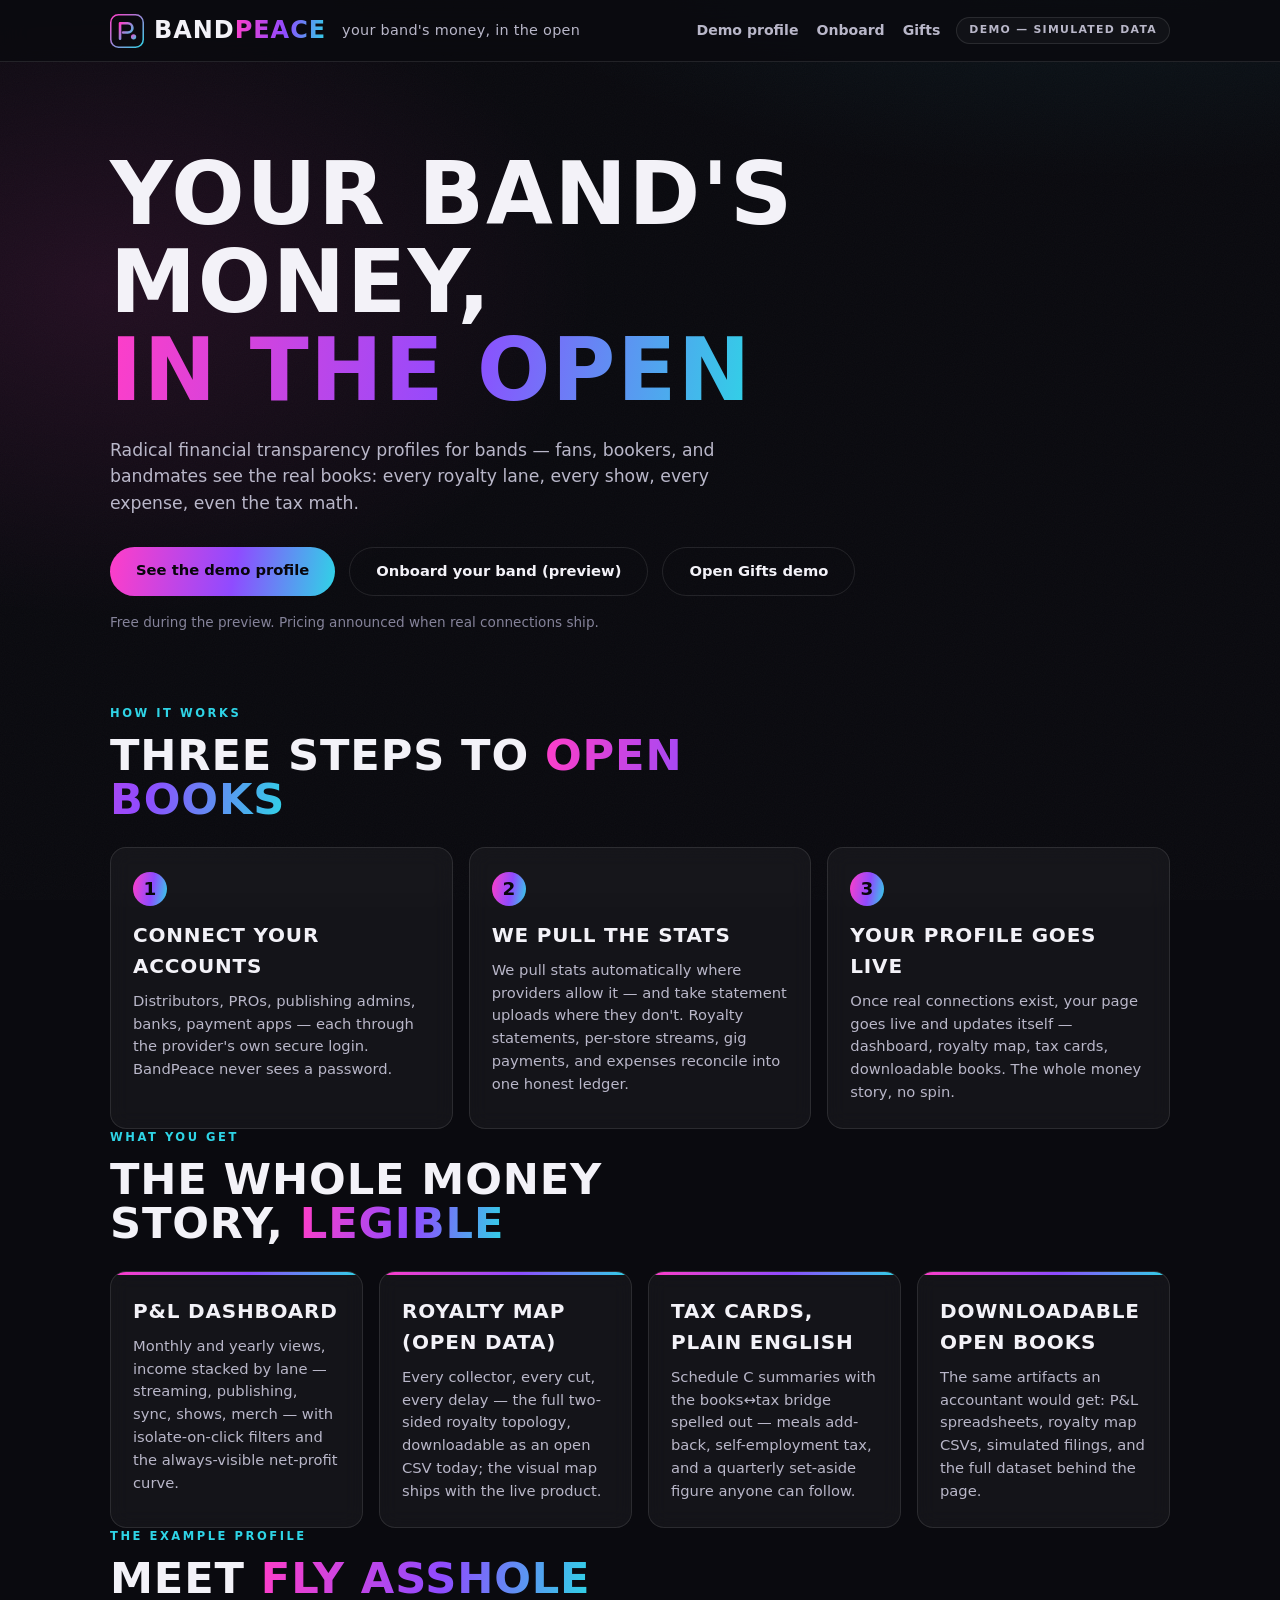
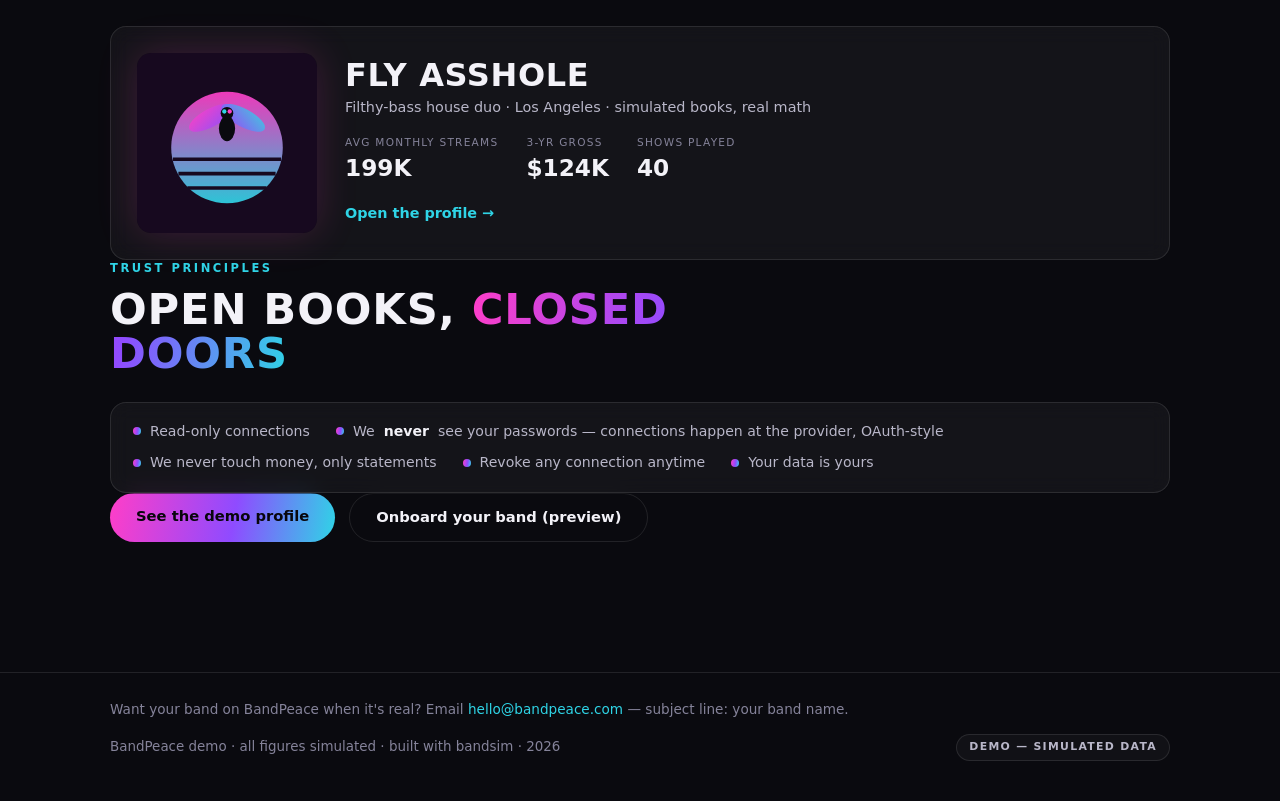
<file: docs/index.html>
<!DOCTYPE html>
<html lang="en">
<head>
<meta charset="utf-8">
<meta name="viewport" content="width=device-width, initial-scale=1">
<title>BandPeace — your band's money, in the open</title>
<meta name="description" content="BandPeace: radical financial transparency profiles for bands. Fans, bookers, and bandmates see the real books — streaming, publishing, shows, merch, taxes.">
<link rel="stylesheet" href="shared.css">
<link rel="stylesheet" href="landing.css">
<link rel="icon" href="data:image/svg+xml,%3Csvg xmlns='http://www.w3.org/2000/svg' viewBox='0 0 32 32'%3E%3Cdefs%3E%3ClinearGradient id='g' x1='0' y1='0' x2='1' y2='1'%3E%3Cstop offset='0' stop-color='%23ff3ec8'/%3E%3Cstop offset='1' stop-color='%232fd4e6'/%3E%3C/linearGradient%3E%3C/defs%3E%3Crect width='32' height='32' rx='7' fill='%230a0a0f'/%3E%3Cpath d='M9 24V8h13v4h-8v3h7v4h-7v5z' fill='url(%23g)'/%3E%3C/svg%3E">
</head>
<body>

<header class="site-header">
  <div class="wrap header-inner">
    <a class="wordmark" href="./" aria-label="BandPeace home">
      <svg class="logo" viewBox="0 0 44 44" aria-hidden="true" focusable="false">
        <defs>
          <linearGradient id="bp-grad" x1="0" y1="0" x2="1" y2="1">
            <stop offset="0" stop-color="#ff3ec8"/><stop offset="1" stop-color="#2fd4e6"/>
          </linearGradient>
        </defs>
        <rect x="1" y="1" width="42" height="42" rx="10" fill="none" stroke="url(#bp-grad)" stroke-width="2"/>
        <path d="M13 32V12h10a6 6 0 0 1 0 12h-6" fill="none" stroke="url(#bp-grad)" stroke-width="3.4" stroke-linecap="round" stroke-linejoin="round"/>
        <circle cx="30.5" cy="29.5" r="3.4" fill="url(#bp-grad)"/>
      </svg>
      <span class="wordmark-text">Band<em>Peace</em></span>
    </a>
    <p class="tagline">your band's money, in the open</p>
    <nav class="nav-links" aria-label="Site">
      <a href="fly-asshole/">Demo profile</a>
      <a href="onboard/">Onboard</a>
      <a href="gifts/">Gifts</a>
    </nav>
    <span class="demo-badge" title="BandPeace is a demo today — the example profile runs on simulated data.">DEMO — simulated data</span>
  </div>
</header>

<main>

  <!-- ── HERO ─────────────────────────────────────────────────────── -->
  <section class="hero wrap">
    <h1 class="display-h hero-h">Your band's money,<br><span class="grad-text">in the open</span></h1>
    <p class="hero-pitch">
      Radical financial transparency profiles for bands — fans, bookers, and
      bandmates see the real books: every royalty lane, every show, every
      expense, even the tax math.
    </p>
    <div class="hero-ctas">
      <a class="btn btn-primary" href="fly-asshole/">See the demo profile</a>
      <a class="btn btn-ghost" href="onboard/">Onboard your band (preview)</a>
      <a class="btn btn-ghost" href="gifts/">Open Gifts demo</a>
    </div>
    <p class="pricing-note">Free during the preview. Pricing announced when real connections ship.</p>
  </section>

  <!-- ── HOW IT WORKS ─────────────────────────────────────────────── -->
  <section class="wrap" aria-labelledby="how-title">
    <div class="section-head">
      <p class="kicker">How it works</p>
      <h2 id="how-title" class="display-h section-h">Three steps to <span class="grad-text">open books</span></h2>
    </div>
    <ol class="steps-grid">
      <li class="step-card glass">
        <span class="step-num">1</span>
        <h3>Connect your accounts</h3>
        <p>Distributors, PROs, publishing admins, banks, payment apps — each
        through the provider's own secure login. BandPeace never sees a password.</p>
      </li>
      <li class="step-card glass">
        <span class="step-num">2</span>
        <h3>We pull the stats</h3>
        <p>We pull stats automatically where providers allow it — and take
        statement uploads where they don't. Royalty statements, per-store
        streams, gig payments, and expenses reconcile into one honest ledger.</p>
      </li>
      <li class="step-card glass">
        <span class="step-num">3</span>
        <h3>Your profile goes live</h3>
        <p>Once real connections exist, your page goes live and updates itself —
        dashboard, royalty map, tax cards, downloadable books. The whole money
        story, no spin.</p>
      </li>
    </ol>
  </section>

  <!-- ── WHAT YOU GET ─────────────────────────────────────────────── -->
  <section class="wrap" aria-labelledby="get-title">
    <div class="section-head">
      <p class="kicker">What you get</p>
      <h2 id="get-title" class="display-h section-h">The whole money story, <span class="grad-text">legible</span></h2>
    </div>
    <div class="feature-grid">
      <article class="feature-card glass">
        <h3>P&amp;L dashboard</h3>
        <p>Monthly and yearly views, income stacked by lane — streaming,
        publishing, sync, shows, merch — with isolate-on-click filters and the
        always-visible net-profit curve.</p>
      </article>
      <article class="feature-card glass">
        <h3>Royalty Map (open data)</h3>
        <p>Every collector, every cut, every delay — the full two-sided royalty
        topology, downloadable as an open CSV today; the visual map ships with
        the live product.</p>
      </article>
      <article class="feature-card glass">
        <h3>Tax cards, plain English</h3>
        <p>Schedule C summaries with the books↔tax bridge spelled out — meals
        add-back, self-employment tax, and a quarterly set-aside figure anyone
        can follow.</p>
      </article>
      <article class="feature-card glass">
        <h3>Downloadable open books</h3>
        <p>The same artifacts an accountant would get: P&amp;L spreadsheets,
        royalty map CSVs, simulated filings, and the full dataset behind the
        page.</p>
      </article>
    </div>
  </section>

  <!-- ── EXAMPLE PROFILE ──────────────────────────────────────────── -->
  <section class="wrap" aria-labelledby="example-title">
    <div class="section-head">
      <p class="kicker">The example profile</p>
      <h2 id="example-title" class="display-h section-h">Meet <span class="grad-text">Fly Asshole</span></h2>
    </div>
    <a class="example-card glass" href="fly-asshole/">
      <svg class="example-art" viewBox="0 0 200 200" role="img" aria-label="Fly Asshole mini cover art: neon fly over a gradient sun">
        <defs>
          <linearGradient id="ex-sun" x1="0" y1="0" x2="0" y2="1">
            <stop offset="0" stop-color="#ff3ec8"/><stop offset="1" stop-color="#2fd4e6"/>
          </linearGradient>
          <linearGradient id="ex-wl" x1="0" y1="0" x2="1" y2="1">
            <stop offset="0" stop-color="#ff3ec8"/><stop offset="1" stop-color="#8f4bff"/>
          </linearGradient>
          <linearGradient id="ex-wr" x1="1" y1="0" x2="0" y2="1">
            <stop offset="0" stop-color="#2fd4e6"/><stop offset="1" stop-color="#8f4bff"/>
          </linearGradient>
        </defs>
        <rect width="200" height="200" rx="14" fill="#17091f"/>
        <circle cx="100" cy="105" r="62" fill="url(#ex-sun)" opacity=".92"/>
        <g stroke="#17091f" stroke-width="4">
          <line x1="40" y1="118" x2="160" y2="118"/>
          <line x1="46" y1="134" x2="154" y2="134"/>
          <line x1="56" y1="150" x2="144" y2="150"/>
        </g>
        <ellipse cx="82" cy="72" rx="27" ry="10" fill="url(#ex-wl)" opacity=".85" transform="rotate(-28 82 72)"/>
        <ellipse cx="118" cy="72" rx="27" ry="10" fill="url(#ex-wr)" opacity=".85" transform="rotate(28 118 72)"/>
        <ellipse cx="100" cy="84" rx="9" ry="14" fill="#0a0a0f"/>
        <circle cx="100" cy="67" r="7" fill="#0a0a0f"/>
        <circle cx="97" cy="65" r="2.4" fill="#2fd4e6"/>
        <circle cx="103" cy="65" r="2.4" fill="#ff3ec8"/>
      </svg>
      <div class="example-info">
        <h3 class="display-h">Fly Asshole</h3>
        <p class="example-meta">Filthy-bass house duo · Los Angeles · simulated books, real math</p>
        <dl class="example-stats">
          <div><dt>Avg monthly streams</dt><dd>199K</dd></div>
          <div><dt>3-yr gross</dt><dd>$124K</dd></div>
          <div><dt>Shows played</dt><dd>40</dd></div>
        </dl>
        <span class="example-cta">Open the profile →</span>
      </div>
    </a>
  </section>

  <!-- ── TRUST PRINCIPLES ─────────────────────────────────────────── -->
  <section class="wrap" aria-labelledby="trust-title">
    <div class="section-head">
      <p class="kicker">Trust principles</p>
      <h2 id="trust-title" class="display-h section-h">Open books, <span class="grad-text">closed doors</span></h2>
    </div>
    <ul class="trust-strip glass">
      <li>Read-only connections</li>
      <li>We <strong>never</strong> see your passwords — connections happen at the provider, OAuth-style</li>
      <li>We never touch money, only statements</li>
      <li>Revoke any connection anytime</li>
      <li>Your data is yours</li>
    </ul>
  </section>

  <!-- ── CTA ──────────────────────────────────────────────────────── -->
  <section class="wrap cta-final">
    <a class="btn btn-primary" href="fly-asshole/">See the demo profile</a>
    <a class="btn btn-ghost" href="onboard/">Onboard your band (preview)</a>
  </section>
</main>

<footer class="site-footer">
  <div class="wrap">
    <p class="waitlist-note">Want your band on BandPeace when it's real? Email
      <a href="mailto:hello@bandpeace.com">hello@bandpeace.com</a> — subject line: your band name.</p>
  </div>
  <div class="wrap footer-inner">
    <p>BandPeace demo · all figures simulated · built with bandsim · 2026</p>
    <span class="demo-badge">DEMO — simulated data</span>
  </div>
</footer>

</body>
</html>
</file>
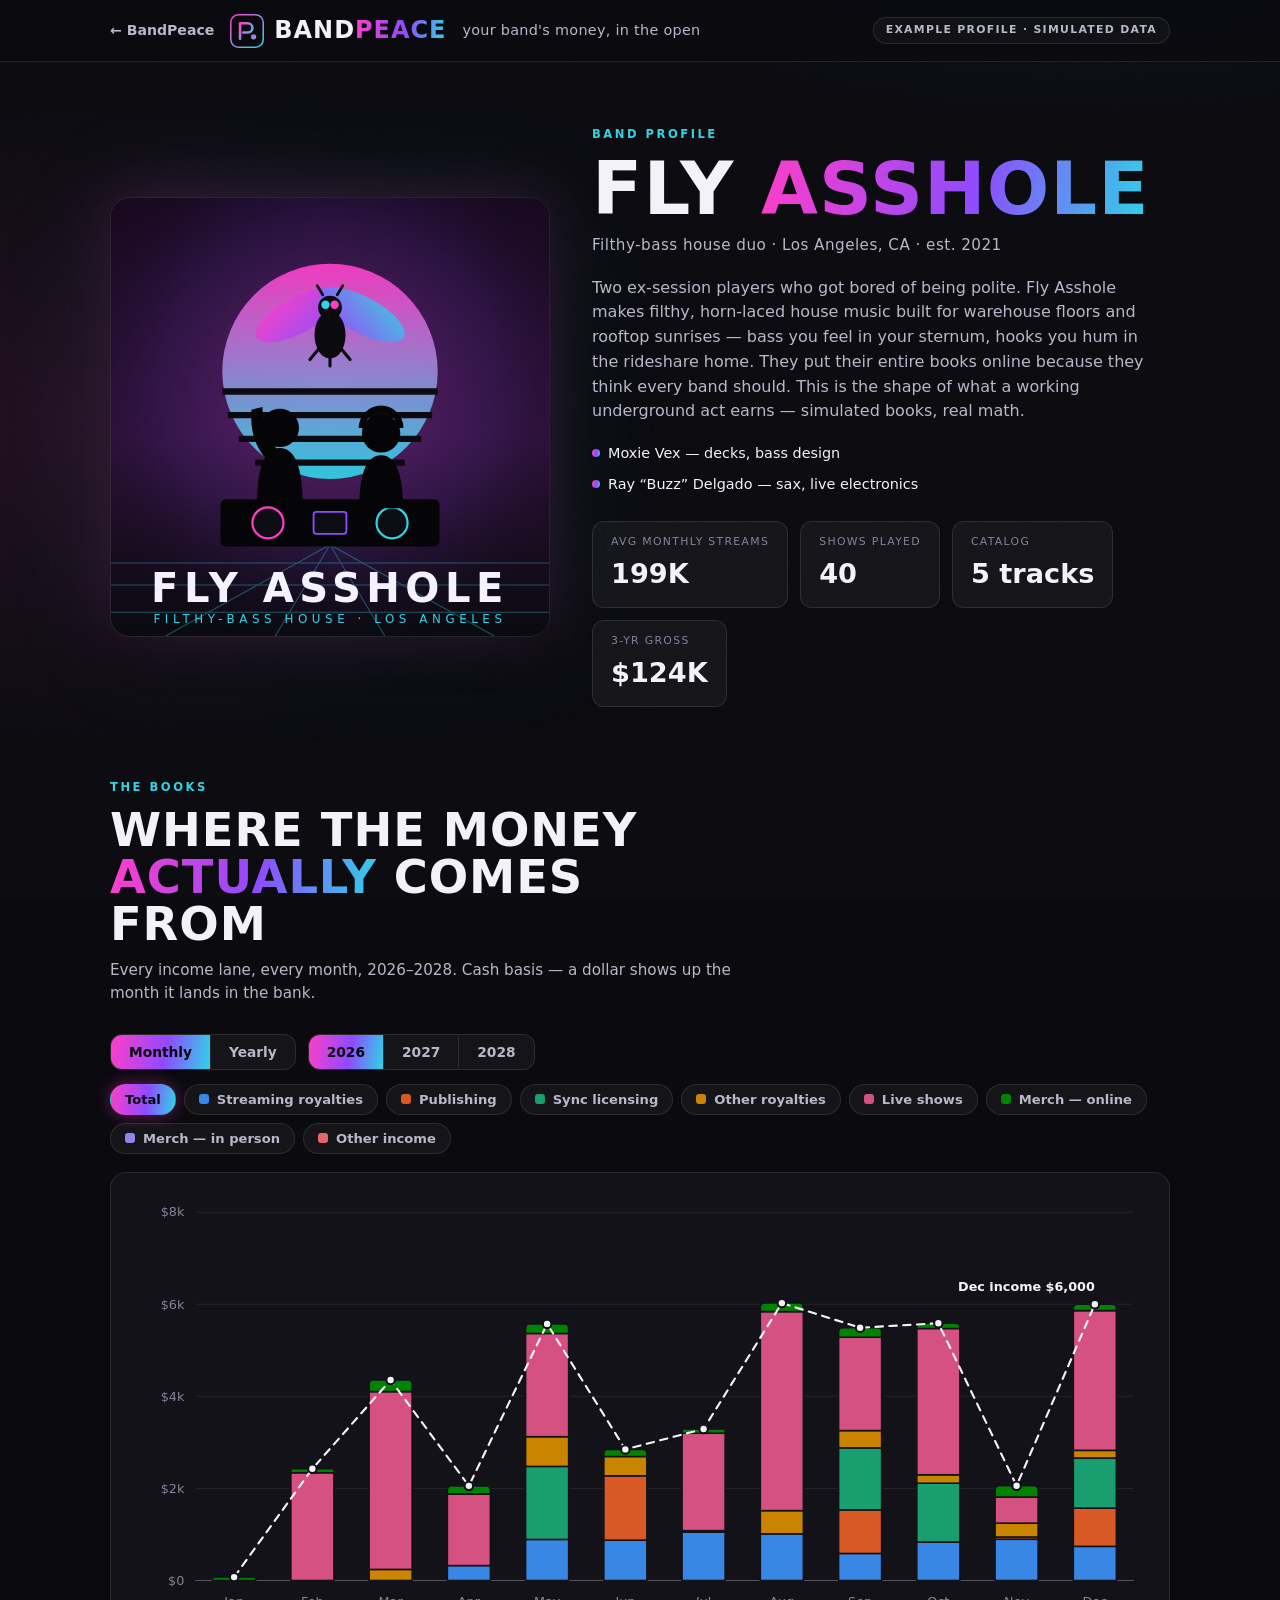
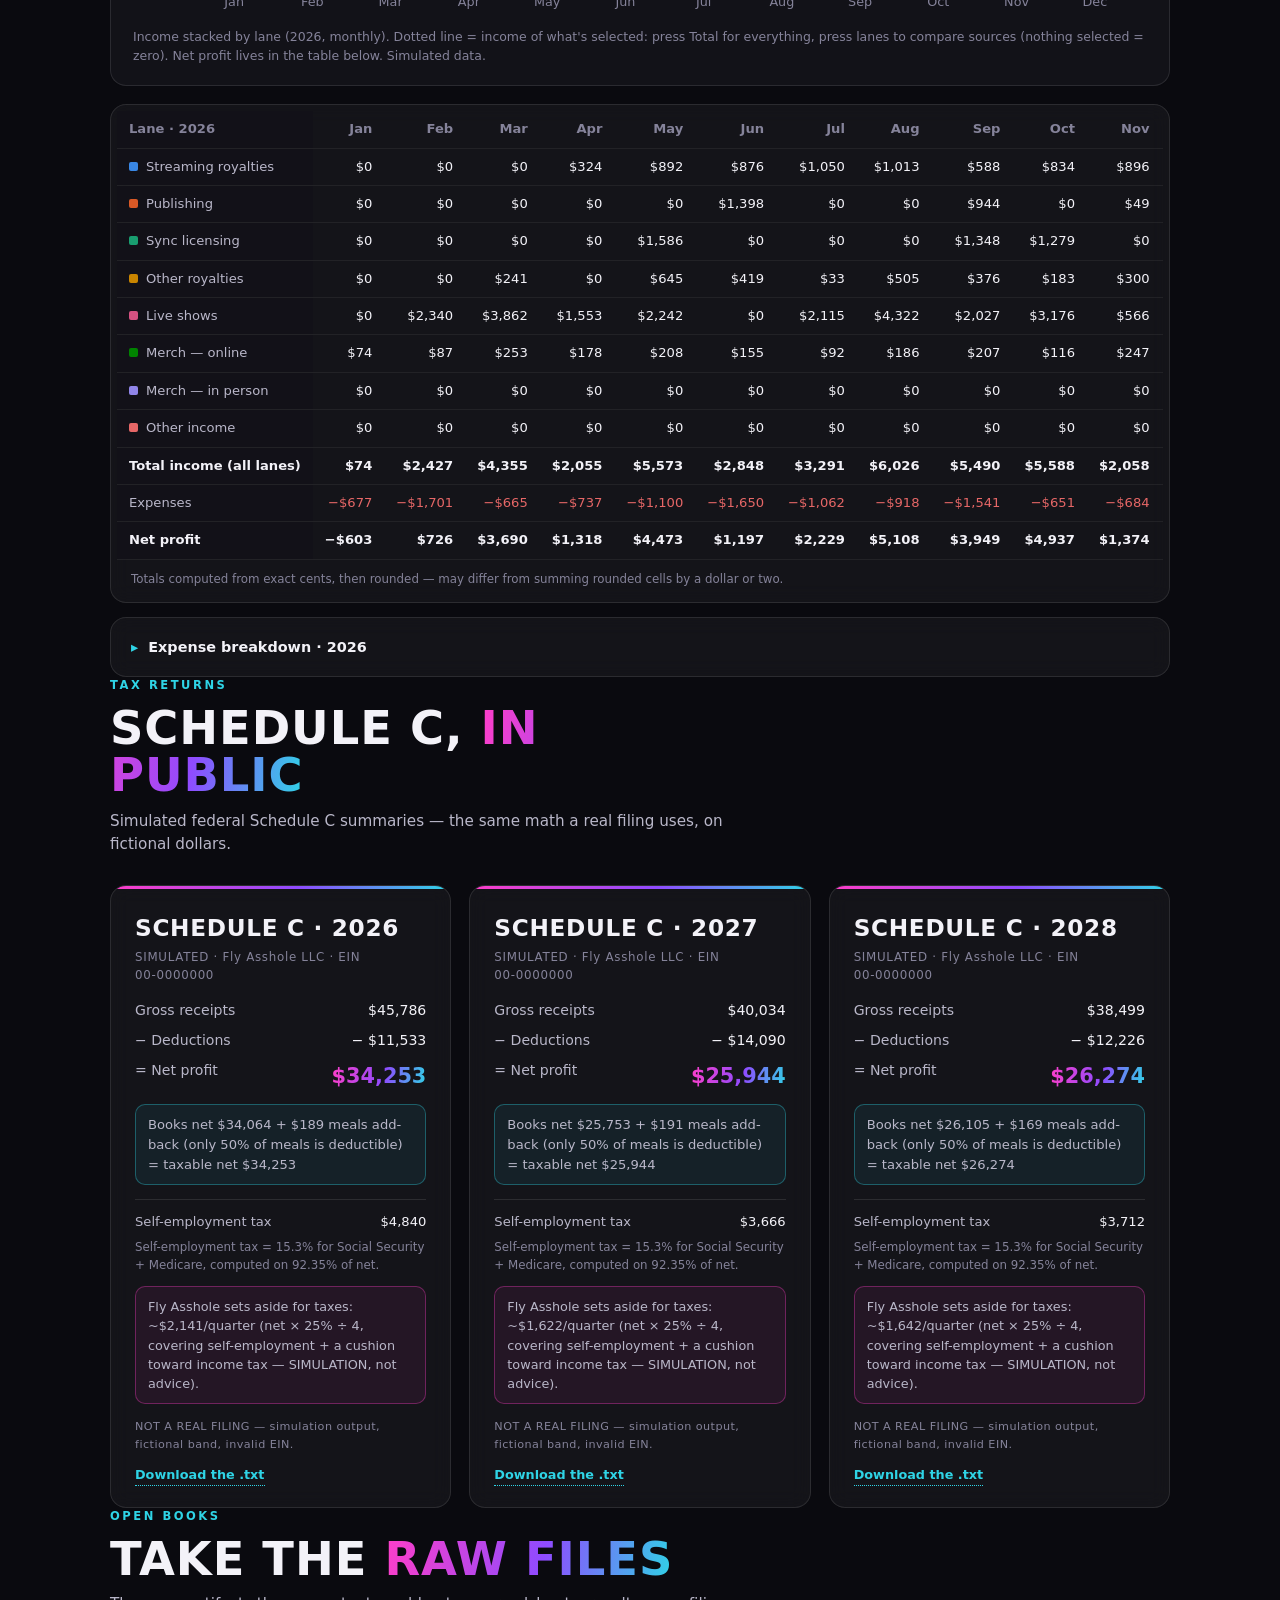
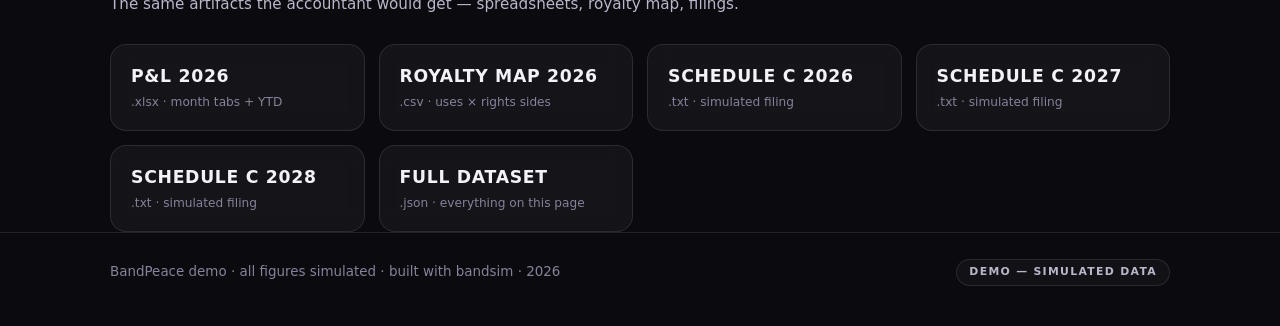
<file: docs/fly-asshole/index.html>
<!DOCTYPE html>
<html lang="en">
<head>
<meta charset="utf-8">
<meta name="viewport" content="width=device-width, initial-scale=1">
<title>BandPeace — Fly Asshole · your band's money, in the open</title>
<meta name="description" content="BandPeace demo profile: the full simulated finances of fictional band Fly Asshole — streaming, publishing, sync, shows, merch, taxes.">
<link rel="stylesheet" href="style.css">
<link rel="icon" href="data:image/svg+xml,%3Csvg xmlns='http://www.w3.org/2000/svg' viewBox='0 0 32 32'%3E%3Cdefs%3E%3ClinearGradient id='g' x1='0' y1='0' x2='1' y2='1'%3E%3Cstop offset='0' stop-color='%23ff3ec8'/%3E%3Cstop offset='1' stop-color='%232fd4e6'/%3E%3C/linearGradient%3E%3C/defs%3E%3Crect width='32' height='32' rx='7' fill='%230a0a0f'/%3E%3Cpath d='M9 24V8h13v4h-8v3h7v4h-7v5z' fill='url(%23g)'/%3E%3C/svg%3E">
</head>
<body>

<header class="site-header">
  <div class="wrap header-inner">
    <a class="home-link" href="../">← BandPeace</a>
    <a class="wordmark" href="../" aria-label="BandPeace home">
      <svg class="logo" viewBox="0 0 44 44" aria-hidden="true" focusable="false">
        <defs>
          <linearGradient id="bp-grad" x1="0" y1="0" x2="1" y2="1">
            <stop offset="0" stop-color="#ff3ec8"/><stop offset="1" stop-color="#2fd4e6"/>
          </linearGradient>
        </defs>
        <rect x="1" y="1" width="42" height="42" rx="10" fill="none" stroke="url(#bp-grad)" stroke-width="2"/>
        <path d="M13 32V12h10a6 6 0 0 1 0 12h-6" fill="none" stroke="url(#bp-grad)" stroke-width="3.4" stroke-linecap="round" stroke-linejoin="round"/>
        <circle cx="30.5" cy="29.5" r="3.4" fill="url(#bp-grad)"/>
      </svg>
      <span class="wordmark-text">Band<em>Peace</em></span>
    </a>
    <p class="tagline">your band's money, in the open</p>
    <span class="demo-badge" title="Every number on this page is generated by a simulation. The band is fictional.">Example profile · simulated data</span>
  </div>
</header>

<main id="top">

  <!-- ── BAND PROFILE ─────────────────────────────────────────────── -->
  <section class="profile wrap" aria-labelledby="band-name">
    <div class="profile-art-frame">
      <!-- Fly Asshole cover art — original inline SVG illustration -->
      <svg class="profile-art" viewBox="0 0 480 480" role="img"
           aria-label="Stylized cover art: two silhouetted musicians at DJ decks under a giant neon fly with gradient wings">
        <defs>
          <linearGradient id="fa-sky" x1="0" y1="0" x2="0" y2="1">
            <stop offset="0" stop-color="#17091f"/>
            <stop offset=".55" stop-color="#2a0f33"/>
            <stop offset="1" stop-color="#0a0a0f"/>
          </linearGradient>
          <linearGradient id="fa-wing-l" x1="0" y1="0" x2="1" y2="1">
            <stop offset="0" stop-color="#ff3ec8"/><stop offset="1" stop-color="#8f4bff"/>
          </linearGradient>
          <linearGradient id="fa-wing-r" x1="1" y1="0" x2="0" y2="1">
            <stop offset="0" stop-color="#2fd4e6"/><stop offset="1" stop-color="#8f4bff"/>
          </linearGradient>
          <linearGradient id="fa-sun" x1="0" y1="0" x2="0" y2="1">
            <stop offset="0" stop-color="#ff3ec8"/><stop offset="1" stop-color="#2fd4e6"/>
          </linearGradient>
          <radialGradient id="fa-glow" cx=".5" cy=".42" r=".65">
            <stop offset="0" stop-color="#ff3ec8" stop-opacity=".35"/>
            <stop offset=".6" stop-color="#8f4bff" stop-opacity=".12"/>
            <stop offset="1" stop-color="#000" stop-opacity="0"/>
          </radialGradient>
        </defs>

        <rect width="480" height="480" fill="url(#fa-sky)"/>
        <rect width="480" height="480" fill="url(#fa-glow)"/>

        <!-- neon sun disc -->
        <circle cx="240" cy="190" r="118" fill="url(#fa-sun)" opacity=".92"/>
        <g stroke="#0a0a0f" stroke-width="7">
          <line x1="122" y1="212" x2="358" y2="212"/>
          <line x1="128" y1="238" x2="352" y2="238"/>
          <line x1="140" y1="264" x2="340" y2="264"/>
          <line x1="158" y1="290" x2="322" y2="290"/>
        </g>

        <!-- the fly -->
        <g>
          <ellipse cx="205" cy="128" rx="52" ry="20" fill="url(#fa-wing-l)"
                   opacity=".85" transform="rotate(-28 205 128)"/>
          <ellipse cx="275" cy="128" rx="52" ry="20" fill="url(#fa-wing-r)"
                   opacity=".85" transform="rotate(28 275 128)"/>
          <ellipse cx="240" cy="150" rx="17" ry="26" fill="#0a0a0f"/>
          <circle cx="240" cy="120" r="13" fill="#0a0a0f"/>
          <circle cx="235" cy="117" r="4.6" fill="#2fd4e6"/>
          <circle cx="245" cy="117" r="4.6" fill="#ff3ec8"/>
          <path d="M232 106 L226 96 M248 106 L254 96" stroke="#0a0a0f" stroke-width="3" stroke-linecap="round"/>
          <path d="M228 165 l-10 12 M240 170 l0 14 M252 165 l10 12" stroke="#0a0a0f" stroke-width="3.4" stroke-linecap="round"/>
        </g>

        <!-- perspective floor -->
        <g stroke="#2fd4e6" stroke-width="1.1" opacity=".38">
          <line x1="0" y1="400" x2="480" y2="400"/>
          <line x1="0" y1="424" x2="480" y2="424"/>
          <line x1="0" y1="454" x2="480" y2="454"/>
          <line x1="240" y1="380" x2="60" y2="480"/>
          <line x1="240" y1="380" x2="180" y2="480"/>
          <line x1="240" y1="380" x2="300" y2="480"/>
          <line x1="240" y1="380" x2="420" y2="480"/>
        </g>

        <!-- the duo, silhouetted at the decks -->
        <g fill="#050508">
          <!-- decks table -->
          <rect x="120" y="330" width="240" height="52" rx="6"/>
          <circle cx="172" cy="356" r="17" fill="#0d0d14" stroke="#ff3ec8" stroke-width="2.4"/>
          <circle cx="308" cy="356" r="17" fill="#0d0d14" stroke="#2fd4e6" stroke-width="2.4"/>
          <rect x="222" y="344" width="36" height="24" rx="3" fill="#0d0d14" stroke="#8f4bff" stroke-width="2"/>
          <!-- left figure: arm up -->
          <circle cx="185" cy="252" r="21"/>
          <path d="M160 336 c0 -40 8 -62 25 -62 c17 0 25 22 25 62 z"/>
          <path d="M172 288 c-14 -14 -20 -34 -18 -56 l12 -3 c0 20 6 36 16 46 z"/>
          <!-- right figure: headphones, hand on deck -->
          <circle cx="296" cy="258" r="21"/>
          <path d="M272 340 c0 -38 8 -58 24 -58 c16 0 24 20 24 58 z"/>
          <path d="M292 284 l22 44 -10 6 -22 -42 z"/>
          <path d="M275 252 a21 21 0 0 1 42 0" fill="none" stroke="#050508" stroke-width="7"/>
        </g>

        <!-- title strip -->
        <g font-family="Avenir Next Condensed, Arial Narrow, system-ui, sans-serif" text-anchor="middle">
          <text x="240" y="443" fill="#f5f2ff" font-size="44" font-weight="800" letter-spacing="6">FLY ASSHOLE</text>
          <text x="240" y="466" fill="#2fd4e6" font-size="13" letter-spacing="5">FILTHY-BASS HOUSE · LOS ANGELES</text>
        </g>
      </svg>
    </div>

    <div class="profile-info">
      <p class="kicker">Band profile</p>
      <h1 id="band-name" class="band-name">Fly <span class="grad-text">Asshole</span></h1>
      <p class="band-meta">Filthy-bass house duo · Los Angeles, CA · est. 2021</p>
      <p class="band-bio">
        Two ex-session players who got bored of being polite. Fly Asshole makes
        filthy, horn-laced house music built for warehouse floors and rooftop
        sunrises — bass you feel in your sternum, hooks you hum in the rideshare
        home. They put their entire books online because they think every band
        should. This is the shape of what a working underground act earns —
        simulated books, real math.
      </p>
      <div class="members">
        <span class="member"><span class="member-dot" aria-hidden="true"></span>Moxie Vex — decks, bass design</span>
        <span class="member"><span class="member-dot" aria-hidden="true"></span>Ray “Buzz” Delgado — sax, live electronics</span>
      </div>
      <dl class="stats-row">
        <!-- injected by app.js from data.json meta.avg_monthly_streams
             (computed by scripts/export_data.py from the sim's distributor
             statements: 198,874 for seed 42 / 36 months) -->
        <div class="stat"><dt>Avg monthly streams</dt><dd id="stat-streams">199K</dd></div>
        <div class="stat"><dt>Shows played</dt><dd>40</dd></div>
        <div class="stat"><dt>Catalog</dt><dd>5 tracks</dd></div>
        <div class="stat"><dt>3-yr gross</dt><dd id="stat-gross">$124K</dd></div>
      </dl>
    </div>
  </section>

  <!-- ── MONEY ────────────────────────────────────────────────────── -->
  <section class="money wrap" aria-labelledby="money-title">
    <div class="section-head">
      <p class="kicker">The books</p>
      <h2 id="money-title">Where the money <span class="grad-text">actually</span> comes from</h2>
      <p class="section-sub">Every income lane, every month, 2026–2028. Cash basis — a dollar shows up the month it lands in the bank.</p>
    </div>

    <div class="controls" role="group" aria-label="Dashboard controls">
      <div class="segmented" role="group" aria-label="View">
        <button type="button" class="seg-btn" id="btn-monthly" aria-pressed="true">Monthly</button>
        <button type="button" class="seg-btn" id="btn-yearly" aria-pressed="false">Yearly</button>
      </div>
      <div class="segmented" role="group" aria-label="Year" id="year-picker">
        <button type="button" class="seg-btn year-btn" data-year="2026" aria-pressed="true">2026</button>
        <button type="button" class="seg-btn year-btn" data-year="2027" aria-pressed="false">2027</button>
        <button type="button" class="seg-btn year-btn" data-year="2028" aria-pressed="false">2028</button>
      </div>
    </div>

    <div class="chips" id="chips" role="group" aria-label="Income categories (multi-select filter and legend)"></div>

    <figure class="chart-card glass">
      <div id="chart" class="chart-host"></div>
      <div id="tooltip" class="tooltip" role="status" aria-live="polite" hidden></div>
      <figcaption class="chart-caption" id="chart-caption"></figcaption>
    </figure>

    <div class="table-card glass">
      <div class="table-scroll">
        <table id="money-table">
          <caption class="visually-hidden">Income by category, expenses and net profit</caption>
        </table>
      </div>
      <p class="table-footnote">Totals computed from exact cents, then rounded — may differ from summing rounded cells by a dollar or two.</p>
    </div>

    <details class="table-card glass expense-details" id="expense-details">
      <summary id="expense-summary">Expense breakdown</summary>
      <div class="table-scroll">
        <table id="expense-table">
          <caption class="visually-hidden">Business expenses by category — simulated data</caption>
        </table>
      </div>
      <p class="table-footnote">Business expenses only — the band's personal spending never touches these books.</p>
    </details>
  </section>

  <!-- ── TAX RETURNS ──────────────────────────────────────────────── -->
  <section class="taxes wrap" aria-labelledby="tax-title">
    <div class="section-head">
      <p class="kicker">Tax returns</p>
      <h2 id="tax-title">Schedule C, <span class="grad-text">in public</span></h2>
      <p class="section-sub">Simulated federal Schedule C summaries — the same math a real filing uses, on fictional dollars.</p>
    </div>
    <div class="tax-grid" id="tax-grid"></div>
  </section>

  <!-- ── DOWNLOADS ────────────────────────────────────────────────── -->
  <section class="downloads wrap" aria-labelledby="dl-title">
    <div class="section-head">
      <p class="kicker">Open books</p>
      <h2 id="dl-title">Take the <span class="grad-text">raw files</span></h2>
      <p class="section-sub">The same artifacts the accountant would get — spreadsheets, royalty map, filings.</p>
    </div>
    <div class="dl-grid">
      <a class="dl-btn glass" href="files/pnl_2026.xlsx" download>
        <span class="dl-name">P&amp;L 2026</span><span class="dl-type">.xlsx · month tabs + YTD</span>
      </a>
      <a class="dl-btn glass" href="files/royalty_map_2026.csv" download>
        <span class="dl-name">Royalty Map 2026</span><span class="dl-type">.csv · uses × rights sides</span>
      </a>
      <a class="dl-btn glass" href="files/schedule_c_2026_SIMULATED.txt" download>
        <span class="dl-name">Schedule C 2026</span><span class="dl-type">.txt · simulated filing</span>
      </a>
      <a class="dl-btn glass" href="files/schedule_c_2027_SIMULATED.txt" download>
        <span class="dl-name">Schedule C 2027</span><span class="dl-type">.txt · simulated filing</span>
      </a>
      <a class="dl-btn glass" href="files/schedule_c_2028_SIMULATED.txt" download>
        <span class="dl-name">Schedule C 2028</span><span class="dl-type">.txt · simulated filing</span>
      </a>
      <a class="dl-btn glass" href="data.json" id="dl-json" download="data.json">
        <span class="dl-name">Full dataset</span><span class="dl-type">.json · everything on this page</span>
      </a>
    </div>
  </section>
</main>

<footer class="site-footer">
  <div class="wrap footer-inner">
    <p>BandPeace demo · all figures simulated · built with bandsim · <span id="footer-year">2026</span></p>
    <span class="demo-badge">DEMO — simulated data</span>
  </div>
</footer>

<script src="app.js"></script>
</body>
</html>
</file>
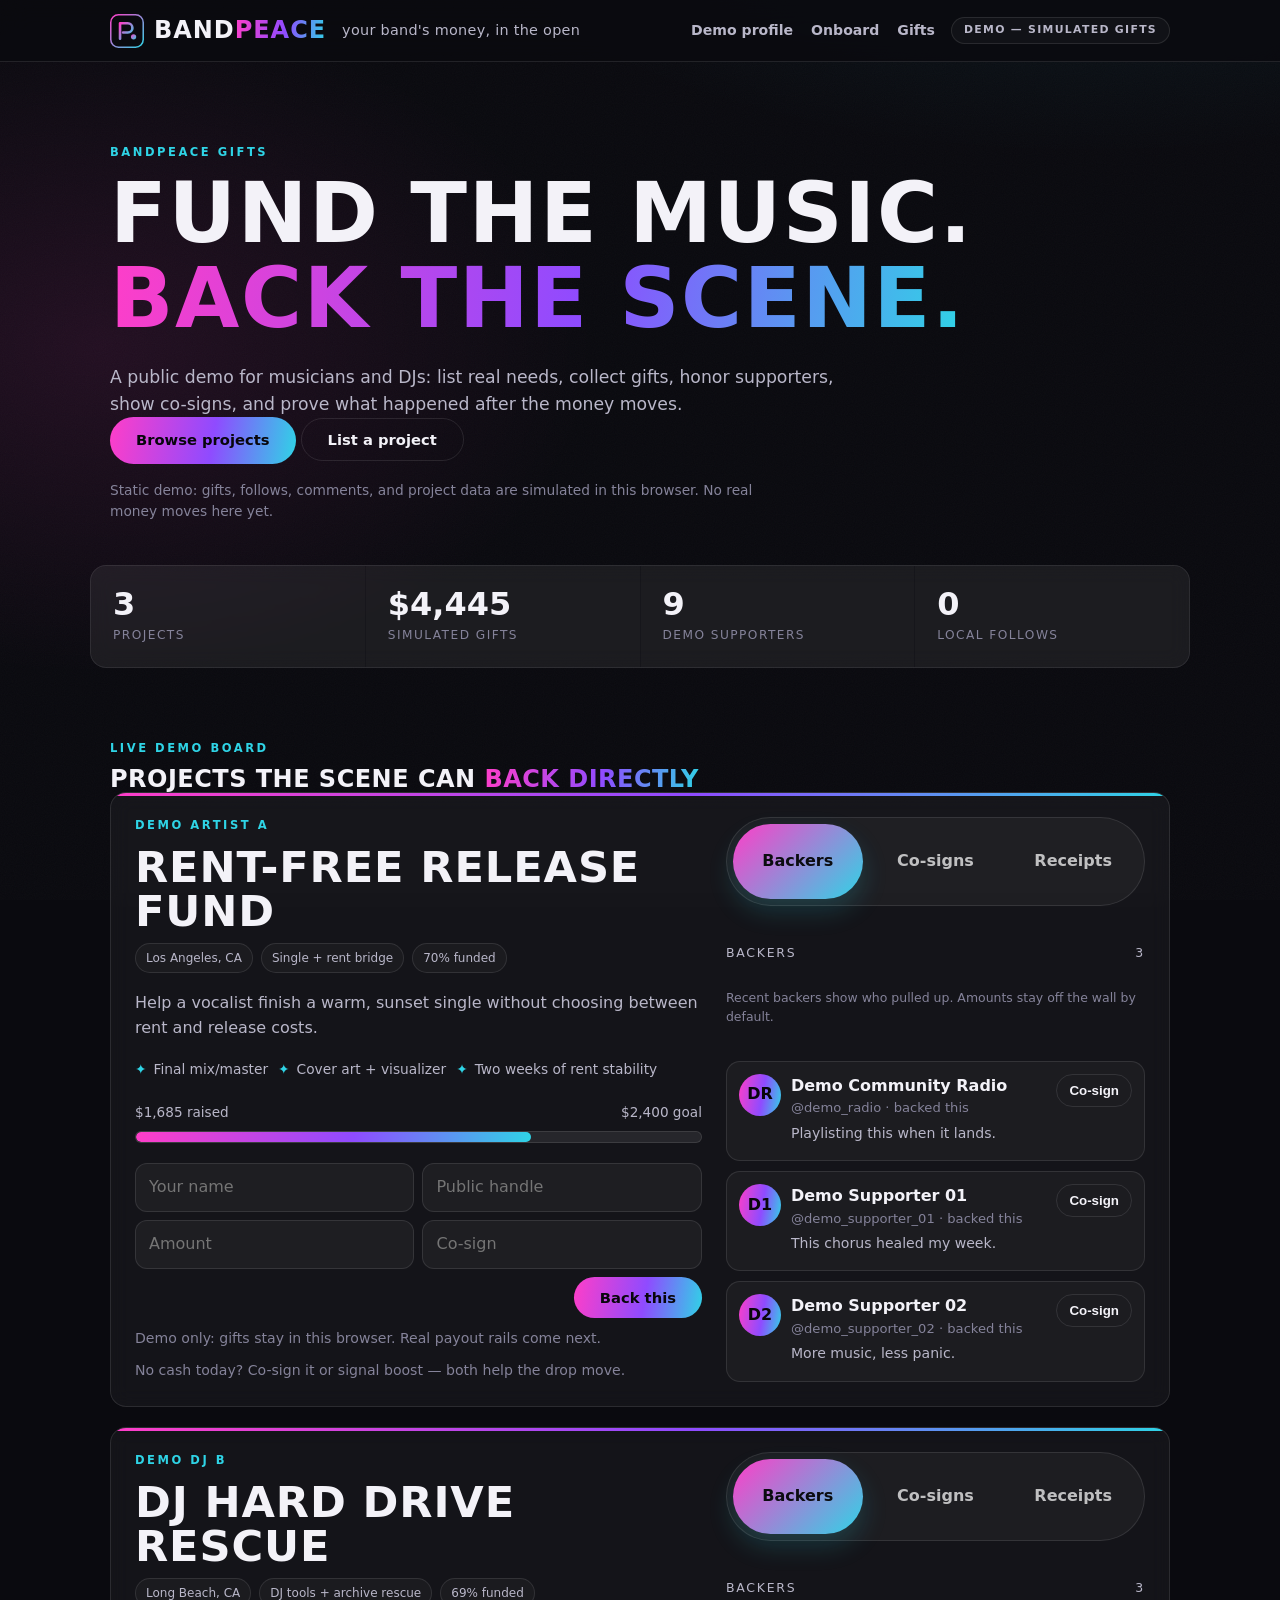
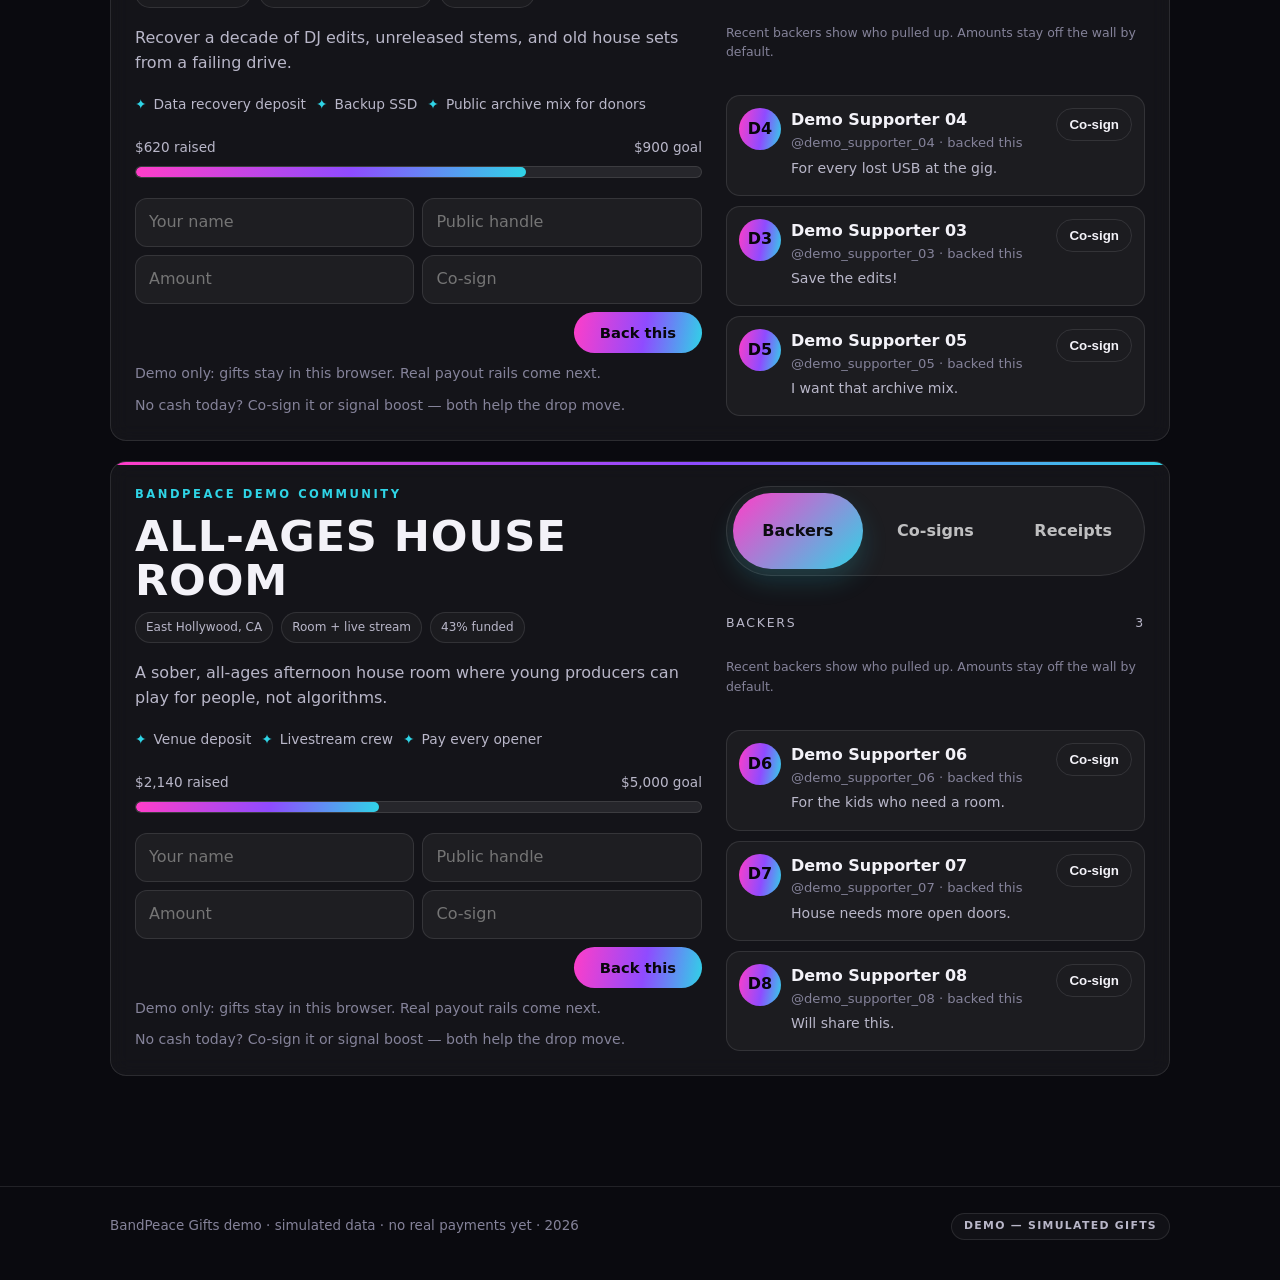
<file: docs/gifts/index.html>
<!DOCTYPE html>
<html lang="en">
<head>
<meta charset="utf-8">
<meta name="viewport" content="width=device-width, initial-scale=1">
<title>BandPeace Gifts — fund music, back the scene</title>
<meta name="description" content="BandPeace Gifts: a public demo for project gifts, supporter walls, co-signs, and receipts for musicians and DJs.">
<link rel="stylesheet" href="../shared.css">
<link rel="stylesheet" href="gifts.css">
<link rel="icon" href="data:image/svg+xml,%3Csvg xmlns='http://www.w3.org/2000/svg' viewBox='0 0 32 32'%3E%3Cdefs%3E%3ClinearGradient id='g' x1='0' y1='0' x2='1' y2='1'%3E%3Cstop offset='0' stop-color='%23ff3ec8'/%3E%3Cstop offset='1' stop-color='%232fd4e6'/%3E%3C/linearGradient%3E%3C/defs%3E%3Crect width='32' height='32' rx='7' fill='%230a0a0f'/%3E%3Cpath d='M8 25V7h10.5a6 6 0 0 1 1.8 11.7L25 25h-6l-4-5h-2v5z' fill='url(%23g)'/%3E%3C/svg%3E">
</head>
<body>
<header class="site-header">
  <div class="wrap header-inner">
    <a class="wordmark" href="../" aria-label="BandPeace home">
      <svg class="logo" viewBox="0 0 44 44" aria-hidden="true" focusable="false">
        <defs><linearGradient id="bp-grad" x1="0" y1="0" x2="1" y2="1"><stop offset="0" stop-color="#ff3ec8"/><stop offset="1" stop-color="#2fd4e6"/></linearGradient></defs>
        <rect x="1" y="1" width="42" height="42" rx="10" fill="none" stroke="url(#bp-grad)" stroke-width="2"/>
        <path d="M13 32V12h10a6 6 0 0 1 0 12h-6" fill="none" stroke="url(#bp-grad)" stroke-width="3.4" stroke-linecap="round" stroke-linejoin="round"/>
        <circle cx="30.5" cy="29.5" r="3.4" fill="url(#bp-grad)"/>
      </svg>
      <span class="wordmark-text">Band<em>Peace</em></span>
    </a>
    <p class="tagline">your band's money, in the open</p>
    <nav class="nav-links" aria-label="Site">
      <a href="../fly-asshole/">Demo profile</a>
      <a href="../onboard/">Onboard</a>
      <a href="./" aria-current="page">Gifts</a>
    </nav>
    <span class="demo-badge" title="BandPeace Gifts is simulated today. Actions stay in this browser.">DEMO — simulated gifts</span>
  </div>
</header>

<main>
  <section class="gifts-hero wrap">
    <p class="kicker">BandPeace Gifts</p>
    <h1 class="display-h gifts-title">Fund the music.<br><span class="grad-text">Back the scene.</span></h1>
    <p class="gifts-pitch">A public demo for musicians and DJs: list real needs, collect gifts, honor supporters, show co-signs, and prove what happened after the money moves.</p>
    <div class="hero-ctas">
      <a class="btn btn-primary" href="#projects">Browse projects</a>
      <button class="btn btn-ghost" type="button" data-open-submit>List a project</button>
    </div>
    <p class="demo-line">Static demo: gifts, follows, comments, and project data are simulated in this browser. No real money moves here yet.</p>
  </section>

  <section class="wrap stats-strip glass" aria-label="Gifts summary">
    <div><strong id="stat-projects">0</strong><span>projects</span></div>
    <div><strong id="stat-raised">$0</strong><span>simulated gifts</span></div>
    <div><strong id="stat-donors">0</strong><span>demo supporters</span></div>
    <div><strong id="stat-follows">0</strong><span>local follows</span></div>
  </section>

  <section id="projects" class="wrap projects-section" aria-labelledby="projects-title">
    <div class="section-head">
      <p class="kicker">Live demo board</p>
      <h2 id="projects-title" class="display-h section-h">Projects the scene can <span class="grad-text">back directly</span></h2>
    </div>
    <div id="project-list" class="project-grid" aria-live="polite"></div>
  </section>
</main>

<dialog id="submit-dialog" class="gift-dialog">
  <form method="dialog" class="glass dialog-card">
    <button class="dialog-x" value="close" aria-label="Close">×</button>
    <p class="kicker">List a project</p>
    <h2 class="display-h">Bring a need into the open</h2>
    <p>In the real product this would create a gift project with payout, tax, moderation, and proof checks. In this static demo, it previews the intake shape only.</p>
    <label>Project title <input name="title" placeholder="Tour van repair fund"></label>
    <label>Public handle <input name="handle" placeholder="yourband"></label>
    <label>What would the money unlock? <textarea name="why" rows="4" placeholder="Tell fans exactly what backing this makes possible."></textarea></label>
    <button class="btn btn-primary" value="preview">Save demo preview</button>
  </form>
</dialog>

<footer class="site-footer">
  <div class="wrap footer-inner">
    <p>BandPeace Gifts demo · simulated data · no real payments yet · 2026</p>
    <span class="demo-badge">DEMO — simulated gifts</span>
  </div>
</footer>

<script src="gifts.js?v=signal-boost"></script>
</body>
</html>
</file>
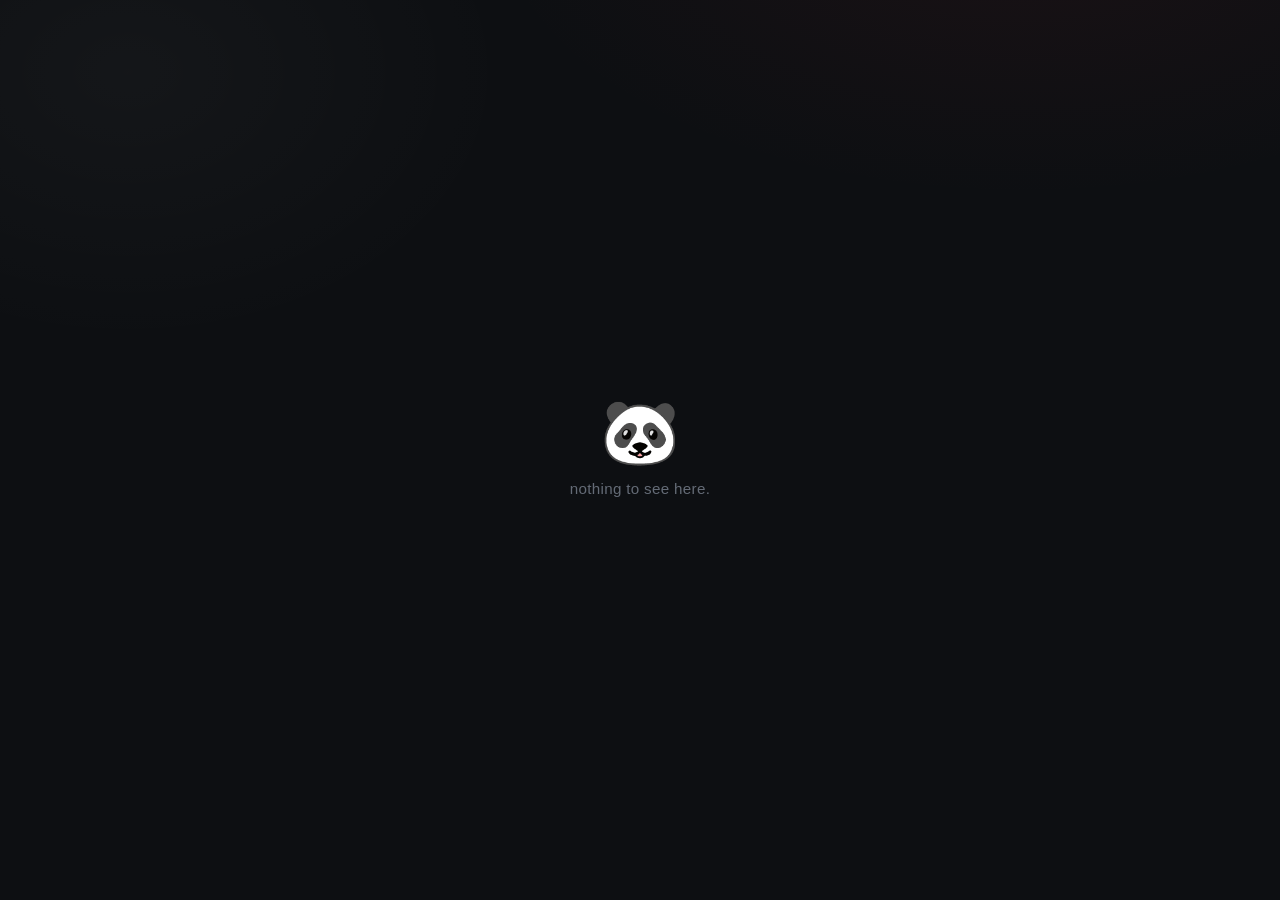
<file: docs/hq/index.html>
<!DOCTYPE html>
<html lang="en">
<head>
<meta charset="utf-8">
<meta name="viewport" content="width=device-width, initial-scale=1, viewport-fit=cover">
<meta name="robots" content="noindex, nofollow">
<meta name="theme-color" content="#0d0f12">
<title>🐼 HQ</title>
<link rel="icon" href="data:image/svg+xml,%3Csvg xmlns='http://www.w3.org/2000/svg' viewBox='0 0 32 32'%3E%3Crect width='32' height='32' rx='7' fill='%230d0f12'/%3E%3Ctext x='16' y='23' font-size='18' text-anchor='middle'%3E%F0%9F%90%BC%3C/text%3E%3C/svg%3E">
<link rel="stylesheet" href="hq.css">
</head>
<body>

<div id="app">

  <!-- Demo banner (demo mode only) -->
  <div id="demo-banner" class="demo-banner" hidden>DEMO — fake data, changes don't save</div>

  <!-- State 1 / 3: no key (or wrong key) — an easter egg, nothing more -->
  <section id="state-tease" class="center-state" hidden>
    <div class="tease-panda" aria-hidden="true">🐼</div>
    <p class="tease-text">nothing to see here.</p>
  </section>

  <!-- State 2: key is fine, engine not plugged in yet -->
  <section id="state-noengine" class="center-state" hidden>
    <div class="friendly-card">
      <div class="friendly-emoji" aria-hidden="true">🐼</div>
      <p>The board engine isn't plugged in yet — Wenzl has one setup step
      to run (<code>board-backend/setup-board.command</code>).</p>
    </div>
  </section>

  <!-- Live: first load -->
  <section id="state-loading" class="center-state" hidden>
    <div class="loading-panda" aria-hidden="true">🐼</div>
    <p class="loading-text">waking the board…</p>
  </section>

  <!-- Live: fetch failed with nothing to show -->
  <section id="state-retry" class="center-state" hidden>
    <div class="friendly-card">
      <div class="friendly-emoji" aria-hidden="true">🐼</div>
      <p>Can't reach the board right now.</p>
      <button id="retry-btn" class="retry-btn" type="button">try again</button>
    </div>
  </section>

  <!-- Landing: team picker -->
  <section id="view-landing" hidden>
    <header class="hq-header">
      <h1 class="hq-title"><span aria-hidden="true">🐼</span> PSYCHO PANDA HQ</h1>
    </header>
    <main class="landing-main">
      <div id="tile-grid" class="tile-grid"></div>
    </main>
  </section>

  <!-- Board: one person's (or Master's) card stack -->
  <section id="view-board" hidden>
    <header class="hq-header board-header">
      <button id="back-btn" class="icon-btn" type="button" aria-label="Back to team picker">←</button>
      <h1 id="board-title" class="board-title"></h1>
      <button id="refresh-btn" class="icon-btn refresh-btn" type="button" aria-label="Refresh">↻</button>
    </header>
    <main class="board-main">
      <div id="card-stack" class="card-stack"></div>
    </main>
    <button id="add-btn" class="add-btn" type="button" aria-label="Add a task">+</button>
  </section>

  <!-- Add-task sheet -->
  <div id="sheet-backdrop" class="sheet-backdrop" hidden>
    <form id="add-sheet" class="add-sheet">
      <div class="sheet-grip" aria-hidden="true"></div>
      <h2 class="sheet-title">New task</h2>
      <label class="sheet-label" for="add-title">What needs doing?</label>
      <input id="add-title" class="sheet-input" type="text" autocomplete="off"
             maxlength="200" placeholder="e.g. Confirm the venue" required>
      <div class="sheet-row">
        <div class="sheet-field">
          <label class="sheet-label" for="add-deadline">Deadline <span class="sheet-opt">(optional)</span></label>
          <input id="add-deadline" class="sheet-input" type="date">
        </div>
        <div class="sheet-field">
          <label class="sheet-label" for="add-owner">Who's on it?</label>
          <select id="add-owner" class="sheet-input"></select>
        </div>
      </div>
      <div class="sheet-actions">
        <button type="button" id="sheet-cancel" class="sheet-btn ghost">cancel</button>
        <button type="submit" id="sheet-save" class="sheet-btn primary">add it</button>
      </div>
    </form>
  </div>

  <!-- Toast -->
  <div id="toast" class="toast" role="status" hidden></div>

</div>

<!-- ── templates ─────────────────────────────────────────────────── -->

<template id="tpl-tile">
  <button class="tile" type="button">
    <span class="tile-emoji" aria-hidden="true"></span>
    <span class="tile-name"></span>
    <span class="tile-badge" hidden></span>
  </button>
</template>

<template id="tpl-card">
  <article class="card">
    <div class="card-main">
      <div class="card-body" role="button" tabindex="0">
        <h3 class="card-title"></h3>
        <div class="card-chips"></div>
        <p class="card-stamp" hidden></p>
      </div>
      <button class="done-circle" type="button">
        <svg class="check" viewBox="0 0 24 24" aria-hidden="true" focusable="false">
          <path d="M5 12.5l4.6 4.6L19 7.5" fill="none" stroke="currentColor"
                stroke-width="3" stroke-linecap="round" stroke-linejoin="round"/>
        </svg>
      </button>
    </div>
    <div class="card-drawer" hidden>
      <p class="drawer-details" hidden></p>
      <p class="drawer-notes" hidden></p>
      <form class="note-form">
        <input class="note-input" type="text" inputmode="text" autocomplete="off"
               enterkeyhint="send" maxlength="500" placeholder="add a note…">
        <button class="note-save" type="submit">Add</button>
      </form>
      <p class="drawer-meta"></p>
    </div>
  </article>
</template>

<template id="tpl-divider">
  <div class="done-divider" aria-hidden="true">
    <span class="done-divider-line"></span>
    <span class="done-divider-label">done ✓</span>
    <span class="done-divider-line"></span>
  </div>
</template>

<script src="config.js"></script>
<script src="hq.js"></script>
</body>
</html>
</file>
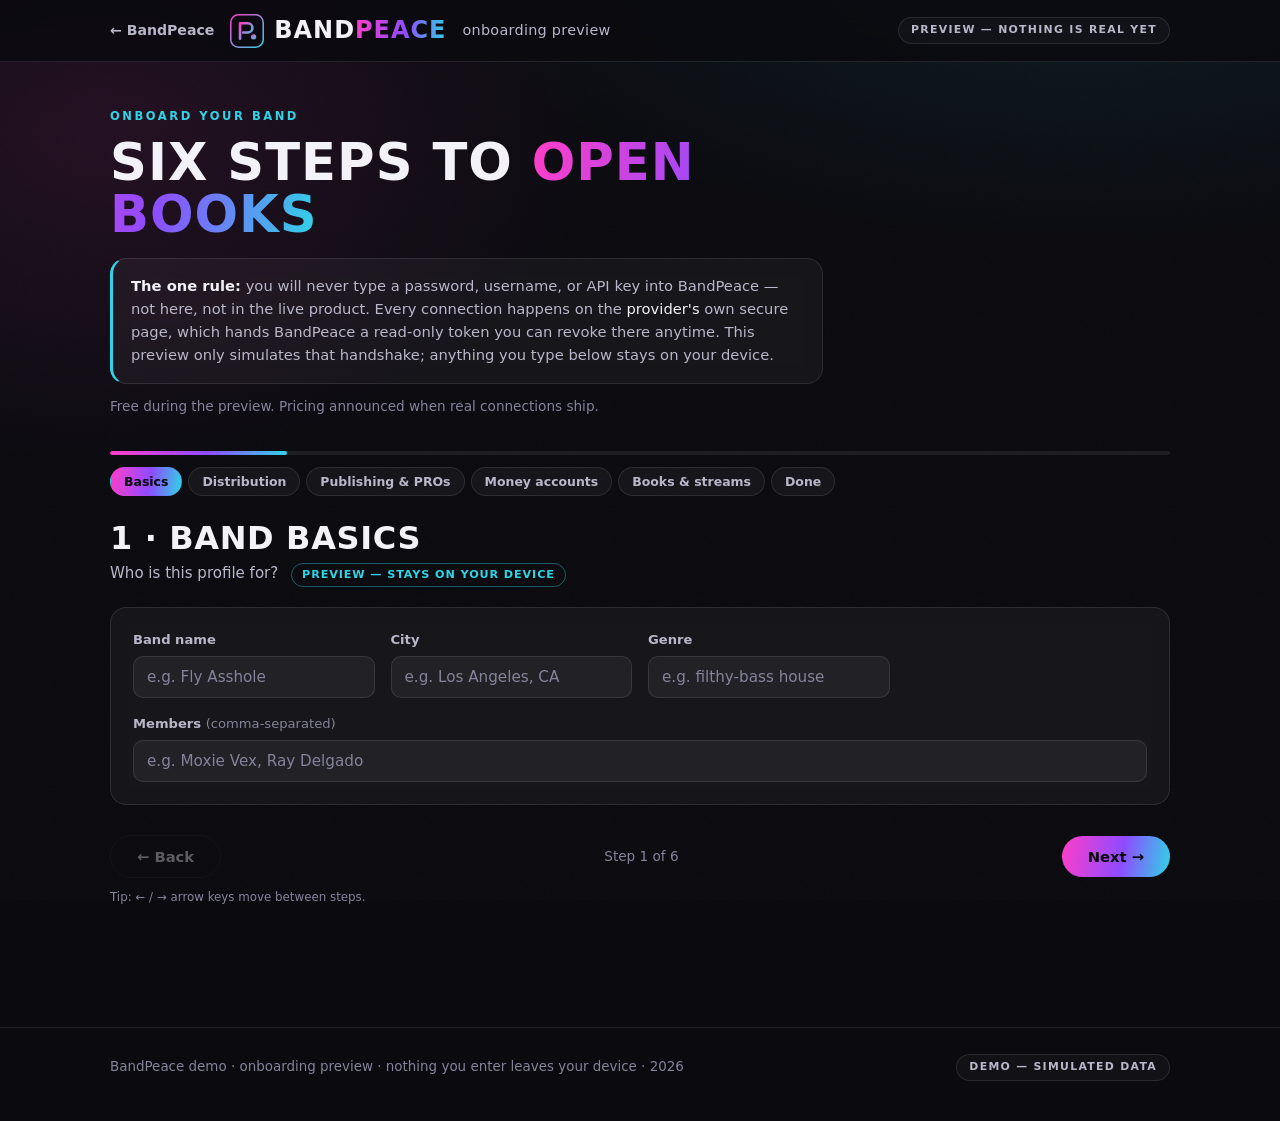
<file: docs/onboard/index.html>
<!DOCTYPE html>
<html lang="en">
<head>
<meta charset="utf-8">
<meta name="viewport" content="width=device-width, initial-scale=1">
<title>Onboard your band — BandPeace (preview)</title>
<meta name="description" content="BandPeace onboarding preview: how a band would connect its distributors, PROs, banks, and stats sources — without ever typing a password into BandPeace.">
<link rel="stylesheet" href="../shared.css">
<link rel="stylesheet" href="onboard.css">
<link rel="icon" href="data:image/svg+xml,%3Csvg xmlns='http://www.w3.org/2000/svg' viewBox='0 0 32 32'%3E%3Cdefs%3E%3ClinearGradient id='g' x1='0' y1='0' x2='1' y2='1'%3E%3Cstop offset='0' stop-color='%23ff3ec8'/%3E%3Cstop offset='1' stop-color='%232fd4e6'/%3E%3C/linearGradient%3E%3C/defs%3E%3Crect width='32' height='32' rx='7' fill='%230a0a0f'/%3E%3Cpath d='M9 24V8h13v4h-8v3h7v4h-7v5z' fill='url(%23g)'/%3E%3C/svg%3E">
</head>
<body>

<header class="site-header">
  <div class="wrap header-inner">
    <a class="home-link" href="../">← BandPeace</a>
    <a class="wordmark" href="../" aria-label="BandPeace home">
      <svg class="logo" viewBox="0 0 44 44" aria-hidden="true" focusable="false">
        <defs>
          <linearGradient id="bp-grad" x1="0" y1="0" x2="1" y2="1">
            <stop offset="0" stop-color="#ff3ec8"/><stop offset="1" stop-color="#2fd4e6"/>
          </linearGradient>
        </defs>
        <rect x="1" y="1" width="42" height="42" rx="10" fill="none" stroke="url(#bp-grad)" stroke-width="2"/>
        <path d="M13 32V12h10a6 6 0 0 1 0 12h-6" fill="none" stroke="url(#bp-grad)" stroke-width="3.4" stroke-linecap="round" stroke-linejoin="round"/>
        <circle cx="30.5" cy="29.5" r="3.4" fill="url(#bp-grad)"/>
      </svg>
      <span class="wordmark-text">Band<em>Peace</em></span>
    </a>
    <p class="tagline">onboarding preview</p>
    <span class="demo-badge">PREVIEW — nothing is real yet</span>
  </div>
</header>

<main class="wrap onboard-main">

  <div class="onboard-head">
    <p class="kicker">Onboard your band</p>
    <h1 class="display-h onboard-h">Six steps to <span class="grad-text">open books</span></h1>
    <p class="principle glass">
      <strong>The one rule:</strong> you will never type a password, username, or
      API key into BandPeace — not here, not in the live product. Every
      connection happens on the <em>provider's</em> own secure page, which hands
      BandPeace a read-only token you can revoke there anytime. This preview
      only simulates that handshake; anything you type below stays on your
      device.
    </p>
    <p class="pricing-note">Free during the preview. Pricing announced when real connections ship.</p>
  </div>

  <!-- progress -->
  <nav class="progress" aria-label="Onboarding steps">
    <div class="progress-bar" aria-hidden="true"><div class="progress-fill" id="progress-fill"></div></div>
    <ol class="progress-steps" id="progress-steps">
      <li><button type="button" data-step="1">Basics</button></li>
      <li><button type="button" data-step="2">Distribution</button></li>
      <li><button type="button" data-step="3">Publishing &amp; PROs</button></li>
      <li><button type="button" data-step="4">Money accounts</button></li>
      <li><button type="button" data-step="5">Books &amp; streams</button></li>
      <li><button type="button" data-step="6">Done</button></li>
    </ol>
  </nav>

  <!-- ── STEP 1: band basics ─────────────────────────────────────── -->
  <section class="step-panel" data-step="1" aria-labelledby="step1-h">
    <h2 id="step1-h" class="step-h display-h" tabindex="-1">1 · Band basics</h2>
    <p class="step-sub">Who is this profile for? <span class="local-note">preview — stays on your device</span></p>
    <form class="basics-form glass" id="basics-form" autocomplete="off">
      <div class="field">
        <label for="f-name">Band name</label>
        <input type="text" id="f-name" name="name" placeholder="e.g. Fly Asshole" maxlength="60">
      </div>
      <div class="field">
        <label for="f-city">City</label>
        <input type="text" id="f-city" name="city" placeholder="e.g. Los Angeles, CA" maxlength="60">
      </div>
      <div class="field">
        <label for="f-genre">Genre</label>
        <input type="text" id="f-genre" name="genre" placeholder="e.g. filthy-bass house" maxlength="60">
      </div>
      <div class="field field-wide">
        <label for="f-members">Members <span class="hint">(comma-separated)</span></label>
        <input type="text" id="f-members" name="members" placeholder="e.g. Moxie Vex, Ray Delgado" maxlength="160">
      </div>
    </form>
  </section>

  <!-- ── STEPS 2–5: provider connect grids (built by onboard.js) ──── -->
  <section class="step-panel" data-step="2" aria-labelledby="step2-h" hidden>
    <h2 id="step2-h" class="step-h display-h" tabindex="-1">2 · Distribution</h2>
    <p class="step-sub">Where your recordings earn. Connections are read-only, made at the provider.</p>
    <div class="provider-grid" data-group="distribution"></div>
  </section>

  <section class="step-panel" data-step="3" aria-labelledby="step3-h" hidden>
    <h2 id="step3-h" class="step-h display-h" tabindex="-1">3 · Publishing &amp; PROs</h2>
    <p class="step-sub">The composition side — the slow, quarterly money.</p>
    <div class="provider-grid" data-group="publishing"></div>
  </section>

  <section class="step-panel" data-step="4" aria-labelledby="step4-h" hidden>
    <h2 id="step4-h" class="step-h display-h" tabindex="-1">4 · Money accounts</h2>
    <p class="step-sub">Where gig money lands and expenses leave. Read-only, always.</p>
    <div class="provider-grid" data-group="money"></div>
  </section>

  <section class="step-panel" data-step="5" aria-labelledby="step5-h" hidden>
    <h2 id="step5-h" class="step-h display-h" tabindex="-1">5 · Books &amp; streams</h2>
    <p class="step-sub">Your existing books and listener stats, if you have them.</p>
    <div class="provider-grid" data-group="stats"></div>
  </section>

  <!-- ── STEP 6: done ────────────────────────────────────────────── -->
  <section class="step-panel" data-step="6" aria-labelledby="step6-h" hidden>
    <h2 id="step6-h" class="step-h display-h" tabindex="-1">6 · Done — here's the shape of your page</h2>
    <p class="step-sub">Once live, your page would build itself from these.</p>

    <div class="preview-skeleton glass" id="preview-skeleton">
      <!-- filled by onboard.js from step-1 inputs + connected sources -->
    </div>

    <div class="honest-card glass">
      <h3>Honest closing note</h3>
      <p>BandPeace is a demo today — no real connections exist yet. The example
      profile shows what your page becomes.</p>
      <p class="waitlist-note">Want your band on BandPeace when it's real? Email
        <a href="mailto:hello@bandpeace.com">hello@bandpeace.com</a> — subject line: your band name.</p>
      <a class="btn btn-primary" href="../fly-asshole/">See the example profile</a>
    </div>
  </section>

  <!-- wizard nav -->
  <div class="wizard-nav">
    <button type="button" class="btn btn-ghost" id="btn-back">← Back</button>
    <span class="wizard-pos" id="wizard-pos" aria-live="polite">Step 1 of 6</span>
    <button type="button" class="btn btn-primary" id="btn-next">Next →</button>
  </div>
  <p class="kbd-hint">Tip: ← / → arrow keys move between steps.</p>
</main>

<!-- connect modal -->
<dialog id="connect-modal" class="connect-modal" aria-labelledby="modal-title">
  <h3 id="modal-title">Connect <span id="modal-provider">Provider</span></h3>
  <p id="modal-body" class="modal-body"></p>
  <p class="modal-note">No password, username, or key is ever entered on BandPeace — by principle.</p>
  <div class="modal-actions">
    <button type="button" class="btn btn-primary" id="modal-simulate">Simulate connection</button>
    <button type="button" class="btn btn-ghost" id="modal-cancel">Cancel</button>
  </div>
</dialog>

<footer class="site-footer">
  <div class="wrap footer-inner">
    <p>BandPeace demo · onboarding preview · nothing you enter leaves your device · 2026</p>
    <span class="demo-badge">DEMO — simulated data</span>
  </div>
</footer>

<script src="onboard.js"></script>
</body>
</html>
</file>
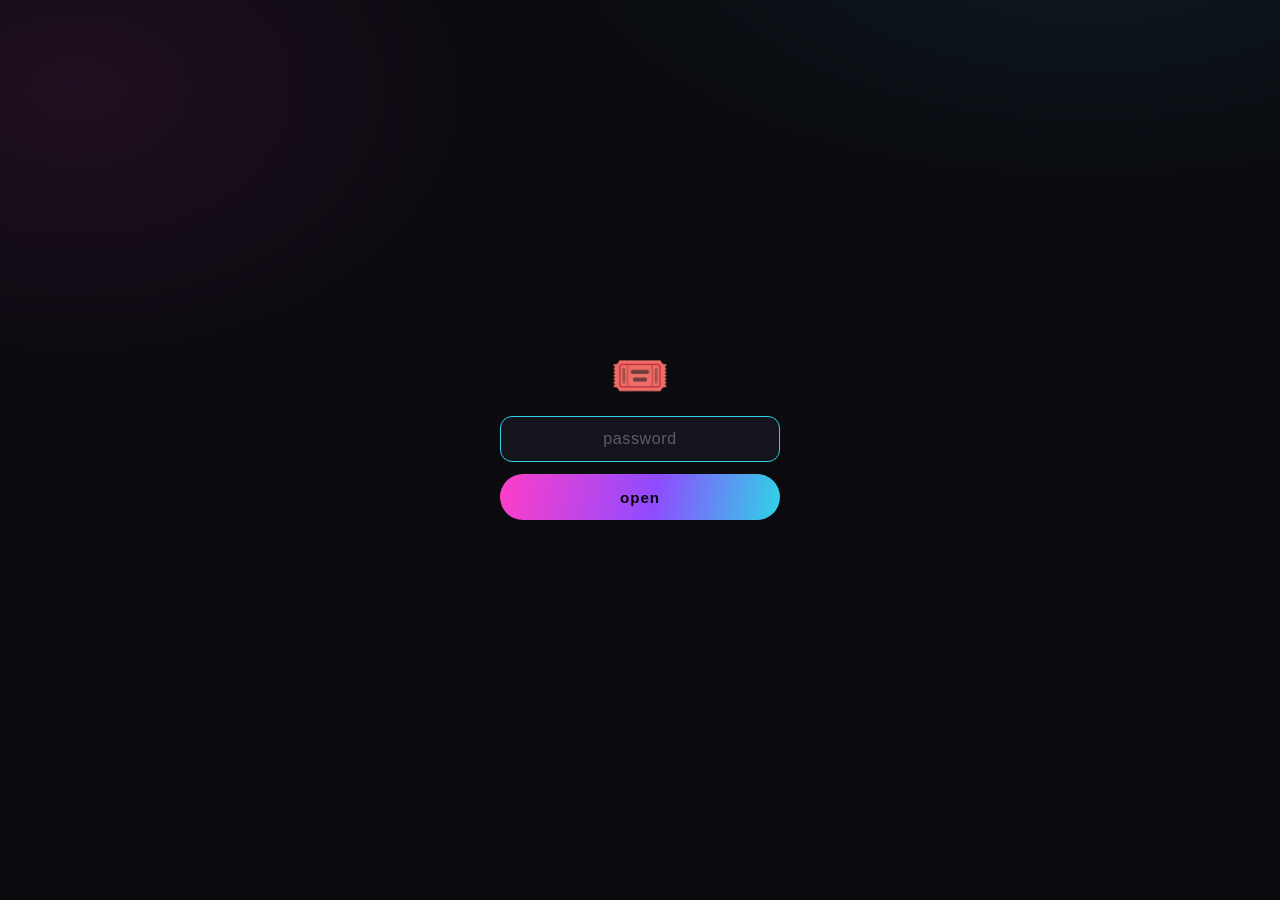
<file: docs/shows/index.html>
<!DOCTYPE html>
<html lang="en">
<head>
<meta charset="utf-8">
<meta name="viewport" content="width=device-width, initial-scale=1, viewport-fit=cover">
<meta name="robots" content="noindex, nofollow">
<meta name="theme-color" content="#0a0a0f">
<title>Shows</title>
<link rel="icon" href="data:image/svg+xml,%3Csvg xmlns='http://www.w3.org/2000/svg' viewBox='0 0 32 32'%3E%3Crect width='32' height='32' rx='7' fill='%230a0a0f'/%3E%3Ctext x='16' y='23' font-size='17' text-anchor='middle'%3E%F0%9F%8E%9F%3C/text%3E%3C/svg%3E">
<link rel="stylesheet" href="shows.css">
</head>
<body>

<div id="app">

  <div id="demo-banner" class="demo-banner" hidden>DEMO — made-up shows, nothing real</div>

  <!-- The way in. Deliberately says nothing about what's behind it. -->
  <section id="state-login" class="center-state" hidden>
    <form id="login-form" class="login-card">
      <div class="login-mark" aria-hidden="true">🎟️</div>
      <label class="visually-hidden" for="login-pw">Password</label>
      <input id="login-pw" class="login-input" type="password" name="password"
             autocomplete="current-password" enterkeyhint="go"
             autocapitalize="off" autocorrect="off" spellcheck="false"
             placeholder="password" required>
      <button id="login-go" class="login-btn" type="submit">open</button>
      <p id="login-msg" class="login-msg" role="status"></p>
    </form>
  </section>

  <!-- A browser too old (or a page served over plain http) to do the maths. -->
  <section id="state-nocrypto" class="center-state" hidden>
    <div class="friendly-card">
      <div class="friendly-emoji" aria-hidden="true">🎟️</div>
      <p>This browser can't unlock the page. Open
      <code>https://bandpeace.com/shows/</code> in Safari or Chrome.</p>
    </div>
  </section>

  <!-- Key is fine, engine not plugged in yet -->
  <section id="state-noengine" class="center-state" hidden>
    <div class="friendly-card">
      <div class="friendly-emoji" aria-hidden="true">🎟️</div>
      <p>The shows engine isn't plugged in yet — there's one setup step to run
      (<code>board-backend/setup-board.command</code>).</p>
    </div>
  </section>

  <section id="state-loading" class="center-state" hidden>
    <div class="loading-mark" aria-hidden="true">🎟️</div>
    <p class="loading-text">pulling up the shows…</p>
  </section>

  <section id="state-retry" class="center-state" hidden>
    <div class="friendly-card">
      <div class="friendly-emoji" aria-hidden="true">🎟️</div>
      <p>Can't reach the shows right now.</p>
      <button id="retry-btn" class="retry-btn" type="button">try again</button>
    </div>
  </section>

  <!-- ── the list of shows ──────────────────────────────────────── -->
  <section id="view-list" hidden>
    <header class="top">
      <h1 class="top-title">SHOWS</h1>
      <button id="list-refresh" class="icon-btn refresh-btn" type="button" aria-label="Refresh">↻</button>
    </header>
    <main class="list-main">
      <div id="show-list" class="show-list"></div>
      <p id="list-empty" class="empty-note" hidden>
        No shows on here yet. Send Edward a screenshot and the first one appears.
      </p>
      <p id="list-stamp" class="stamp"></p>
    </main>
  </section>

  <!-- ── one show ───────────────────────────────────────────────── -->
  <section id="view-show" hidden>
    <div class="show-sticky">
    <header class="top show-top">
      <button id="back-btn" class="icon-btn" type="button" aria-label="Back to all shows">←</button>
      <div class="show-headings">
        <h1 id="show-title" class="show-title"></h1>
        <p id="show-sub" class="show-sub"></p>
      </div>
      <button id="show-refresh" class="icon-btn refresh-btn" type="button" aria-label="Refresh">↻</button>
    </header>

    <nav class="tabs" role="tablist" aria-label="Show logistics">
      <button class="tab" type="button" role="tab" id="tab-travel" aria-controls="panel" data-tab="travel">
        <span class="tab-label">Travel</span><span class="tab-count"></span>
      </button>
      <button class="tab" type="button" role="tab" id="tab-hotel" aria-controls="panel" data-tab="hotel">
        <span class="tab-label">Hotel</span><span class="tab-count"></span>
      </button>
      <button class="tab" type="button" role="tab" id="tab-backstage" aria-controls="panel" data-tab="backstage">
        <span class="tab-label">Backstage</span><span class="tab-count"></span>
      </button>
      <span id="tab-ink" class="tab-ink" aria-hidden="true"></span>
    </nav>
    </div>

    <main class="show-main">
      <div id="show-when" class="when-strip" hidden></div>
      <div id="panel" class="panel" role="tabpanel"></div>
      <p id="show-notes" class="show-notes" hidden></p>
      <p id="show-stamp" class="stamp"></p>
    </main>
  </section>

  <div id="toast" class="toast" role="status" hidden></div>

</div>

<!-- ── templates ─────────────────────────────────────────────────── -->

<template id="tpl-show-card">
  <button class="show-card" type="button">
    <span class="date-block">
      <span class="date-mon"></span>
      <span class="date-day"></span>
      <span class="date-yr"></span>
    </span>
    <span class="card-body">
      <span class="card-top">
        <span class="card-title"></span>
        <span class="card-when"></span>
      </span>
      <span class="card-where"></span>
      <span class="card-headline" hidden></span>
      <span class="card-tabs">
        <span class="card-status" hidden></span>
      </span>
    </span>
  </button>
</template>

<template id="tpl-item">
  <article class="item">
    <header class="item-head">
      <span class="item-icon" aria-hidden="true"></span>
      <span class="item-heads">
        <span class="item-title"></span>
        <span class="item-sub" hidden></span>
      </span>
    </header>
    <div class="item-when" hidden></div>
    <div class="item-rows"></div>
    <div class="item-actions"></div>
  </article>
</template>

<template id="tpl-run">
  <article class="item run">
    <header class="item-head">
      <span class="item-icon" aria-hidden="true">🕗</span>
      <span class="item-heads"><span class="item-title">Run of show</span></span>
    </header>
    <ol class="run-list"></ol>
  </article>
</template>

<script src="config.js"></script>
<script src="shows.js"></script>
</body>
</html>
</file>
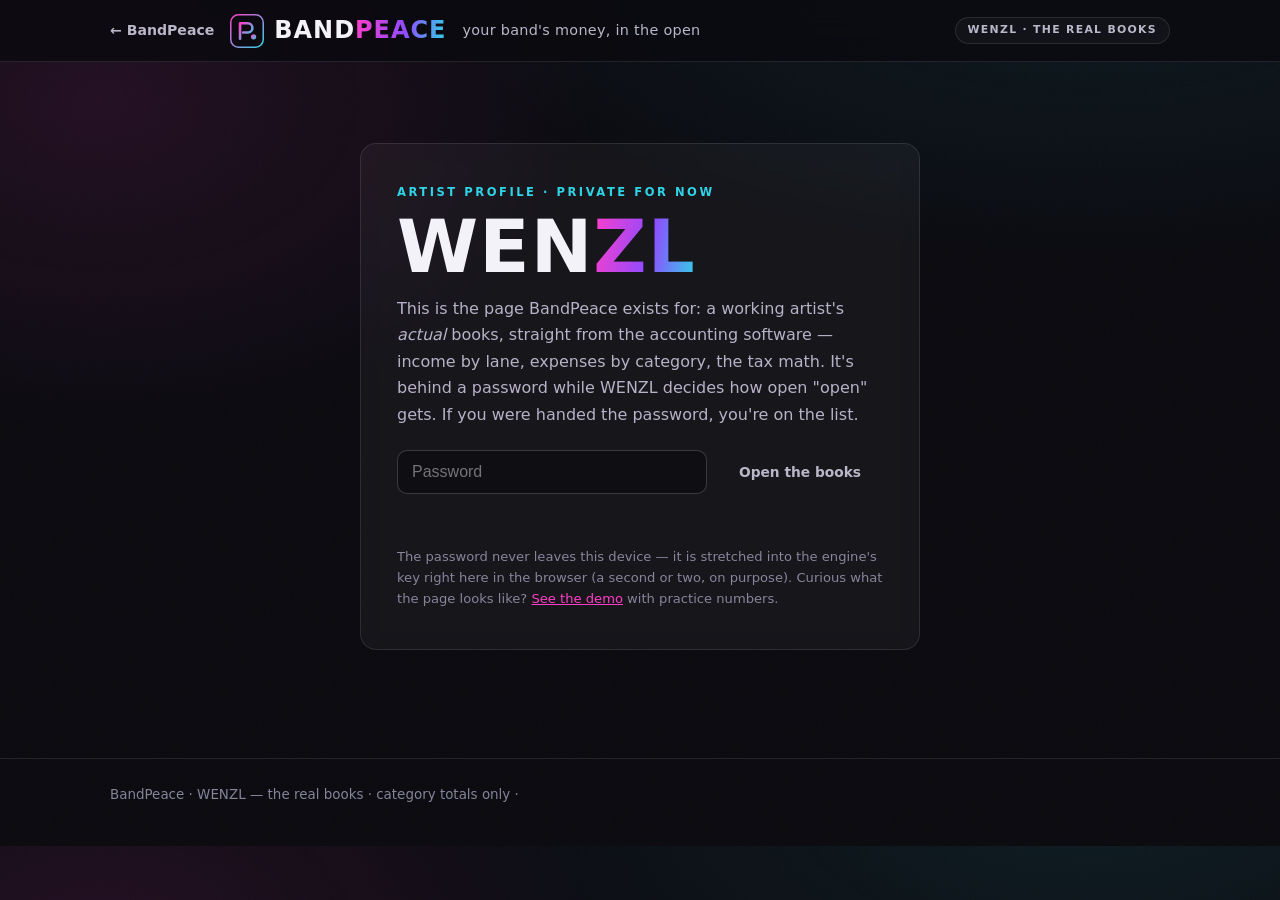
<file: docs/wenzl/index.html>
<!DOCTYPE html>
<html lang="en">
<head>
<meta charset="utf-8">
<meta name="viewport" content="width=device-width, initial-scale=1">
<title>BandPeace — WENZL · the real books</title>
<meta name="description" content="WENZL's real business finances on BandPeace — the page is private for now; the mission is transparency.">
<meta name="robots" content="noindex">
<link rel="stylesheet" href="wenzl.css">
<link rel="icon" href="data:image/svg+xml,%3Csvg xmlns='http://www.w3.org/2000/svg' viewBox='0 0 32 32'%3E%3Cdefs%3E%3ClinearGradient id='g' x1='0' y1='0' x2='1' y2='1'%3E%3Cstop offset='0' stop-color='%23ff3ec8'/%3E%3Cstop offset='1' stop-color='%232fd4e6'/%3E%3C/linearGradient%3E%3C/defs%3E%3Crect width='32' height='32' rx='7' fill='%230a0a0f'/%3E%3Cpath d='M6 22 10 10l4 8 4-8 4 12h-3l-2.4-7L14 22h-1.6L10 15l-2 7z' fill='url(%23g)'/%3E%3C/svg%3E">
</head>
<body>

<header class="site-header">
  <div class="wrap header-inner">
    <a class="home-link" href="../">← BandPeace</a>
    <a class="wordmark" href="../" aria-label="BandPeace home">
      <svg class="logo" viewBox="0 0 44 44" aria-hidden="true" focusable="false">
        <defs>
          <linearGradient id="bp-grad" x1="0" y1="0" x2="1" y2="1">
            <stop offset="0" stop-color="#ff3ec8"/><stop offset="1" stop-color="#2fd4e6"/>
          </linearGradient>
        </defs>
        <rect x="1" y="1" width="42" height="42" rx="10" fill="none" stroke="url(#bp-grad)" stroke-width="2"/>
        <path d="M13 32V12h10a6 6 0 0 1 0 12h-6" fill="none" stroke="url(#bp-grad)" stroke-width="3.4" stroke-linecap="round" stroke-linejoin="round"/>
        <circle cx="30.5" cy="29.5" r="3.4" fill="url(#bp-grad)"/>
      </svg>
      <span class="wordmark-text">Band<em>Peace</em></span>
    </a>
    <p class="tagline">your band's money, in the open</p>
    <span class="demo-badge" id="books-badge">WENZL · the real books</span>
  </div>
</header>

<!-- ── THE GATE ────────────────────────────────────────────────────── -->
<section class="gate wrap" id="gate" aria-labelledby="gate-title">
  <div class="gate-card glass">
    <p class="kicker">Artist profile · private for now</p>
    <h1 id="gate-title" class="band-name">WEN<span class="grad-text">ZL</span></h1>
    <p class="gate-copy">
      This is the page BandPeace exists for: a working artist's <em>actual</em>
      books, straight from the accounting software — income by lane, expenses by
      category, the tax math. It's behind a password while WENZL decides how
      open "open" gets. If you were handed the password, you're on the list.
    </p>
    <form id="gate-form">
      <label class="visually-hidden" for="gate-password">Password</label>
      <input id="gate-password" type="password" autocomplete="current-password"
             placeholder="Password" required>
      <button type="submit" class="seg-btn gate-btn" id="gate-go">Open the books</button>
    </form>
    <p class="gate-msg" id="gate-msg" role="status" aria-live="polite"></p>
    <p class="gate-fine">
      The password never leaves this device — it is stretched into the engine's
      key right here in the browser (a second or two, on purpose).
      Curious what the page looks like? <a href="#demo" onclick="location.reload()">See the demo</a>
      with practice numbers.
    </p>
  </div>
</section>

<!-- ── THE BOOKS (hidden until the gate opens) ─────────────────────── -->
<main id="books" hidden>

  <section class="profile wrap" aria-labelledby="band-name">
    <div class="profile-info profile-solo">
      <p class="kicker">Artist profile</p>
      <h2 id="band-name" class="band-name">WEN<span class="grad-text">ZL</span></h2>
      <p class="band-meta">Saxophone-driven electronic music · Los Angeles, CA</p>
      <p class="band-bio" id="books-note"></p>
      <dl class="stats-row">
        <div class="stat"><dt>Years covered</dt><dd id="stat-years">—</dd></div>
        <div class="stat"><dt>Months of books</dt><dd id="stat-months">—</dd></div>
        <div class="stat"><dt>Gross (all years)</dt><dd id="stat-gross">—</dd></div>
      </dl>
    </div>
  </section>

  <section class="money wrap" aria-labelledby="money-title">
    <div class="section-head">
      <p class="kicker">The books</p>
      <h2 id="money-title">Where the money <span class="grad-text">actually</span> comes from</h2>
      <p class="section-sub">Every income lane, every month, straight from QuickBooks. Cash basis — a dollar shows up the month it lands in the bank. Category totals only: no payees, no account numbers, and personal spending never touches this page.</p>
    </div>

    <div class="controls" role="group" aria-label="Dashboard controls">
      <div class="segmented" role="group" aria-label="View">
        <button type="button" class="seg-btn" id="btn-monthly" aria-pressed="true">Monthly</button>
        <button type="button" class="seg-btn" id="btn-yearly" aria-pressed="false">Yearly</button>
      </div>
      <div class="segmented" role="group" aria-label="Year" id="year-picker"></div>
    </div>

    <div class="chips" id="chips" role="group" aria-label="Income categories (multi-select filter and legend)"></div>

    <figure class="chart-card glass">
      <div id="chart" class="chart-host"></div>
      <div id="tooltip" class="tooltip" role="status" aria-live="polite" hidden></div>
      <figcaption class="chart-caption" id="chart-caption"></figcaption>
    </figure>

    <div class="table-card glass">
      <div class="table-scroll">
        <table id="money-table">
          <caption class="visually-hidden">Income by category, expenses and net profit</caption>
        </table>
      </div>
      <p class="table-footnote">Totals computed from exact cents, then rounded — may differ from summing rounded cells by a dollar or two.</p>
    </div>

    <details class="table-card glass expense-details" id="expense-details">
      <summary id="expense-summary">Expense breakdown</summary>
      <div class="table-scroll">
        <table id="expense-table">
          <caption class="visually-hidden">Business expenses by category</caption>
        </table>
      </div>
      <p class="table-footnote">Business expenses only — personal spending is excluded before the data ever leaves the books.</p>
    </details>
  </section>

  <section class="taxes wrap" aria-labelledby="tax-title">
    <div class="section-head">
      <p class="kicker">Tax picture</p>
      <h2 id="tax-title">Schedule C, <span class="grad-text">estimated</span></h2>
      <p class="section-sub">The same math a real filing uses, on the live category totals. An ESTIMATE, not tax advice — the reconciled books and the accountant have the last word.</p>
    </div>
    <div class="tax-grid" id="tax-grid"></div>
  </section>

  <section class="downloads wrap" aria-labelledby="dl-title">
    <div class="section-head">
      <p class="kicker">Open books</p>
      <h2 id="dl-title">Take the <span class="grad-text">raw data</span></h2>
    </div>
    <div class="dl-grid">
      <a class="dl-btn glass" href="#" id="dl-json" download="wenzl-books.json">
        <span class="dl-name">Full dataset</span><span class="dl-type">.json · everything on this page</span>
      </a>
    </div>
  </section>
</main>

<footer class="site-footer">
  <div class="wrap footer-inner">
    <p>BandPeace · WENZL — the real books · category totals only · <span id="footer-year"></span></p>
  </div>
</footer>

<script src="config.js"></script>
<script src="wenzl.js"></script>
</body>
</html>
</file>
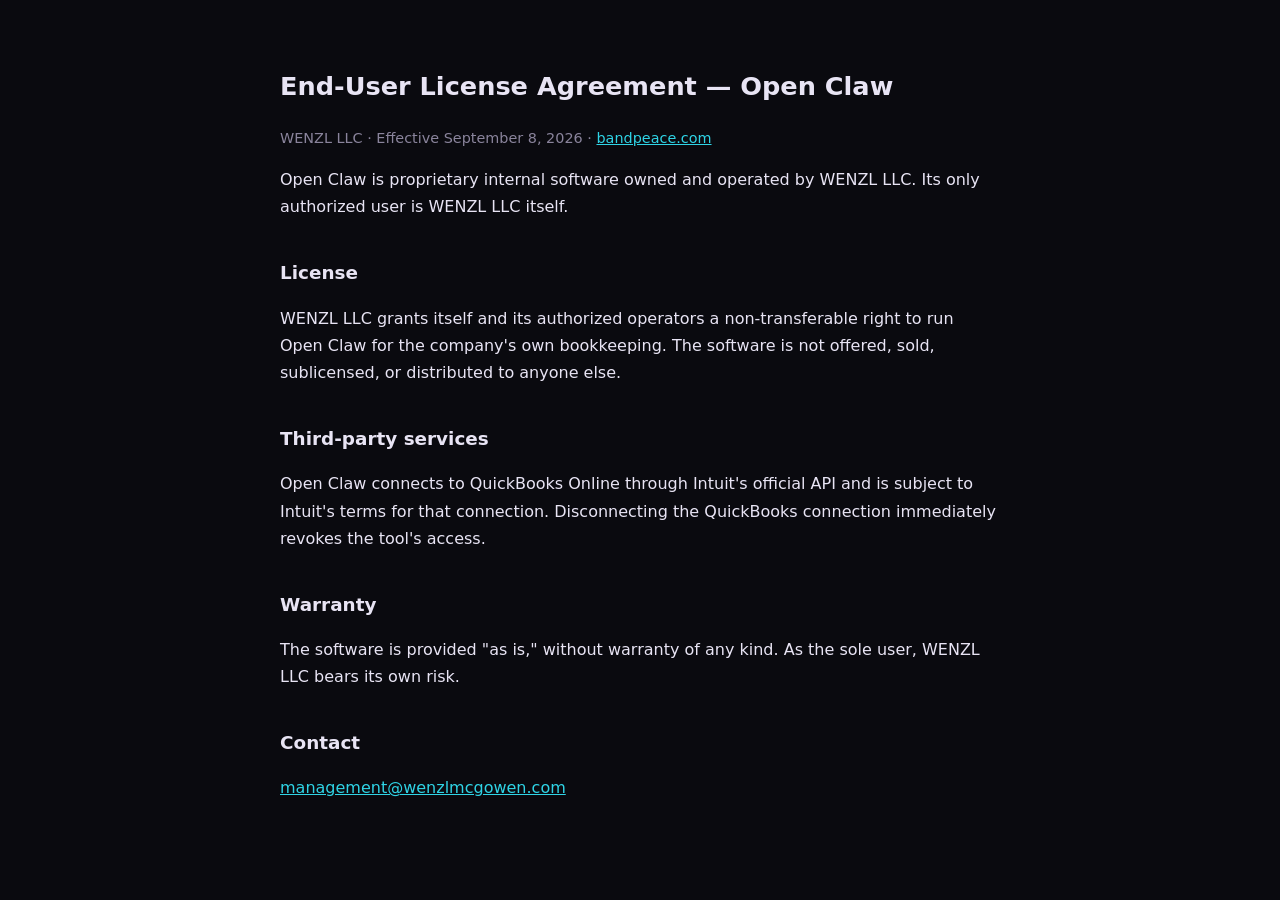
<file: docs/legal/eula/index.html>
<!DOCTYPE html>
<html lang="en">
<head>
<meta charset="utf-8">
<meta name="viewport" content="width=device-width, initial-scale=1">
<title>End-User License Agreement — Open Claw · WENZL LLC</title>
<style>
  body { background:#0a0a0f; color:#e8e4f4; font:16px/1.7 -apple-system, system-ui, sans-serif;
         max-width:720px; margin:0 auto; padding:48px 20px; }
  h1 { font-size:1.6rem; } h2 { font-size:1.15rem; margin-top:2em; }
  a { color:#2fd4e6; } .muted { color:#8a849c; font-size:.9rem; }
</style>
</head>
<body>
<h1>End-User License Agreement — Open Claw</h1>
<p class="muted">WENZL LLC · Effective September 8, 2026 · <a href="/">bandpeace.com</a></p>

<p>Open Claw is proprietary internal software owned and operated by WENZL LLC.
Its only authorized user is WENZL LLC itself.</p>

<h2>License</h2>
<p>WENZL LLC grants itself and its authorized operators a non-transferable
right to run Open Claw for the company's own bookkeeping. The software is not
offered, sold, sublicensed, or distributed to anyone else.</p>

<h2>Third-party services</h2>
<p>Open Claw connects to QuickBooks Online through Intuit's official API and
is subject to Intuit's terms for that connection. Disconnecting the QuickBooks
connection immediately revokes the tool's access.</p>

<h2>Warranty</h2>
<p>The software is provided "as is," without warranty of any kind. As the sole
user, WENZL LLC bears its own risk.</p>

<h2>Contact</h2>
<p><a href="mailto:management@wenzlmcgowen.com">management@wenzlmcgowen.com</a></p>
</body>
</html>
</file>
<file: docs/shared.css>
/* BandPeace — shared theme for the landing + onboarding pages.
   Same visual system as the profile (site/fly-asshole/style.css): near-black,
   neon magenta→cyan accent, glassy cards, condensed display type. */

:root {
  color-scheme: dark;
  --bg: #0a0a0f;
  --surface: #121218;
  --glass: rgba(255, 255, 255, 0.045);
  --glass-border: rgba(255, 255, 255, 0.10);
  --ink: #f3f2f8;
  --ink-2: #b9b7c9;
  --ink-3: #85839a;
  --accent-a: #ff3ec8;
  --accent-b: #2fd4e6;
  --ok: #35c76f;
  --grad: linear-gradient(100deg, var(--accent-a), #8f4bff 55%, var(--accent-b));
  --display: "Avenir Next Condensed", "Helvetica Neue Condensed", "Arial Narrow",
             system-ui, sans-serif;
  --body: system-ui, -apple-system, "Segoe UI", Roboto, sans-serif;
}

* { box-sizing: border-box; margin: 0; padding: 0; }

html { scroll-behavior: smooth; }

body {
  background:
    radial-gradient(1100px 500px at 85% -5%, rgba(47, 212, 230, 0.09), transparent 60%),
    radial-gradient(900px 600px at 8% 12%, rgba(255, 62, 200, 0.10), transparent 55%),
    var(--bg);
  color: var(--ink);
  font-family: var(--body);
  line-height: 1.55;
  -webkit-font-smoothing: antialiased;
}

body::before {
  content: "";
  position: fixed;
  inset: 0;
  pointer-events: none;
  z-index: 0;
  opacity: 0.05;
  background-image: url("data:image/svg+xml,%3Csvg xmlns='http://www.w3.org/2000/svg' width='140' height='140'%3E%3Cfilter id='n'%3E%3CfeTurbulence type='fractalNoise' baseFrequency='0.9' numOctaves='2'/%3E%3C/filter%3E%3Crect width='140' height='140' filter='url(%23n)' opacity='0.6'/%3E%3C/svg%3E");
}

main, header, footer { position: relative; z-index: 1; }

.wrap { max-width: 1100px; margin: 0 auto; padding: 0 20px; }

a { color: var(--accent-b); }

:focus-visible {
  outline: 2px solid var(--accent-b);
  outline-offset: 2px;
  border-radius: 4px;
}

.visually-hidden {
  position: absolute; width: 1px; height: 1px;
  overflow: hidden; clip: rect(0 0 0 0); white-space: nowrap;
}

.grad-text {
  background: var(--grad);
  -webkit-background-clip: text;
  background-clip: text;
  color: transparent;
}

.glass {
  background: var(--glass);
  border: 1px solid var(--glass-border);
  border-radius: 16px;
  backdrop-filter: blur(10px);
  -webkit-backdrop-filter: blur(10px);
}

/* ── header / footer ────────────────────────────────────────────── */
.site-header {
  position: sticky;
  top: 0;
  z-index: 10;
  background: rgba(10, 10, 15, 0.82);
  backdrop-filter: blur(14px);
  -webkit-backdrop-filter: blur(14px);
  border-bottom: 1px solid var(--glass-border);
}

.header-inner {
  display: flex;
  align-items: center;
  gap: 16px;
  padding-top: 12px;
  padding-bottom: 12px;
  flex-wrap: wrap;
}

.wordmark { display: flex; align-items: center; gap: 10px; text-decoration: none; }

.logo { width: 34px; height: 34px; }

.wordmark-text {
  font-family: var(--display);
  font-weight: 800;
  font-size: 1.5rem;
  letter-spacing: 0.04em;
  color: var(--ink);
  text-transform: uppercase;
}

.wordmark-text em {
  font-style: normal;
  background: var(--grad);
  -webkit-background-clip: text;
  background-clip: text;
  color: transparent;
}

.tagline { color: var(--ink-2); font-size: 0.9rem; letter-spacing: 0.02em; flex: 1; }

.nav-links { display: flex; gap: 18px; align-items: center; }

.nav-links a {
  color: var(--ink-2);
  text-decoration: none;
  font-size: 0.88rem;
  font-weight: 600;
}

.nav-links a:hover { color: var(--ink); }

.demo-badge {
  font-size: 0.68rem;
  font-weight: 700;
  letter-spacing: 0.12em;
  text-transform: uppercase;
  color: var(--ink-2);
  border: 1px solid var(--glass-border);
  border-radius: 999px;
  padding: 4px 12px;
  white-space: nowrap;
  background: rgba(255, 255, 255, 0.03);
}

.site-footer { border-top: 1px solid var(--glass-border); padding: 26px 0 40px; margin-top: 40px; }

.footer-inner {
  display: flex;
  align-items: center;
  justify-content: space-between;
  gap: 14px;
  flex-wrap: wrap;
  color: var(--ink-3);
  font-size: 0.84rem;
}

/* ── shared type + buttons ──────────────────────────────────────── */
.kicker {
  font-size: 0.72rem;
  font-weight: 700;
  letter-spacing: 0.22em;
  text-transform: uppercase;
  color: var(--accent-b);
  margin-bottom: 10px;
}

.display-h {
  font-family: var(--display);
  font-weight: 800;
  text-transform: uppercase;
  letter-spacing: 0.02em;
  line-height: 1.02;
}

.btn {
  display: inline-block;
  border: 0;
  cursor: pointer;
  text-decoration: none;
  border-radius: 999px;
  font-family: var(--body);
  font-weight: 700;
  font-size: 0.92rem;
  padding: 12px 26px;
  transition: filter 0.15s, border-color 0.15s, color 0.15s;
}

.btn-primary { background: var(--grad); color: #08060c; }

.btn-primary:hover { filter: brightness(1.12); }

.btn-ghost {
  background: transparent;
  color: var(--ink);
  border: 1px solid var(--glass-border);
}

.btn-ghost:hover { border-color: var(--accent-b); color: var(--accent-b); }
</file>
<file: docs/landing.css>
/* BandPeace landing page — builds on shared.css */

/* hero */
.hero { padding-top: 88px; padding-bottom: 72px; text-align: left; }

.hero-h { font-size: clamp(3rem, 8vw, 5.4rem); }

.hero-pitch {
  margin-top: 22px;
  max-width: 58ch;
  color: var(--ink-2);
  font-size: 1.08rem;
}

.hero-ctas { margin-top: 30px; display: flex; flex-wrap: wrap; gap: 14px; }

.pricing-note { margin-top: 16px; color: var(--ink-3); font-size: 0.85rem; }

.waitlist-note {
  color: var(--ink-3);
  font-size: 0.85rem;
  padding-bottom: 14px;
}

.waitlist-note a { color: var(--accent-b); text-decoration: none; }

.waitlist-note a:hover { text-decoration: underline; }

/* sections */
section { padding-bottom: 76px; }

.section-head { margin-bottom: 26px; max-width: 62ch; }

.section-h { font-size: clamp(1.8rem, 4.2vw, 2.7rem); }

/* how it works */
.steps-grid {
  list-style: none;
  display: grid;
  grid-template-columns: repeat(auto-fit, minmax(250px, 1fr));
  gap: 16px;
  counter-reset: none;
}

.step-card { padding: 24px 22px; position: relative; }

.step-num {
  display: inline-flex;
  align-items: center;
  justify-content: center;
  width: 34px; height: 34px;
  border-radius: 50%;
  background: var(--grad);
  color: #08060c;
  font-family: var(--display);
  font-weight: 800;
  font-size: 1.15rem;
  margin-bottom: 14px;
}

.step-card h3, .feature-card h3 {
  font-family: var(--display);
  font-weight: 700;
  font-size: 1.25rem;
  text-transform: uppercase;
  letter-spacing: 0.04em;
  margin-bottom: 8px;
}

.step-card p, .feature-card p { color: var(--ink-2); font-size: 0.92rem; }

/* features */
.feature-grid {
  display: grid;
  grid-template-columns: repeat(auto-fit, minmax(250px, 1fr));
  gap: 16px;
}

.feature-card { padding: 24px 22px; position: relative; overflow: hidden; }

.feature-card::before {
  content: "";
  position: absolute;
  inset: 0 0 auto 0;
  height: 3px;
  background: var(--grad);
}

/* example profile card */
.example-card {
  display: flex;
  gap: 28px;
  align-items: center;
  padding: 26px;
  text-decoration: none;
  color: inherit;
  transition: border-color 0.15s, transform 0.15s;
  flex-wrap: wrap;
}

.example-card:hover { border-color: var(--accent-a); transform: translateY(-2px); }

.example-art {
  width: 180px;
  max-width: 100%;
  flex: none;
  border-radius: 14px;
  box-shadow: 0 0 40px rgba(255, 62, 200, 0.18);
}

.example-info h3 { font-size: 2rem; }

.example-meta { margin-top: 4px; color: var(--ink-2); font-size: 0.9rem; }

.example-stats {
  margin-top: 16px;
  display: flex;
  flex-wrap: wrap;
  gap: 12px 28px;
}

.example-stats dt {
  font-size: 0.66rem;
  text-transform: uppercase;
  letter-spacing: 0.12em;
  color: var(--ink-3);
}

.example-stats dd {
  font-family: var(--display);
  font-weight: 800;
  font-size: 1.45rem;
}

.example-cta {
  display: inline-block;
  margin-top: 16px;
  font-weight: 700;
  font-size: 0.9rem;
  color: var(--accent-b);
}

/* trust strip */
.trust-strip {
  list-style: none;
  display: flex;
  flex-wrap: wrap;
  gap: 10px 26px;
  padding: 18px 22px;
  font-size: 0.88rem;
  color: var(--ink-2);
}

.trust-strip li { display: flex; align-items: center; gap: 9px; }

.trust-strip li::before {
  content: "";
  width: 8px; height: 8px;
  border-radius: 50%;
  background: var(--grad);
  flex: none;
}

.trust-strip strong { color: var(--ink); }

/* final CTA */
.cta-final { display: flex; flex-wrap: wrap; gap: 14px; padding-bottom: 90px; }
</file>
<file: docs/fly-asshole/style.css>
/* BandPeace — dark club aesthetic. One deliberate look: near-black, neon
   magenta→cyan accent, glassy cards, condensed display type. */

:root {
  color-scheme: dark;
  --bg: #0a0a0f;
  --surface: #121218;          /* chart surface — series palette validated on this */
  --glass: rgba(255, 255, 255, 0.045);
  --glass-border: rgba(255, 255, 255, 0.10);
  --ink: #f3f2f8;
  --ink-2: #b9b7c9;
  --ink-3: #85839a;
  --accent-a: #ff3ec8;
  --accent-b: #2fd4e6;
  --grad: linear-gradient(100deg, var(--accent-a), #8f4bff 55%, var(--accent-b));
  /* series slots — validated 8-color dark categorical palette (adjacent-pair safe) */
  --s1: #3987e5;  /* Streaming royalties */
  --s2: #d95926;  /* Publishing */
  --s3: #199e70;  /* Sync licensing */
  --s4: #c98500;  /* Other royalties */
  --s5: #d55181;  /* Live shows */
  --s6: #008300;  /* Merch — online */
  --s7: #9085e9;  /* Merch — in person */
  --s8: #e66767;  /* Other income */
  --display: "Avenir Next Condensed", "Helvetica Neue Condensed", "Arial Narrow",
             system-ui, sans-serif;
  --body: system-ui, -apple-system, "Segoe UI", Roboto, sans-serif;
}

* { box-sizing: border-box; margin: 0; padding: 0; }

html { scroll-behavior: smooth; }

body {
  background:
    radial-gradient(1100px 500px at 85% -5%, rgba(47, 212, 230, 0.09), transparent 60%),
    radial-gradient(900px 600px at 8% 12%, rgba(255, 62, 200, 0.10), transparent 55%),
    var(--bg);
  color: var(--ink);
  font-family: var(--body);
  line-height: 1.55;
  -webkit-font-smoothing: antialiased;
}

/* subtle noise overlay */
body::before {
  content: "";
  position: fixed;
  inset: 0;
  pointer-events: none;
  z-index: 0;
  opacity: 0.05;
  background-image: url("data:image/svg+xml,%3Csvg xmlns='http://www.w3.org/2000/svg' width='140' height='140'%3E%3Cfilter id='n'%3E%3CfeTurbulence type='fractalNoise' baseFrequency='0.9' numOctaves='2'/%3E%3C/filter%3E%3Crect width='140' height='140' filter='url(%23n)' opacity='0.6'/%3E%3C/svg%3E");
}

main, header, footer { position: relative; z-index: 1; }

.wrap { max-width: 1100px; margin: 0 auto; padding: 0 20px; }

a { color: var(--accent-b); }

:focus-visible {
  outline: 2px solid var(--accent-b);
  outline-offset: 2px;
  border-radius: 4px;
}

.visually-hidden {
  position: absolute; width: 1px; height: 1px;
  overflow: hidden; clip: rect(0 0 0 0); white-space: nowrap;
}

.grad-text {
  background: var(--grad);
  -webkit-background-clip: text;
  background-clip: text;
  color: transparent;
}

.glass {
  background: var(--glass);
  border: 1px solid var(--glass-border);
  border-radius: 16px;
  backdrop-filter: blur(10px);
  -webkit-backdrop-filter: blur(10px);
}

/* ── header ─────────────────────────────────────────────────────── */
.site-header {
  position: sticky;
  top: 0;
  z-index: 10;
  background: rgba(10, 10, 15, 0.82);
  backdrop-filter: blur(14px);
  -webkit-backdrop-filter: blur(14px);
  border-bottom: 1px solid var(--glass-border);
}

.header-inner {
  display: flex;
  align-items: center;
  gap: 16px;
  padding-top: 12px;
  padding-bottom: 12px;
  flex-wrap: wrap;
}

.home-link {
  color: var(--ink-2);
  text-decoration: none;
  font-size: 0.88rem;
  font-weight: 600;
  white-space: nowrap;
}

.home-link:hover { color: var(--accent-b); }

.wordmark {
  display: flex;
  align-items: center;
  gap: 10px;
  text-decoration: none;
}

.logo { width: 34px; height: 34px; }

.wordmark-text {
  font-family: var(--display);
  font-weight: 800;
  font-size: 1.5rem;
  letter-spacing: 0.04em;
  color: var(--ink);
  text-transform: uppercase;
}

.wordmark-text em {
  font-style: normal;
  background: var(--grad);
  -webkit-background-clip: text;
  background-clip: text;
  color: transparent;
}

.tagline {
  color: var(--ink-2);
  font-size: 0.9rem;
  letter-spacing: 0.02em;
  flex: 1;
}

.demo-badge {
  font-size: 0.68rem;
  font-weight: 700;
  letter-spacing: 0.12em;
  text-transform: uppercase;
  color: var(--ink-2);
  border: 1px solid var(--glass-border);
  border-radius: 999px;
  padding: 4px 12px;
  white-space: nowrap;
  background: rgba(255, 255, 255, 0.03);
}

/* ── profile ────────────────────────────────────────────────────── */
.profile {
  display: grid;
  grid-template-columns: minmax(280px, 440px) 1fr;
  gap: 42px;
  align-items: center;
  padding-top: 64px;
  padding-bottom: 72px;
}

.profile-art-frame {
  border-radius: 20px;
  overflow: hidden;
  border: 1px solid var(--glass-border);
  box-shadow:
    0 0 60px rgba(255, 62, 200, 0.16),
    0 0 120px rgba(47, 212, 230, 0.10),
    0 24px 60px rgba(0, 0, 0, 0.55);
}

.profile-art { display: block; width: 100%; height: auto; }

.kicker {
  font-size: 0.72rem;
  font-weight: 700;
  letter-spacing: 0.22em;
  text-transform: uppercase;
  color: var(--accent-b);
  margin-bottom: 10px;
}

.band-name {
  font-family: var(--display);
  font-weight: 800;
  font-size: clamp(2.8rem, 7vw, 4.6rem);
  line-height: 0.95;
  letter-spacing: 0.015em;
  text-transform: uppercase;
}

.band-meta {
  margin-top: 10px;
  color: var(--ink-2);
  font-size: 0.95rem;
  letter-spacing: 0.03em;
}

.band-bio { margin-top: 18px; color: var(--ink-2); max-width: 56ch; }

.members {
  margin-top: 18px;
  display: flex;
  flex-wrap: wrap;
  gap: 8px 22px;
  font-size: 0.9rem;
  color: var(--ink);
}

.member { display: inline-flex; align-items: center; gap: 8px; }

.member-dot {
  width: 8px; height: 8px; border-radius: 50%;
  background: var(--grad);
  flex: none;
}

.stats-row {
  margin-top: 26px;
  display: flex;
  flex-wrap: wrap;
  gap: 12px;
}

.stat {
  background: var(--glass);
  border: 1px solid var(--glass-border);
  border-radius: 12px;
  padding: 12px 18px;
  min-width: 118px;
}

.stat dt {
  font-size: 0.68rem;
  text-transform: uppercase;
  letter-spacing: 0.12em;
  color: var(--ink-3);
}

.stat dd {
  font-family: var(--display);
  font-weight: 800;
  font-size: 1.7rem;
  margin-top: 2px;
}

/* ── sections ───────────────────────────────────────────────────── */
section { padding-bottom: 84px; }

.section-head { margin-bottom: 28px; max-width: 62ch; }

.section-head h2 {
  font-family: var(--display);
  font-weight: 800;
  font-size: clamp(1.9rem, 4.5vw, 2.9rem);
  text-transform: uppercase;
  letter-spacing: 0.02em;
  line-height: 1.02;
}

.section-sub { margin-top: 10px; color: var(--ink-2); font-size: 0.95rem; }

/* ── controls ───────────────────────────────────────────────────── */
.controls {
  display: flex;
  flex-wrap: wrap;
  gap: 12px;
  margin-bottom: 14px;
}

.segmented {
  display: inline-flex;
  border: 1px solid var(--glass-border);
  border-radius: 12px;
  overflow: hidden;
  background: var(--glass);
}

.seg-btn {
  appearance: none;
  border: 0;
  background: transparent;
  color: var(--ink-2);
  font: 600 0.86rem var(--body);
  padding: 9px 18px;
  cursor: pointer;
  transition: background 0.15s, color 0.15s;
}

.seg-btn + .seg-btn { border-left: 1px solid var(--glass-border); }

.seg-btn:hover { color: var(--ink); }

.seg-btn[aria-pressed="true"] {
  background: var(--grad);
  color: #08060c;
}

#year-picker.disabled { opacity: 0.38; pointer-events: none; }

/* ── filter chips (double as the legend) ────────────────────────── */
.chips { display: flex; flex-wrap: wrap; gap: 8px; margin-bottom: 18px; }

.chip {
  appearance: none;
  display: inline-flex;
  align-items: center;
  gap: 8px;
  border: 1px solid var(--glass-border);
  border-radius: 999px;
  background: var(--glass);
  color: var(--ink-2);
  font: 600 0.82rem var(--body);
  padding: 7px 14px;
  cursor: pointer;
  transition: border-color 0.15s, color 0.15s, opacity 0.15s;
}

.chip .swatch {
  width: 10px; height: 10px; border-radius: 3px;
  background: var(--sw, var(--ink-3));
  flex: none;
}

/* active state — unmistakable: neon-tinted fill + glow. An unpressed chip
   keeps its normal look (in "All" mode no lane chip is pressed). */
.chip[aria-pressed="true"] {
  color: var(--ink);
  border-color: var(--accent-a);
  background: linear-gradient(100deg,
    rgba(255, 62, 200, 0.22), rgba(143, 75, 255, 0.16), rgba(47, 212, 230, 0.22));
  box-shadow: 0 0 14px rgba(255, 62, 200, 0.30);
}

.chip.chip-all[aria-pressed="true"] {
  background: var(--grad);
  color: #08060c;
  border-color: transparent;
  font-weight: 700;
  box-shadow: 0 0 16px rgba(255, 62, 200, 0.40);
}

/* ── chart ──────────────────────────────────────────────────────── */
.chart-card { position: relative; padding: 20px 18px 10px; background: var(--surface); }

.chart-host { overflow-x: auto; }

.chart-host svg { display: block; width: 100%; min-width: 640px; height: auto; }

.chart-caption {
  color: var(--ink-3);
  font-size: 0.78rem;
  padding: 8px 4px 10px;
}

.tooltip {
  position: absolute;
  pointer-events: none;
  background: #1b1b24;
  border: 1px solid var(--glass-border);
  border-radius: 10px;
  padding: 10px 12px;
  font-size: 0.8rem;
  min-width: 190px;
  box-shadow: 0 10px 30px rgba(0, 0, 0, 0.5);
  z-index: 5;
}

.tooltip h4 {
  font-size: 0.78rem;
  letter-spacing: 0.06em;
  text-transform: uppercase;
  color: var(--ink-2);
  margin-bottom: 6px;
}

.tooltip .tt-row {
  display: flex;
  justify-content: space-between;
  gap: 16px;
  align-items: center;
}

.tooltip .tt-row .lbl { display: inline-flex; align-items: center; gap: 7px; color: var(--ink-2); }

.tooltip .tt-row .val { font-variant-numeric: tabular-nums; color: var(--ink); }

.tooltip .tt-net { border-top: 1px solid var(--glass-border); margin-top: 6px; padding-top: 6px; font-weight: 700; }

.tooltip .swatch { width: 9px; height: 9px; border-radius: 2px; display: inline-block; }

/* ── table ──────────────────────────────────────────────────────── */
.table-card { margin-top: 18px; padding: 6px; }

.table-footnote {
  color: var(--ink-3);
  font-size: 0.74rem;
  padding: 10px 14px 8px;
}

/* collapsible expense breakdown */
.expense-details { margin-top: 14px; }

.expense-details summary {
  cursor: pointer;
  padding: 12px 14px;
  font-weight: 700;
  font-size: 0.9rem;
  color: var(--ink);
  list-style: none;
}

.expense-details summary::-webkit-details-marker { display: none; }

.expense-details summary::before {
  content: "▸";
  display: inline-block;
  margin-right: 10px;
  color: var(--accent-b);
  transition: transform 0.15s;
}

.expense-details[open] summary::before { transform: rotate(90deg); }

.expense-details summary:hover { color: var(--accent-b); }

#expense-table {
  border-collapse: collapse;
  width: 100%;
  min-width: 720px;
  font-size: 0.82rem;
  font-variant-numeric: tabular-nums;
}

#expense-table th, #expense-table td {
  padding: 8px 12px;
  text-align: right;
  white-space: nowrap;
  border-bottom: 1px solid rgba(255, 255, 255, 0.06);
}

#expense-table th:first-child, #expense-table td:first-child {
  text-align: left;
  position: sticky;
  left: 0;
  background: #121118;
}

#expense-table thead th { color: var(--ink-3); font-weight: 600; }

#expense-table td:first-child { color: var(--ink-2); }

#expense-table tr.total-row td {
  font-weight: 700;
  color: var(--ink);
  border-top: 1px solid rgba(255, 255, 255, 0.18);
}

/* advertising group: subtotal styled like a total, source rows indented */
#expense-table tr.subtotal-row td { font-weight: 700; color: var(--ink); }

#expense-table tr.sub-row td:first-child {
  padding-left: 34px;
  color: var(--ink-3);
}

.table-scroll { overflow-x: auto; }

#money-table {
  border-collapse: collapse;
  width: 100%;
  min-width: 720px;
  font-size: 0.82rem;
  font-variant-numeric: tabular-nums;
}

#money-table th, #money-table td {
  padding: 8px 12px;
  text-align: right;
  white-space: nowrap;
  border-bottom: 1px solid rgba(255, 255, 255, 0.06);
}

#money-table th:first-child, #money-table td:first-child {
  text-align: left;
  position: sticky;
  left: 0;
  background: #121118;
}

#money-table thead th { color: var(--ink-3); font-weight: 600; }

#money-table td:first-child { color: var(--ink-2); }

#money-table .row-swatch {
  display: inline-block; width: 9px; height: 9px;
  border-radius: 2px; margin-right: 8px;
}

#money-table tr.total-row td { font-weight: 700; color: var(--ink); border-top: 1px solid rgba(255, 255, 255, 0.18); }

#money-table td.neg { color: #e66767; }

/* ── taxes ──────────────────────────────────────────────────────── */
.tax-grid {
  display: grid;
  grid-template-columns: repeat(auto-fit, minmax(270px, 1fr));
  gap: 18px;
}

.tax-card { padding: 24px 24px 20px; position: relative; overflow: hidden; }

.tax-card::before {
  content: "";
  position: absolute;
  inset: 0 0 auto 0;
  height: 3px;
  background: var(--grad);
}

.tax-card h3 {
  font-family: var(--display);
  font-weight: 800;
  font-size: 1.45rem;
  text-transform: uppercase;
  letter-spacing: 0.03em;
}

.tax-sub { color: var(--ink-3); font-size: 0.74rem; letter-spacing: 0.06em; margin-top: 2px; }

.tax-lines { margin-top: 16px; display: grid; gap: 8px; }

.tax-line { display: flex; justify-content: space-between; gap: 12px; font-size: 0.88rem; color: var(--ink-2); }

.tax-line .amt { font-variant-numeric: tabular-nums; color: var(--ink); }

.tax-line.big .amt {
  font-family: var(--display);
  font-weight: 800;
  font-size: 1.3rem;
  background: var(--grad);
  -webkit-background-clip: text;
  background-clip: text;
  color: transparent;
}

/* the books↔tax bridge — a teaching exhibit, not footnote-mumble */
.tax-bridge {
  margin-top: 12px;
  padding: 10px 12px;
  border-radius: 10px;
  border: 1px solid rgba(47, 212, 230, 0.35);
  background: rgba(47, 212, 230, 0.07);
  color: var(--ink-2);
  font-size: 0.82rem;
  line-height: 1.5;
}

/* SE tax sits apart from the gross − deductions = net arithmetic:
   it's computed FROM net, not part of the subtraction */
.tax-line.tax-se {
  margin-top: 14px;
  padding-top: 12px;
  border-top: 1px solid var(--glass-border);
  font-size: 0.82rem;
}

.tax-words {
  margin-top: 6px;
  color: var(--ink-3);
  font-size: 0.74rem;
  line-height: 1.5;
}

/* quarterly set-aside strip */
.tax-strip {
  margin-top: 12px;
  padding: 10px 12px;
  border-radius: 10px;
  border: 1px solid rgba(255, 62, 200, 0.35);
  background: rgba(255, 62, 200, 0.07);
  color: var(--ink-2);
  font-size: 0.8rem;
  line-height: 1.5;
}

.tax-note {
  margin-top: 14px;
  font-size: 0.7rem;
  color: var(--ink-3);
  letter-spacing: 0.04em;
}

.tax-dl {
  display: inline-block;
  margin-top: 12px;
  font-size: 0.8rem;
  font-weight: 600;
  color: var(--accent-b);
  text-decoration: none;
  border-bottom: 1px dotted var(--accent-b);
}

.tax-dl:hover { color: var(--ink); border-color: var(--ink); }

/* ── downloads ──────────────────────────────────────────────────── */
.dl-grid {
  display: grid;
  grid-template-columns: repeat(auto-fit, minmax(220px, 1fr));
  gap: 14px;
}

.dl-btn {
  display: flex;
  flex-direction: column;
  gap: 3px;
  padding: 18px 20px;
  text-decoration: none;
  transition: border-color 0.15s, transform 0.15s;
}

.dl-btn:hover { border-color: var(--accent-a); transform: translateY(-2px); }

.dl-name { font-family: var(--display); font-weight: 700; font-size: 1.08rem; color: var(--ink); text-transform: uppercase; letter-spacing: 0.04em; }

.dl-type { font-size: 0.76rem; color: var(--ink-3); }

/* ── footer ─────────────────────────────────────────────────────── */
.site-footer { border-top: 1px solid var(--glass-border); padding: 26px 0 40px; }

.footer-inner {
  display: flex;
  align-items: center;
  justify-content: space-between;
  gap: 14px;
  flex-wrap: wrap;
  color: var(--ink-3);
  font-size: 0.84rem;
}

/* ── responsive ─────────────────────────────────────────────────── */
@media (max-width: 860px) {
  .profile { grid-template-columns: 1fr; gap: 30px; padding-top: 40px; }
  .profile-art-frame { max-width: 440px; }
  .tagline { order: 3; flex-basis: 100%; }
}
</file>
<file: docs/gifts/gifts.css>
.gifts-hero { padding-top: 82px; padding-bottom: 42px; }
.gifts-title { font-size: clamp(3rem, 8vw, 5.2rem); max-width: 950px; }
.gifts-pitch { margin-top: 22px; max-width: 66ch; color: var(--ink-2); font-size: 1.08rem; }
.demo-line { margin-top: 16px; max-width: 76ch; color: var(--ink-3); font-size: .86rem; }
.stats-strip { display: grid; grid-template-columns: repeat(4, 1fr); gap: 1px; padding: 0; overflow: hidden; margin-bottom: 72px; }
.stats-strip div { padding: 22px; background: rgba(255,255,255,.025); }
.stats-strip strong { display:block; font-family: var(--display); font-size: 2rem; line-height: 1; }
.stats-strip span { display:block; margin-top: 6px; color: var(--ink-3); font-size: .76rem; letter-spacing: .12em; text-transform: uppercase; }
.projects-section { padding-bottom: 70px; }
.project-grid { display: grid; gap: 20px; }
.project-card { padding: 24px; display: grid; grid-template-columns: minmax(0, 1.15fr) minmax(320px, .85fr); gap: 24px; position: relative; overflow: hidden; }
.project-card::before { content:""; position:absolute; inset:0 0 auto; height:3px; background: var(--grad); }
.project-meta { display:flex; flex-wrap:wrap; gap:8px; margin: 10px 0 18px; }
.pill { border:1px solid var(--glass-border); border-radius:999px; padding:5px 10px; color:var(--ink-2); font-size:.75rem; background:rgba(255,255,255,.03); }
.project-card h3 { font-size: clamp(1.8rem, 4vw, 2.7rem); }
.project-summary { color: var(--ink-2); max-width: 62ch; }
.impact-list { list-style:none; display:flex; flex-wrap:wrap; gap:10px; margin: 18px 0 22px; }
.impact-list li { color: var(--ink-2); font-size:.86rem; }
.impact-list li::before { content:"✦"; color: var(--accent-b); margin-right:7px; }
.progress-wrap { margin: 20px 0; }
.progress-label { display:flex; justify-content:space-between; gap:12px; font-size:.85rem; color:var(--ink-2); margin-bottom:8px; }
.progress { height: 12px; border-radius:999px; overflow:hidden; background:rgba(255,255,255,.08); border:1px solid var(--glass-border); }
.progress span { display:block; height:100%; background: var(--grad); border-radius:inherit; }
.donate-row { display:flex; flex-wrap:wrap; gap:10px; align-items:center; }
.amount-input { width: 120px; border:1px solid var(--glass-border); border-radius:999px; padding:12px 16px; color:var(--ink); background:rgba(255,255,255,.045); font: inherit; }
.feed-panel { display:grid; gap:16px; }
.panel-title { display:flex; align-items:center; justify-content:space-between; gap:12px; color:var(--ink-2); font-size:.78rem; letter-spacing:.14em; text-transform:uppercase; }
.donor-list, .comment-list { display:grid; gap:10px; }
.thread-note { color:var(--ink-3); font-size:.78rem; margin: 6px 0 10px; }
.person-row, .comment-row { display:grid; grid-template-columns:auto minmax(0,1fr) auto; gap:10px; align-items:start; padding:12px; border:1px solid var(--glass-border); border-radius:14px; background:rgba(255,255,255,.035); }
.comment-thread { border:1px solid var(--glass-border); border-radius:16px; background:rgba(255,255,255,.025); overflow:hidden; }
.comment-thread > .comment-row { border:0; border-radius:0; background:transparent; }
.comment-row { grid-template-columns:auto minmax(0,1fr); }
.comment-row.is-reply { margin-left:44px; padding-top:8px; padding-bottom:8px; background:rgba(255,255,255,.018); border-width:1px 0 0; border-radius:0; }
.reply-list { display:grid; }
.comment-inline-text { color:var(--ink-2); font-size:.9rem; }
.comment-actions { display:flex; gap:12px; align-items:center; margin-top:6px; color:var(--ink-3); font-size:.74rem; font-weight:700; text-transform:uppercase; letter-spacing:.08em; }
.like-btn { border:0; background:transparent; color:var(--ink-3); font:inherit; cursor:pointer; padding:0; }
.like-btn:hover, .like-btn.is-liked { color:var(--accent-a); }
.reply-form { display:grid; grid-template-columns: 1fr 1.6fr auto; gap:8px; padding:10px 12px 12px 56px; border-top:1px solid var(--glass-border); }
.reply-form input { min-width:0; border:1px solid var(--glass-border); border-radius:999px; padding:9px 12px; color:var(--ink); background:rgba(255,255,255,.04); font: inherit; font-size:.84rem; }
.reply-form button { border:1px solid var(--glass-border); border-radius:999px; background:transparent; color:var(--ink); padding:8px 12px; font-weight:800; cursor:pointer; }
.avatar { width:42px; height:42px; border-radius:50%; display:grid; place-items:center; font-weight:800; color:#08060c; background: var(--grad); flex:none; text-decoration:none; }
.person-main a, .comment-main a { color:var(--ink); text-decoration:none; font-weight:800; }
.person-main a:hover, .comment-main a:hover { color:var(--accent-b); }
.handle { color:var(--ink-3); font-size:.82rem; }
.note, .comment-text { color:var(--ink-2); font-size:.88rem; margin-top:4px; }
.follow-btn { border:1px solid var(--glass-border); border-radius:999px; background:transparent; color:var(--ink); padding:8px 12px; font-weight:800; cursor:pointer; }
.follow-btn.is-following { color:#08060c; background:var(--grad); border-color:transparent; }
.comment-form, .donor-form { display:grid; gap:8px; }
.comment-form input, .comment-form textarea, .donor-form input, .gift-dialog input, .gift-dialog textarea { width:100%; border:1px solid var(--glass-border); border-radius:12px; padding:11px 13px; color:var(--ink); background:rgba(255,255,255,.045); font: inherit; }
.comment-form textarea { resize: vertical; min-height: 70px; }
.inline-form { display:grid; grid-template-columns:1fr 1fr; gap:8px; }
.inline-form textarea { grid-column:1 / -1; }
.form-actions { display:flex; justify-content:flex-end; }
.gift-dialog { width:min(620px, calc(100vw - 28px)); border:0; padding:0; background:transparent; color:var(--ink); }
.gift-dialog::backdrop { background:rgba(0,0,0,.72); backdrop-filter: blur(6px); }
.dialog-card { padding:24px; position:relative; display:grid; gap:14px; }
.dialog-card h2 { font-size:2.1rem; }
.dialog-card p { color:var(--ink-2); }
.dialog-card label { display:grid; gap:7px; color:var(--ink-2); font-size:.9rem; }
.dialog-x { position:absolute; top:12px; right:14px; border:0; background:transparent; color:var(--ink); font-size:2rem; cursor:pointer; }
.toast { position: fixed; right: 18px; bottom: 18px; max-width: 320px; padding: 14px 16px; border-radius: 14px; background: rgba(18,18,24,.96); border: 1px solid var(--glass-border); box-shadow: 0 18px 70px rgba(0,0,0,.35); z-index: 20; }
@media (max-width: 860px) {
  .stats-strip { grid-template-columns: repeat(2, 1fr); }
  .project-card { grid-template-columns: 1fr; }
}
@media (max-width: 540px) {
  .stats-strip { grid-template-columns: 1fr; }
  .inline-form { grid-template-columns: 1fr; }
  .person-row { grid-template-columns:auto minmax(0,1fr); }
  .follow-btn { grid-column: 2; justify-self:start; }
}

.view-tabs {
  display: grid;
  grid-template-columns: repeat(3, 1fr);
  gap: 8px;
  margin-bottom: 16px;
  padding: 6px;
  border: 1px solid rgba(255,255,255,.1);
  border-radius: 999px;
  background: rgba(255,255,255,.04);
}
.view-tab {
  border: 0;
  border-radius: 999px;
  padding: 10px 12px;
  color: rgba(255,255,255,.72);
  background: transparent;
  font: inherit;
  font-weight: 800;
  cursor: pointer;
}
.view-tab.is-active {
  color: #0b0c10;
  background: linear-gradient(135deg, #ff3ec8, #2fd4e6);
  box-shadow: 0 12px 26px rgba(47,212,230,.18);
}
.view-panel { display: grid; gap: 14px; }
.proof-panel { gap: 12px; }
.proof-card {
  border: 1px solid rgba(255,255,255,.09);
  border-radius: 18px;
  padding: 14px;
  background: rgba(255,255,255,.04);
}
.proof-card strong { display: block; margin-bottom: 6px; }
.proof-card p { margin: 0; color: rgba(255,255,255,.78); line-height: 1.45; }
.proof-card ul { margin: 0; padding-left: 18px; color: rgba(255,255,255,.78); }
.small-demo { margin-top: 10px; font-size: .88rem; }
.person-main > span,
.comment-main > span:first-child { font-weight: 800; }
.avatar { cursor: default; }
</file>
<file: docs/hq/hq.css>
/* Psycho Panda HQ — hidden team board.
   Its own look, apart from the rest of the site: near-black room, panda
   black/white, red = open, green = done. Mobile-first, no frameworks,
   no external fonts. */

:root {
  color-scheme: dark;
  --bg: #0d0f12;
  --surface: #16191f;
  --surface-2: #1c2027;
  --ink: #f4f5f7;
  --ink-dim: #9aa1ac;
  --ink-faint: #646b76;
  --line: rgba(255, 255, 255, 0.08);

  --red: #c2333d;
  --red-deep: #96222c;
  --red-card: linear-gradient(160deg, #c93540 0%, #a3252f 100%);
  --red-ink: #ffffff;
  --red-ink-soft: rgba(255, 255, 255, 0.82);

  --green-card: #182a1e;
  --green-line: rgba(93, 190, 123, 0.22);
  --green-ink: #a9cfb4;
  --green-ink-dim: #6d9179;
  --green-accent: #4fbf74;

  --amber: #e8b24c;

  --radius: 14px;
  --shadow: 0 10px 28px rgba(0, 0, 0, 0.42);
  --shadow-soft: 0 4px 14px rgba(0, 0, 0, 0.30);
  --font: -apple-system, BlinkMacSystemFont, "Segoe UI", Roboto,
          "Helvetica Neue", Arial, sans-serif;
}

* { box-sizing: border-box; margin: 0; padding: 0; }

[hidden] { display: none !important; }

html { -webkit-text-size-adjust: 100%; }

body {
  background:
    radial-gradient(900px 480px at 80% -10%, rgba(194, 51, 61, 0.07), transparent 60%),
    radial-gradient(700px 500px at 10% 8%, rgba(255, 255, 255, 0.03), transparent 55%),
    var(--bg);
  color: var(--ink);
  font-family: var(--font);
  line-height: 1.5;
  min-height: 100vh;
  min-height: 100dvh;
  -webkit-font-smoothing: antialiased;
  -webkit-tap-highlight-color: transparent;
}

button, [role="button"] {
  touch-action: manipulation;
  -webkit-user-select: none;
  user-select: none;
  font-family: var(--font);
}

button { cursor: pointer; border: 0; background: none; color: inherit; }

:focus-visible { outline: 2px solid var(--ink-dim); outline-offset: 2px; border-radius: 6px; }

/* ── demo banner ─────────────────────────────────────────────────── */
:root { --banner-h: calc(28px + env(safe-area-inset-top, 0px)); }

.demo-banner {
  position: fixed;
  top: 0;
  left: 0;
  right: 0;
  z-index: 30;
  height: var(--banner-h);
  display: flex;
  align-items: flex-end;
  justify-content: center;
  text-align: center;
  font-size: 0.72rem;
  line-height: 1;
  font-weight: 800;
  letter-spacing: 0.14em;
  text-transform: uppercase;
  color: #14100a;
  background: var(--amber);
  padding: 0 12px 8px;
}

body.demo .hq-header { top: var(--banner-h); padding-top: 14px; }

body.demo #view-landing, body.demo #view-board { padding-top: var(--banner-h); }

/* ── centered states (tease / no-engine / loading / retry) ───────── */
.center-state {
  min-height: 100vh;
  min-height: 100dvh;
  display: flex;
  flex-direction: column;
  align-items: center;
  justify-content: center;
  gap: 14px;
  padding: 24px;
  text-align: center;
}

.tease-panda { font-size: 4rem; line-height: 1; }

.tease-text { color: var(--ink-faint); font-size: 0.95rem; letter-spacing: 0.02em; }

.friendly-card {
  max-width: 420px;
  background: var(--surface);
  border: 1px solid var(--line);
  border-radius: var(--radius);
  box-shadow: var(--shadow-soft);
  padding: 28px 26px;
  color: var(--ink-dim);
  font-size: 0.98rem;
  display: flex;
  flex-direction: column;
  gap: 14px;
  align-items: center;
}

.friendly-emoji { font-size: 2.6rem; line-height: 1; }

.friendly-card code {
  font-family: ui-monospace, SFMono-Regular, Menlo, monospace;
  font-size: 0.85em;
  color: var(--ink);
  background: rgba(255, 255, 255, 0.06);
  border-radius: 6px;
  padding: 1px 6px;
  white-space: nowrap;
}

.loading-panda { font-size: 3rem; line-height: 1; animation: breathe 1.6s ease-in-out infinite; }

.loading-text { color: var(--ink-faint); font-size: 0.9rem; }

@keyframes breathe {
  0%, 100% { transform: scale(1); opacity: 0.85; }
  50% { transform: scale(1.12); opacity: 1; }
}

.retry-btn {
  margin-top: 4px;
  background: var(--red);
  color: #fff;
  font-weight: 700;
  font-size: 0.95rem;
  border-radius: 999px;
  padding: 12px 30px;
  min-height: 48px;
  box-shadow: var(--shadow-soft);
  transition: filter 0.15s, transform 0.1s;
}

.retry-btn:active { transform: scale(0.97); filter: brightness(1.1); }

/* ── headers ─────────────────────────────────────────────────────── */
.hq-header {
  position: sticky;
  top: 0;
  z-index: 20;
  background: rgba(13, 15, 18, 0.86);
  -webkit-backdrop-filter: blur(14px);
  backdrop-filter: blur(14px);
  border-bottom: 1px solid var(--line);
  padding: calc(14px + env(safe-area-inset-top, 0px)) 18px 14px;
  display: flex;
  align-items: center;
  gap: 10px;
}

.hq-title {
  flex: 1;
  text-align: center;
  font-size: 1.06rem;
  font-weight: 800;
  letter-spacing: 0.16em;
}

.board-title {
  flex: 1;
  text-align: center;
  font-size: 1.06rem;
  font-weight: 800;
  letter-spacing: 0.05em;
  overflow: hidden;
  text-overflow: ellipsis;
  white-space: nowrap;
}

.icon-btn {
  width: 44px;
  height: 44px;
  flex: 0 0 44px;
  display: grid;
  place-items: center;
  font-size: 1.35rem;
  color: var(--ink-dim);
  border-radius: 12px;
  transition: background 0.15s, color 0.15s, transform 0.1s;
}

.icon-btn:active { background: rgba(255, 255, 255, 0.07); color: var(--ink); transform: scale(0.94); }

.refresh-btn.spinning { animation: spin 0.8s linear infinite; color: var(--ink); }

@keyframes spin { to { transform: rotate(360deg); } }

/* ── landing: team tiles ─────────────────────────────────────────── */
.landing-main { padding: 22px 18px calc(40px + env(safe-area-inset-bottom, 0px)); }

.tile-grid {
  display: grid;
  grid-template-columns: 1fr;
  gap: 14px;
  max-width: 640px;
  margin: 0 auto;
}

@media (min-width: 560px) { .tile-grid { grid-template-columns: 1fr 1fr; max-width: 760px; } }

@media (min-width: 960px) { .tile-grid { grid-template-columns: 1fr 1fr 1fr; max-width: 1020px; } }

.tile {
  display: flex;
  align-items: center;
  gap: 16px;
  min-height: 76px;
  padding: 16px 20px;
  background: var(--surface);
  border: 1px solid var(--line);
  border-radius: var(--radius);
  box-shadow: var(--shadow-soft);
  text-align: left;
  transition: transform 0.12s, border-color 0.15s, background 0.15s;
}

.tile:hover { border-color: rgba(255, 255, 255, 0.18); background: var(--surface-2); }

.tile:active { transform: scale(0.97); }

.tile-emoji { font-size: 1.9rem; line-height: 1; display: grid; place-items: center; }

/* circular faces (Google-style avatars) */
.avatar {
  width: 46px;
  height: 46px;
  border-radius: 50%;
  object-fit: cover;
  display: block;
  box-shadow: 0 0 0 2px rgba(255, 255, 255, 0.18);
}

.avatar-sm { width: 30px; height: 30px; }

.title-face { display: inline-block; }
.title-face:empty { display: none; }
.board-title .avatar { display: inline-block; vertical-align: -9px; }

.tile-name { flex: 1; font-size: 1.12rem; font-weight: 700; letter-spacing: 0.02em; }

.tile-badge {
  min-width: 30px;
  height: 30px;
  padding: 0 9px;
  display: grid;
  place-items: center;
  background: var(--red);
  color: #fff;
  font-size: 0.92rem;
  font-weight: 800;
  border-radius: 999px;
  box-shadow: 0 2px 10px rgba(194, 51, 61, 0.45);
}

.tile-badge.pulse { animation: badge-pulse 2s ease-in-out infinite; }

@keyframes badge-pulse {
  0%, 100% { box-shadow: 0 0 0 0 rgba(194, 51, 61, 0.55); }
  50% { box-shadow: 0 0 0 9px rgba(194, 51, 61, 0); }
}

/* ── board: card stack ───────────────────────────────────────────── */
.board-main {
  padding: 20px 16px calc(110px + env(safe-area-inset-bottom, 0px));
  max-width: 640px;
  margin: 0 auto;
}

.card-stack { display: flex; flex-direction: column; gap: 12px; }

.stack-empty {
  text-align: center;
  color: var(--ink-faint);
  font-size: 0.95rem;
  padding: 48px 20px;
}

.stack-empty .big { font-size: 2.4rem; display: block; margin-bottom: 10px; }

.card {
  border-radius: var(--radius);
  overflow: hidden;
  will-change: transform;
}

.card-main { display: flex; align-items: stretch; }

.card-body {
  flex: 1;
  min-width: 0;
  padding: 16px 6px 16px 18px;
  cursor: pointer;
  text-align: left;
}

.card-body[data-static] { cursor: default; }

.card-title {
  font-size: 1.14rem;
  font-weight: 700;
  line-height: 1.32;
  overflow-wrap: break-word;
}

.card-chips {
  display: flex;
  flex-wrap: wrap;
  gap: 6px;
  margin-top: 9px;
}

.card-chips:empty { display: none; }

.chip {
  display: inline-flex;
  align-items: center;
  gap: 4px;
  font-size: 0.76rem;
  font-weight: 700;
  letter-spacing: 0.03em;
  border-radius: 999px;
  padding: 3px 10px;
}

/* the done circle — one big satisfying tap */
.done-circle {
  flex: 0 0 auto;
  align-self: center;
  width: 52px;
  height: 52px;
  margin: 0 14px;
  border-radius: 50%;
  display: grid;
  place-items: center;
  transition: transform 0.12s, background 0.15s, border-color 0.15s;
}

.done-circle:active { transform: scale(0.9); }

.done-circle .check {
  width: 26px;
  height: 26px;
  opacity: 0;
  transform: scale(0.4);
  transition: opacity 0.18s, transform 0.18s;
}

/* open (red) card */
.card.open {
  background: var(--red-card);
  color: var(--red-ink);
  box-shadow: var(--shadow);
}

.card.open .chip { background: rgba(0, 0, 0, 0.22); color: var(--red-ink-soft); }

.card.open .chip.fire { background: rgba(0, 0, 0, 0.34); color: #ffd8a1; }

.card.open .chip.overdue {
  background: #fff;
  color: var(--red-deep);
  animation: overdue-pulse 2.4s ease-in-out infinite;
}

@keyframes overdue-pulse {
  0%, 100% { opacity: 1; }
  50% { opacity: 0.55; }
}

.card.open .done-circle {
  border: 2.5px solid rgba(255, 255, 255, 0.65);
  color: #fff;
  background: rgba(255, 255, 255, 0.07);
}

.card.open .done-circle:hover { background: rgba(255, 255, 255, 0.16); border-color: #fff; }

/* the flip moment: circle fills, check pops */
.card.flipping .done-circle {
  background: #fff;
  border-color: #fff;
  color: var(--red-deep);
  animation: circle-pop 0.4s ease;
}

.card.flipping .done-circle .check { opacity: 1; transform: scale(1); }

@keyframes circle-pop {
  0% { transform: scale(1); }
  45% { transform: scale(1.22); }
  100% { transform: scale(1); }
}

/* done (green) card */
.card.done {
  background: var(--green-card);
  border: 1px solid var(--green-line);
  color: var(--green-ink);
  box-shadow: none;
}

.card.done .card-title {
  color: var(--green-ink-dim);
  text-decoration: line-through;
  text-decoration-color: rgba(109, 145, 121, 0.55);
  text-decoration-thickness: 1.5px;
  font-weight: 600;
}

.card.done .chip { background: rgba(255, 255, 255, 0.05); color: var(--green-ink-dim); }

.card.done .chip.overdue, .card.done .chip.fire { animation: none; background: rgba(255,255,255,0.05); color: var(--green-ink-dim); }

.card-stamp { margin-top: 7px; font-size: 0.78rem; color: var(--green-ink-dim); }

.card.done .done-circle {
  border: 2.5px solid var(--green-accent);
  background: var(--green-accent);
  color: #0d1a11;
}

.card.done .done-circle .check { opacity: 1; transform: scale(1); }

.card.done .done-circle:hover { filter: brightness(1.12); }

/* details drawer */
.card-drawer {
  padding: 0 18px 16px;
  font-size: 0.9rem;
  display: flex;
  flex-direction: column;
  gap: 8px;
}

.card.open .card-drawer { color: var(--red-ink-soft); }

.card.done .card-drawer { color: var(--green-ink-dim); }

.drawer-details, .drawer-notes { white-space: pre-wrap; overflow-wrap: break-word; }

.drawer-notes { font-style: italic; }

/* the note composer */
.note-form {
  display: flex;
  gap: 8px;
}

.note-input {
  flex: 1;
  min-width: 0;
  min-height: 44px;
  padding: 8px 14px;
  border-radius: 10px;
  border: 1px solid rgba(255, 255, 255, 0.22);
  background: rgba(0, 0, 0, 0.22);
  color: inherit;
  font: inherit;
  font-size: 0.95rem;
}

.note-input::placeholder { color: inherit; opacity: 0.55; }

.note-input:focus {
  outline: 2px solid rgba(255, 255, 255, 0.45);
  outline-offset: 1px;
}

.note-save {
  min-height: 44px;
  padding: 0 16px;
  border: 0;
  border-radius: 10px;
  background: rgba(255, 255, 255, 0.16);
  color: inherit;
  font: inherit;
  font-weight: 700;
  cursor: pointer;
  touch-action: manipulation;
}

.note-save:active { transform: scale(0.96); }

.drawer-meta {
  font-size: 0.74rem;
  letter-spacing: 0.06em;
  text-transform: uppercase;
  opacity: 0.7;
}

/* divider between red and green */
.done-divider {
  display: flex;
  align-items: center;
  gap: 12px;
  margin: 10px 4px 2px;
}

.done-divider-line { flex: 1; height: 1px; background: var(--line); }

.done-divider-label {
  font-size: 0.76rem;
  font-weight: 700;
  letter-spacing: 0.12em;
  text-transform: uppercase;
  color: var(--green-ink-dim);
}

/* show-older toggle */
.older-toggle {
  margin: 6px auto 0;
  display: block;
  color: var(--ink-faint);
  font-size: 0.84rem;
  font-weight: 600;
  padding: 12px 20px;
  min-height: 44px;
  border-radius: 999px;
  transition: color 0.15s, background 0.15s;
}

.older-toggle:hover { color: var(--ink-dim); background: rgba(255, 255, 255, 0.04); }

/* ── floating add button ─────────────────────────────────────────── */
.add-btn {
  position: fixed;
  right: 20px;
  bottom: calc(24px + env(safe-area-inset-bottom, 0px));
  z-index: 25;
  width: 58px;
  height: 58px;
  border-radius: 50%;
  background: var(--red-card);
  color: #fff;
  font-size: 1.9rem;
  font-weight: 600;
  line-height: 1;
  display: grid;
  place-items: center;
  box-shadow: 0 8px 24px rgba(194, 51, 61, 0.45), var(--shadow-soft);
  transition: transform 0.12s, filter 0.15s;
}

.add-btn:hover { filter: brightness(1.1); }

.add-btn:active { transform: scale(0.92); }

/* ── add sheet ───────────────────────────────────────────────────── */
.sheet-backdrop {
  position: fixed;
  inset: 0;
  z-index: 40;
  background: rgba(0, 0, 0, 0.55);
  display: flex;
  align-items: flex-end;
  justify-content: center;
  animation: fade-in 0.18s ease;
}

@keyframes fade-in { from { opacity: 0; } }

.add-sheet {
  width: 100%;
  max-width: 560px;
  background: var(--surface-2);
  border: 1px solid var(--line);
  border-bottom: 0;
  border-radius: 20px 20px 0 0;
  padding: 12px 22px calc(26px + env(safe-area-inset-bottom, 0px));
  display: flex;
  flex-direction: column;
  gap: 12px;
  animation: sheet-up 0.24s cubic-bezier(0.2, 0.8, 0.3, 1);
}

@keyframes sheet-up { from { transform: translateY(40px); opacity: 0.4; } }

.sheet-grip {
  width: 42px;
  height: 4px;
  border-radius: 999px;
  background: rgba(255, 255, 255, 0.18);
  margin: 0 auto 2px;
}

.sheet-title { font-size: 1.05rem; font-weight: 800; letter-spacing: 0.03em; }

.sheet-label {
  font-size: 0.78rem;
  font-weight: 700;
  letter-spacing: 0.05em;
  text-transform: uppercase;
  color: var(--ink-dim);
}

.sheet-opt { text-transform: none; font-weight: 500; color: var(--ink-faint); }

.sheet-input {
  width: 100%;
  background: var(--bg);
  border: 1px solid var(--line);
  border-radius: 10px;
  color: var(--ink);
  font-family: var(--font);
  font-size: 1rem;
  padding: 12px 14px;
  min-height: 48px;
  transition: border-color 0.15s;
}

.sheet-input:focus { outline: none; border-color: var(--ink-dim); }

select.sheet-input { appearance: none; -webkit-appearance: none; }

input[type="date"].sheet-input { color-scheme: dark; }

.sheet-row { display: flex; gap: 12px; }

.sheet-field { flex: 1; min-width: 0; display: flex; flex-direction: column; gap: 6px; }

.sheet-actions { display: flex; gap: 10px; margin-top: 6px; }

.sheet-btn {
  flex: 1;
  min-height: 50px;
  border-radius: 12px;
  font-size: 1rem;
  font-weight: 700;
  transition: filter 0.15s, transform 0.1s;
}

.sheet-btn:active { transform: scale(0.97); }

.sheet-btn.ghost { background: rgba(255, 255, 255, 0.06); color: var(--ink-dim); }

.sheet-btn.primary { background: var(--red-card); color: #fff; }

.sheet-btn.primary:hover { filter: brightness(1.1); }

/* ── toast ───────────────────────────────────────────────────────── */
.toast {
  position: fixed;
  left: 50%;
  bottom: calc(96px + env(safe-area-inset-bottom, 0px));
  transform: translateX(-50%);
  z-index: 50;
  background: #23272f;
  border: 1px solid var(--line);
  color: var(--ink);
  font-size: 0.9rem;
  font-weight: 600;
  border-radius: 999px;
  padding: 11px 20px;
  box-shadow: var(--shadow);
  white-space: nowrap;
  animation: toast-in 0.2s ease;
}

@keyframes toast-in { from { transform: translate(-50%, 10px); opacity: 0; } }

/* ── motion respect ──────────────────────────────────────────────── */
@media (prefers-reduced-motion: reduce) {
  *, *::before, *::after {
    animation-duration: 0.001s !important;
    animation-iteration-count: 1 !important;
    transition-duration: 0.001s !important;
  }
}
</file>
<file: docs/onboard/onboard.css>
/* BandPeace onboarding wizard — builds on ../shared.css */

.home-link {
  color: var(--ink-2);
  text-decoration: none;
  font-size: 0.88rem;
  font-weight: 600;
  white-space: nowrap;
}

.home-link:hover { color: var(--accent-b); }

.onboard-main { padding-top: 46px; padding-bottom: 80px; }

.onboard-h { font-size: clamp(2rem, 5vw, 3.2rem); }

.onboard-head { max-width: 70ch; }

.principle {
  margin-top: 18px;
  padding: 16px 18px;
  font-size: 0.92rem;
  color: var(--ink-2);
  border-left: 3px solid var(--accent-b);
}

.principle strong, .principle em { color: var(--ink); font-style: normal; }

.pricing-note { margin-top: 12px; color: var(--ink-3); font-size: 0.85rem; }

.waitlist-note { margin: 0 0 16px; color: var(--ink-2); font-size: 0.88rem; }

.waitlist-note a { color: var(--accent-b); text-decoration: none; }

.waitlist-note a:hover { text-decoration: underline; }

/* ── progress ───────────────────────────────────────────────────── */
.progress { margin: 34px 0 26px; }

.progress-bar {
  height: 4px;
  border-radius: 999px;
  background: rgba(255, 255, 255, 0.08);
  overflow: hidden;
  margin-bottom: 12px;
}

.progress-fill {
  height: 100%;
  width: 16.7%;
  background: var(--grad);
  border-radius: 999px;
  transition: width 0.25s;
}

.progress-steps {
  list-style: none;
  display: flex;
  flex-wrap: wrap;
  gap: 6px;
}

.progress-steps button {
  appearance: none;
  border: 1px solid var(--glass-border);
  background: var(--glass);
  color: var(--ink-2);
  font: 600 0.78rem var(--body);
  border-radius: 999px;
  padding: 6px 13px;
  cursor: pointer;
  transition: color 0.15s, border-color 0.15s, background 0.15s;
}

.progress-steps button:hover { color: var(--ink); }

.progress-steps button[aria-current="step"] {
  background: var(--grad);
  color: #08060c;
  border-color: transparent;
  font-weight: 700;
}

/* ── step panels ────────────────────────────────────────────────── */
.step-h { font-size: clamp(1.4rem, 3.4vw, 2rem); outline: none; }

.step-sub { margin: 8px 0 20px; color: var(--ink-2); font-size: 0.94rem; }

.local-note {
  display: inline-block;
  margin-left: 8px;
  font-size: 0.7rem;
  font-weight: 700;
  letter-spacing: 0.08em;
  text-transform: uppercase;
  color: var(--accent-b);
  border: 1px solid rgba(47, 212, 230, 0.4);
  border-radius: 999px;
  padding: 2px 10px;
}

/* step 1 form */
.basics-form {
  display: grid;
  grid-template-columns: repeat(auto-fit, minmax(230px, 1fr));
  gap: 16px;
  padding: 22px;
}

.field { display: flex; flex-direction: column; gap: 6px; }

.field-wide { grid-column: 1 / -1; }

.field label { font-size: 0.82rem; font-weight: 700; color: var(--ink-2); }

.field .hint { font-weight: 400; color: var(--ink-3); }

.field input {
  background: rgba(255, 255, 255, 0.05);
  border: 1px solid var(--glass-border);
  border-radius: 10px;
  color: var(--ink);
  font: 400 0.95rem var(--body);
  padding: 11px 13px;
}

.field input:focus-visible {
  outline: 2px solid var(--accent-b);
  outline-offset: 1px;
  border-color: transparent;
}

.field input::placeholder { color: var(--ink-3); }

/* provider cards */
.provider-grid {
  display: grid;
  grid-template-columns: repeat(auto-fit, minmax(240px, 1fr));
  gap: 14px;
}

.provider-card {
  background: var(--glass);
  border: 1px solid var(--glass-border);
  border-radius: 14px;
  padding: 18px;
  display: flex;
  flex-direction: column;
  gap: 8px;
  transition: border-color 0.15s;
}

.provider-card h3 {
  font-family: var(--display);
  font-weight: 700;
  font-size: 1.15rem;
  letter-spacing: 0.04em;
  text-transform: uppercase;
}

.provider-grabs { color: var(--ink-3); font-size: 0.8rem; min-height: 2.4em; }

.provider-actions { margin-top: auto; display: flex; align-items: center; gap: 12px; }

.provider-connect {
  appearance: none;
  border: 1px solid var(--glass-border);
  background: transparent;
  color: var(--ink);
  font: 700 0.84rem var(--body);
  border-radius: 999px;
  padding: 8px 18px;
  cursor: pointer;
  transition: border-color 0.15s, color 0.15s;
}

.provider-connect:hover { border-color: var(--accent-a); color: var(--accent-a); }

.provider-card.connected { border-color: rgba(53, 199, 111, 0.55); }

.provider-status {
  display: none;
  align-items: center;
  gap: 7px;
  font-size: 0.78rem;
  color: var(--ok);
  font-weight: 600;
}

.provider-card.connected .provider-status { display: inline-flex; }

.provider-card.connected .provider-connect { display: none; }

.provider-status::before {
  content: "";
  width: 8px; height: 8px;
  border-radius: 50%;
  background: var(--ok);
  box-shadow: 0 0 8px rgba(53, 199, 111, 0.7);
}

.provider-disconnect {
  appearance: none;
  border: 0;
  background: none;
  color: var(--ink-3);
  font: 600 0.74rem var(--body);
  cursor: pointer;
  text-decoration: underline;
  padding: 0;
}

.provider-disconnect:hover { color: var(--ink); }

/* wizard nav */
.wizard-nav {
  margin-top: 30px;
  display: flex;
  align-items: center;
  justify-content: space-between;
  gap: 14px;
  flex-wrap: wrap;
}

.wizard-pos { color: var(--ink-3); font-size: 0.85rem; font-variant-numeric: tabular-nums; }

.kbd-hint { margin-top: 10px; color: var(--ink-3); font-size: 0.74rem; }

#btn-back[disabled] { opacity: 0.35; pointer-events: none; }

/* modal */
.connect-modal {
  background: #17171f;
  color: var(--ink);
  border: 1px solid var(--glass-border);
  border-radius: 16px;
  padding: 26px;
  max-width: 460px;
  width: calc(100vw - 40px);
}

.connect-modal::backdrop { background: rgba(5, 5, 10, 0.72); backdrop-filter: blur(4px); }

.connect-modal h3 {
  font-family: var(--display);
  font-weight: 800;
  font-size: 1.4rem;
  text-transform: uppercase;
  letter-spacing: 0.04em;
}

.modal-body { margin-top: 12px; color: var(--ink-2); font-size: 0.92rem; }

.modal-note {
  margin-top: 12px;
  padding: 10px 12px;
  border-radius: 10px;
  border: 1px solid rgba(47, 212, 230, 0.35);
  background: rgba(47, 212, 230, 0.07);
  color: var(--ink-2);
  font-size: 0.8rem;
}

.modal-actions { margin-top: 18px; display: flex; gap: 12px; flex-wrap: wrap; }

/* step 6 preview skeleton */
.preview-skeleton { padding: 26px; }

.preview-skeleton .pv-name {
  font-family: var(--display);
  font-weight: 800;
  font-size: 2rem;
  text-transform: uppercase;
  letter-spacing: 0.03em;
}

.preview-skeleton .pv-meta { color: var(--ink-2); margin-top: 4px; font-size: 0.92rem; }

.pv-members { margin-top: 12px; display: flex; flex-wrap: wrap; gap: 8px; min-width: 0; }

.pv-member {
  font-size: 0.8rem;
  color: var(--ink-2);
  border: 1px solid var(--glass-border);
  border-radius: 999px;
  padding: 4px 12px;
  min-width: 0;
  overflow-wrap: anywhere;
}

/* long unbroken names/chips must never widen the page on mobile */
.pv-name, .pv-meta { overflow-wrap: anywhere; min-width: 0; }

.pv-sources { margin-top: 20px; }

.pv-sources h4, .pv-blocks h4 {
  font-size: 0.72rem;
  font-weight: 700;
  letter-spacing: 0.18em;
  text-transform: uppercase;
  color: var(--accent-b);
  margin-bottom: 10px;
}

.pv-source-list { display: flex; flex-wrap: wrap; gap: 8px; list-style: none; min-width: 0; }

.pv-source-list li {
  font-size: 0.8rem;
  color: var(--ok);
  border: 1px solid rgba(53, 199, 111, 0.4);
  border-radius: 999px;
  padding: 4px 12px;
  min-width: 0;
  overflow-wrap: anywhere;
}

.pv-source-list li.pv-none { color: var(--ink-3); border-color: var(--glass-border); }

.pv-blocks { margin-top: 20px; display: grid; grid-template-columns: repeat(auto-fit, minmax(200px, 1fr)); gap: 12px; }

.pv-block {
  border: 1px dashed rgba(255, 255, 255, 0.18);
  border-radius: 12px;
  padding: 18px 16px;
  color: var(--ink-3);
  font-size: 0.82rem;
  text-align: center;
}

/* honest closing */
.honest-card { margin-top: 18px; padding: 24px; border-left: 3px solid var(--accent-a); }

.honest-card h3 {
  font-family: var(--display);
  font-weight: 700;
  font-size: 1.2rem;
  text-transform: uppercase;
  letter-spacing: 0.04em;
}

.honest-card p { margin: 10px 0 16px; color: var(--ink-2); font-size: 0.92rem; }
</file>
<file: docs/shows/shows.css>
/* Shows — every show and how to get to it.
   BandPeace's neon-on-near-black system (see ../shared.css), rebuilt
   mobile-first for a phone held in one hand in an airport. No frameworks,
   no external fonts, no CDNs. */

:root {
  color-scheme: dark;
  --bg: #0a0a0f;
  --surface: #14141c;
  --surface-2: #1a1a24;
  --line: rgba(255, 255, 255, 0.09);
  --line-soft: rgba(255, 255, 255, 0.05);

  --ink: #f3f2f8;
  --ink-2: #b9b7c9;
  --ink-3: #85839a;
  --ink-4: #5d5b70;

  --accent-a: #ff3ec8;
  --accent-b: #2fd4e6;
  --grad: linear-gradient(100deg, var(--accent-a), #8f4bff 55%, var(--accent-b));

  --soon: #ffb43c;
  --hold: #e8b24c;
  --gone: #ff6b6b;

  --radius: 16px;
  --shadow: 0 10px 30px rgba(0, 0, 0, 0.45);
  --shadow-soft: 0 4px 16px rgba(0, 0, 0, 0.3);

  --display: "Avenir Next Condensed", "Helvetica Neue Condensed", "Arial Narrow",
             system-ui, sans-serif;
  --font: -apple-system, BlinkMacSystemFont, "Segoe UI", Roboto,
          "Helvetica Neue", Arial, sans-serif;

  --pad: 16px;
  --safe-l: env(safe-area-inset-left, 0px);
  --safe-r: env(safe-area-inset-right, 0px);
}

* { box-sizing: border-box; margin: 0; padding: 0; }

[hidden] { display: none !important; }

html { -webkit-text-size-adjust: 100%; }

body {
  background:
    radial-gradient(1000px 480px at 85% -8%, rgba(47, 212, 230, 0.08), transparent 60%),
    radial-gradient(820px 560px at 6% 10%, rgba(255, 62, 200, 0.09), transparent 55%),
    var(--bg);
  color: var(--ink);
  font-family: var(--font);
  line-height: 1.5;
  min-height: 100vh;
  min-height: 100dvh;
  -webkit-font-smoothing: antialiased;
  -webkit-tap-highlight-color: transparent;
}

button, [role="button"] {
  touch-action: manipulation;
  -webkit-user-select: none;
  user-select: none;
  font-family: inherit;
}

button { cursor: pointer; border: 0; background: none; color: inherit; font-size: inherit; }

a { color: var(--accent-b); }

:focus-visible { outline: 2px solid var(--accent-b); outline-offset: 2px; border-radius: 8px; }

/* Read aloud by a screen reader, never drawn. (This page doesn't load
   shared.css, so it needs its own copy.) */
.visually-hidden {
  position: absolute;
  width: 1px;
  height: 1px;
  margin: -1px;
  padding: 0;
  overflow: hidden;
  clip: rect(0 0 0 0);
  clip-path: inset(50%);
  white-space: nowrap;
  border: 0;
}

/* ── demo banner ────────────────────────────────────────────────── */

:root { --banner-h: calc(28px + env(safe-area-inset-top, 0px)); }

.demo-banner {
  position: fixed;
  top: 0; left: 0; right: 0;
  z-index: 40;
  height: var(--banner-h);
  display: flex;
  align-items: flex-end;
  justify-content: center;
  font-size: 0.7rem;
  line-height: 1;
  font-weight: 800;
  letter-spacing: 0.14em;
  text-transform: uppercase;
  color: #14100a;
  background: var(--hold);
  padding: 0 12px 8px;
  text-align: center;
}

body.demo .top, body.demo .show-sticky { top: var(--banner-h); }
body.demo #view-list, body.demo #view-show { padding-top: var(--banner-h); }

/* ── centered states ────────────────────────────────────────────── */

.center-state {
  min-height: 100vh;
  min-height: 100dvh;
  display: flex;
  flex-direction: column;
  align-items: center;
  justify-content: center;
  gap: 14px;
  padding: 24px;
  text-align: center;
}

/* ── the way in ──────────────────────────────────────────────────── */
/* Says nothing about what it opens. No title, no logo, no explanation —
   a stranger who lands here learns only that there is a door. */

.login-card {
  display: flex;
  flex-direction: column;
  align-items: stretch;
  gap: 12px;
  width: 100%;
  max-width: 280px;
}

.login-mark { font-size: 3rem; line-height: 1; text-align: center; margin-bottom: 4px; }

.login-input {
  width: 100%;
  font-family: inherit;
  font-size: 1rem;
  color: var(--ink);
  background: var(--surface);
  border: 1px solid var(--line);
  border-radius: 12px;
  padding: 13px 16px;
  text-align: center;
  letter-spacing: 0.08em;
}

.login-input::placeholder { color: var(--ink-4); letter-spacing: 0.04em; }

.login-input:focus { outline: none; border-color: var(--accent-b); }

.login-btn {
  width: 100%;
  min-height: 46px;
  border-radius: 999px;
  background: var(--grad);
  color: #08060c;
  font-weight: 800;
  font-size: 0.95rem;
  letter-spacing: 0.06em;
  text-transform: lowercase;
}

.login-btn:hover { filter: brightness(1.1); }

.login-btn:disabled { filter: grayscale(0.7) brightness(0.8); cursor: default; }

.login-msg {
  min-height: 1.2em;
  font-size: 0.82rem;
  color: var(--ink-4);
  text-align: center;
}

.login-msg.is-bad { color: var(--gone); }

.friendly-card {
  max-width: 420px;
  background: var(--surface);
  border: 1px solid var(--line);
  border-radius: var(--radius);
  box-shadow: var(--shadow-soft);
  padding: 28px 26px;
  color: var(--ink-2);
  font-size: 0.95rem;
}

.friendly-emoji { font-size: 2.2rem; margin-bottom: 10px; }

.friendly-card code {
  font-size: 0.85em;
  color: var(--accent-b);
  word-break: break-all;
}

.loading-mark { font-size: 2.6rem; animation: pulse 1.5s ease-in-out infinite; }

.loading-text { color: var(--ink-3); font-size: 0.92rem; }

@keyframes pulse { 0%, 100% { opacity: 0.35; } 50% { opacity: 1; } }

.retry-btn {
  margin-top: 14px;
  border: 1px solid var(--line);
  border-radius: 999px;
  padding: 10px 22px;
  color: var(--ink);
  font-weight: 600;
  background: var(--surface-2);
}

.retry-btn:hover { border-color: var(--accent-b); color: var(--accent-b); }

/* ── the sticky top bar ─────────────────────────────────────────── */

/* On a show, the title bar and the tabs travel together as one sticky block,
   so the tabs are always exactly under the title however long the title is. */
.show-sticky {
  position: sticky;
  top: 0;
  z-index: 20;
}

.show-sticky .top { position: static; }

/* On a wide screen the bar itself still spans edge to edge (the blur has to
   reach the window edges) while its contents line up with the 720px column
   the cards live in. */
.top, .tabs {
  padding-left: max(calc(var(--pad) + var(--safe-l)), calc((100% - 720px) / 2));
  padding-right: max(calc(var(--pad) + var(--safe-r)), calc((100% - 720px) / 2));
}

.top {
  position: sticky;
  top: 0;
  z-index: 20;
  display: flex;
  align-items: center;
  gap: 10px;
  padding-top: calc(12px + env(safe-area-inset-top, 0px));
  padding-bottom: 12px;
  background: rgba(10, 10, 15, 0.86);
  backdrop-filter: blur(14px);
  -webkit-backdrop-filter: blur(14px);
  border-bottom: 1px solid var(--line-soft);
}

body.demo .top { padding-top: 12px; }

.top-title {
  flex: 1;
  font-family: var(--display);
  font-size: 1.6rem;
  font-weight: 800;
  letter-spacing: 0.06em;
  text-transform: uppercase;
  background: var(--grad);
  -webkit-background-clip: text;
  background-clip: text;
  color: transparent;
}

.icon-btn {
  width: 40px;
  height: 40px;
  flex: 0 0 40px;
  display: flex;
  align-items: center;
  justify-content: center;
  border-radius: 50%;
  font-size: 1.25rem;
  color: var(--ink-2);
  border: 1px solid var(--line-soft);
}

.icon-btn:hover { color: var(--ink); border-color: var(--line); }

.refresh-btn.spinning { animation: spin 0.8s linear infinite; }

@keyframes spin { to { transform: rotate(360deg); } }

.show-headings { flex: 1; min-width: 0; }

/* The show's name is its identity — it gets two lines before it is cut. */
.show-title {
  font-family: var(--display);
  font-size: 1.32rem;
  font-weight: 800;
  letter-spacing: 0.02em;
  text-transform: uppercase;
  line-height: 1.1;
  display: -webkit-box;
  -webkit-line-clamp: 2;
  -webkit-box-orient: vertical;
  overflow: hidden;
  overflow-wrap: anywhere;
}

.show-sub {
  color: var(--ink-3);
  font-size: 0.78rem;
  line-height: 1.35;
  display: -webkit-box;
  -webkit-line-clamp: 2;
  -webkit-box-orient: vertical;
  overflow: hidden;
}

/* ── the list ───────────────────────────────────────────────────── */

.list-main, .show-main {
  padding: 8px calc(var(--pad) + var(--safe-r)) calc(40px + env(safe-area-inset-bottom, 0px))
           calc(var(--pad) + var(--safe-l));
  max-width: 720px;
  margin: 0 auto;
}

.section-label {
  font-size: 0.68rem;
  font-weight: 800;
  letter-spacing: 0.2em;
  text-transform: uppercase;
  color: var(--ink-4);
  margin: 22px 2px 10px;
}

.section-label:first-child { margin-top: 12px; }

.show-list { display: flex; flex-direction: column; gap: 10px; }

.show-card {
  display: flex;
  align-items: stretch;
  gap: 14px;
  width: 100%;
  text-align: left;
  background: var(--surface);
  border: 1px solid var(--line);
  border-radius: var(--radius);
  padding: 14px;
  box-shadow: var(--shadow-soft);
  transition: border-color 0.15s, transform 0.08s;
}

.show-card:active { transform: scale(0.992); }

.show-card:hover { border-color: rgba(47, 212, 230, 0.4); }

.show-card.is-next { border-color: rgba(255, 62, 200, 0.35); }

.show-card.is-next .date-block { background: var(--grad); color: #08060c; }

.show-card.is-next .date-mon, .show-card.is-next .date-yr { color: rgba(8, 6, 12, 0.72); }

.show-card.is-cancelled { opacity: 0.55; }

.show-card.is-cancelled .card-title { text-decoration: line-through; }

.date-block {
  flex: 0 0 56px;
  align-self: flex-start;
  display: flex;
  flex-direction: column;
  align-items: center;
  justify-content: center;
  padding: 8px 4px;
  border-radius: 12px;
  background: var(--surface-2);
  border: 1px solid var(--line-soft);
  line-height: 1;
}

.date-mon {
  font-size: 0.62rem;
  font-weight: 800;
  letter-spacing: 0.12em;
  color: var(--ink-3);
}

.date-day {
  font-family: var(--display);
  font-size: 1.7rem;
  font-weight: 800;
  margin: 3px 0 2px;
}

.date-yr { font-size: 0.6rem; color: var(--ink-4); letter-spacing: 0.06em; }

.card-body { flex: 1; min-width: 0; display: flex; flex-direction: column; gap: 3px; }

.card-top { display: flex; align-items: baseline; gap: 10px; min-width: 0; }

/* The title gets two lines before it gives up — a festival name cut to
   "Moonfruit Festi…" tells you less than nothing. */
.card-title {
  flex: 1;
  min-width: 0;
  font-weight: 700;
  font-size: 1rem;
  line-height: 1.28;
  letter-spacing: 0.01em;
  display: -webkit-box;
  -webkit-line-clamp: 2;
  -webkit-box-orient: vertical;
  overflow: hidden;
  overflow-wrap: anywhere;
}

.card-status, .when-pill {
  flex: 0 0 auto;
  font-size: 0.6rem;
  font-weight: 800;
  letter-spacing: 0.12em;
  text-transform: uppercase;
  padding: 3px 8px;
  border-radius: 999px;
  border: 1px solid currentColor;
}

.card-status.is-hold, .when-pill.is-hold { color: var(--hold); }

.card-status.is-cancelled, .when-pill.is-cancelled { color: var(--gone); }

.card-where {
  font-size: 0.83rem;
  color: var(--ink-2);
  overflow: hidden;
  text-overflow: ellipsis;
  white-space: nowrap;
}

.card-headline {
  font-size: 0.78rem;
  color: var(--ink-4);
  overflow: hidden;
  text-overflow: ellipsis;
  white-space: nowrap;
}

.card-tabs { display: flex; flex-wrap: wrap; align-items: center; gap: 6px; margin-top: 7px; }

.tab-chip {
  font-size: 0.62rem;
  white-space: nowrap;
  font-weight: 700;
  letter-spacing: 0.05em;
  text-transform: uppercase;
  padding: 3px 7px;
  border-radius: 999px;
  background: rgba(47, 212, 230, 0.10);
  color: var(--accent-b);
  border: 1px solid rgba(47, 212, 230, 0.22);
}

/* An empty tab is stated, not hidden — "no hotel yet" is information. */
.tab-chip.is-empty {
  background: transparent;
  color: var(--ink-4);
  border-color: var(--line-soft);
  text-decoration: line-through;
  text-decoration-color: var(--ink-4);
}

.card-when {
  flex: 0 0 auto;
  font-size: 0.72rem;
  font-weight: 700;
  color: var(--ink-3);
  white-space: nowrap;
}

.card-when.is-soon { color: var(--soon); }

.card-when.is-past { color: var(--ink-4); font-weight: 600; }

.empty-note {
  color: var(--ink-4);
  font-size: 0.88rem;
  text-align: center;
  padding: 34px 18px;
  line-height: 1.6;
}

.stamp {
  margin-top: 22px;
  text-align: center;
  font-size: 0.68rem;
  letter-spacing: 0.08em;
  color: var(--ink-4);
}

/* ── one show ───────────────────────────────────────────────────── */

.tabs {
  display: grid;
  grid-template-columns: repeat(3, 1fr);
  background: rgba(10, 10, 15, 0.9);
  backdrop-filter: blur(14px);
  -webkit-backdrop-filter: blur(14px);
  border-bottom: 1px solid var(--line-soft);
}

.tab {
  display: flex;
  align-items: center;
  justify-content: center;
  gap: 6px;
  padding: 13px 4px;
  font-size: 0.8rem;
  font-weight: 700;
  letter-spacing: 0.08em;
  text-transform: uppercase;
  color: var(--ink-4);
  transition: color 0.15s;
}

.tab.is-on { color: var(--ink); }

.tab:not(.is-on):hover { color: var(--ink-2); }

.tab-count {
  font-size: 0.62rem;
  font-weight: 800;
  min-width: 17px;
  height: 17px;
  padding: 0 5px;
  border-radius: 999px;
  background: rgba(255, 255, 255, 0.08);
  color: var(--ink-2);
  display: inline-flex;
  align-items: center;
  justify-content: center;
  letter-spacing: 0;
}

.tab-count:empty { display: none; }

.tab.is-on .tab-count { background: rgba(47, 212, 230, 0.18); color: var(--accent-b); }

.tab-ink {
  grid-column: 1 / 2;
  grid-row: 2;
  height: 2px;
  border-radius: 2px;
  background: var(--grad);
  transition: transform 0.22s cubic-bezier(0.4, 0, 0.2, 1);
}

.when-strip {
  display: flex;
  align-items: center;
  flex-wrap: wrap;
  gap: 8px;
  padding: 14px 2px 4px;
}

.when-pill { color: var(--ink-3); }

.when-pill.is-soon { color: var(--soon); }

.when-pill.is-past { color: var(--ink-4); }

.when-note { font-size: 0.8rem; color: var(--ink-3); }

.panel { display: flex; flex-direction: column; gap: 12px; padding-top: 12px; }

.item {
  background: var(--surface);
  border: 1px solid var(--line);
  border-radius: var(--radius);
  padding: 15px 16px;
  box-shadow: var(--shadow-soft);
}

.item-head { display: flex; align-items: flex-start; gap: 11px; }

/* What's behind you goes quiet, so the thing you're walking toward is the
   thing you see. */
.item.is-past { opacity: 0.42; }

.item.is-next { border-color: rgba(47, 212, 230, 0.42); }

.next-tag {
  margin-left: auto;
  flex: 0 0 auto;
  font-size: 0.58rem;
  font-weight: 800;
  letter-spacing: 0.14em;
  text-transform: uppercase;
  color: #08060c;
  background: var(--accent-b);
  border-radius: 999px;
  padding: 3px 9px;
  align-self: center;
}

.item-icon { font-size: 1.15rem; line-height: 1.35; flex: 0 0 auto; }

.item-heads { display: flex; flex-direction: column; min-width: 0; }

.item-title { font-weight: 700; font-size: 1.02rem; letter-spacing: 0.01em; }

.item-sub { font-size: 0.84rem; color: var(--ink-2); }

.kind-flight .item-sub {
  font-family: var(--display);
  font-size: 1.05rem;
  letter-spacing: 0.04em;
  color: var(--ink);
  text-transform: uppercase;
}

.item-when {
  margin: 9px 0 0 31px;
  font-size: 0.86rem;
  font-weight: 600;
  color: var(--accent-b);
  letter-spacing: 0.01em;
}

.item-rows { margin-left: 31px; }

.item-rows:empty { display: none; }

.row {
  display: flex;
  gap: 10px;
  padding: 7px 0;
  border-bottom: 1px solid var(--line-soft);
  font-size: 0.86rem;
}

.row:last-child { border-bottom: 0; }

.row-label {
  flex: 0 0 84px;
  color: var(--ink-4);
  font-size: 0.72rem;
  font-weight: 700;
  letter-spacing: 0.08em;
  text-transform: uppercase;
  padding-top: 2px;
}

.row-value { flex: 1; min-width: 0; color: var(--ink-2); overflow-wrap: anywhere; }

.row-value.is-link { color: var(--accent-b); text-decoration: none; }

.row-value.is-link:hover { text-decoration: underline; }

.row-hint {
  margin-left: 7px;
  font-size: 0.6rem;
  font-weight: 800;
  letter-spacing: 0.1em;
  text-transform: uppercase;
  color: var(--ink-4);
  border: 1px solid var(--line);
  border-radius: 999px;
  padding: 1px 6px;
  white-space: nowrap;
}

.row-free {
  padding: 7px 0;
  font-size: 0.86rem;
  color: var(--ink-2);
  border-bottom: 1px solid var(--line-soft);
}

.row-free:last-child { border-bottom: 0; }

.item-actions {
  display: flex;
  flex-wrap: wrap;
  gap: 8px;
  margin: 12px 0 0 31px;
}

.chip {
  display: inline-flex;
  align-items: center;
  gap: 6px;
  min-height: 38px;
  padding: 8px 14px;
  border-radius: 999px;
  background: var(--surface-2);
  border: 1px solid var(--line);
  color: var(--ink-2);
  font-size: 0.84rem;
  font-weight: 600;
  text-decoration: none;
  letter-spacing: 0.02em;
}

.chip.is-action:hover { border-color: var(--accent-b); color: var(--accent-b); }

.chip.is-copy { font-variant-numeric: tabular-nums; letter-spacing: 0.06em; }

.chip.copied {
  border-color: var(--accent-b);
  color: #08060c;
  background: var(--accent-b);
}

/* ── run of show ────────────────────────────────────────────────── */

.run-list { list-style: none; margin: 12px 0 0 31px; }

.run-row {
  display: flex;
  gap: 12px;
  padding: 9px 0;
  border-bottom: 1px solid var(--line-soft);
}

.run-row:last-child { border-bottom: 0; }

.run-row.is-past { opacity: 0.4; }

.run-row.is-next .run-title { color: var(--ink); font-weight: 700; }

.run-row.is-next .run-time { color: var(--accent-b); }

.run-row.is-next::before {
  content: "";
  position: absolute;
  left: -13px;
  top: 15px;
  width: 6px;
  height: 6px;
  border-radius: 50%;
  background: var(--accent-b);
}

.run-row { position: relative; }

.run-time {
  flex: 0 0 76px;
  font-family: var(--display);
  font-size: 1.02rem;
  font-weight: 800;
  letter-spacing: 0.03em;
  color: var(--accent-b);
  font-variant-numeric: tabular-nums;
  padding-top: 1px;
}

.run-body { display: flex; flex-direction: column; min-width: 0; }

.run-title { font-weight: 600; font-size: 0.95rem; }

.run-meta { font-size: 0.78rem; color: var(--ink-4); }

.show-notes {
  margin-top: 20px;
  padding: 14px 16px;
  background: rgba(255, 255, 255, 0.025);
  border: 1px solid var(--line-soft);
  border-radius: 12px;
  font-size: 0.86rem;
  color: var(--ink-3);
  white-space: pre-wrap;
}

/* ── toast ──────────────────────────────────────────────────────── */

.toast {
  position: fixed;
  left: 50%;
  bottom: calc(24px + env(safe-area-inset-bottom, 0px));
  transform: translateX(-50%);
  z-index: 50;
  background: var(--surface-2);
  border: 1px solid var(--line);
  border-radius: 999px;
  padding: 10px 20px;
  font-size: 0.84rem;
  color: var(--ink);
  box-shadow: var(--shadow);
  max-width: calc(100vw - 32px);
  text-align: center;
}

/* ── bigger screens ─────────────────────────────────────────────── */

@media (min-width: 620px) {
  :root { --pad: 24px; }
  .top-title { font-size: 1.9rem; }
  .show-title { font-size: 1.5rem; }
  .date-block { flex-basis: 64px; }
  .date-day { font-size: 2rem; }
  .card-when { font-size: 0.78rem; }
  .row-label { flex-basis: 104px; }
}

@media (prefers-reduced-motion: reduce) {
  * { animation-duration: 0.01ms !important; transition-duration: 0.01ms !important; }
}
</file>
<file: docs/wenzl/wenzl.css>
/* BandPeace — dark club aesthetic. One deliberate look: near-black, neon
   magenta→cyan accent, glassy cards, condensed display type. */

:root {
  color-scheme: dark;
  --bg: #0a0a0f;
  --surface: #121218;          /* chart surface — series palette validated on this */
  --glass: rgba(255, 255, 255, 0.045);
  --glass-border: rgba(255, 255, 255, 0.10);
  --ink: #f3f2f8;
  --ink-2: #b9b7c9;
  --ink-3: #85839a;
  --accent-a: #ff3ec8;
  --accent-b: #2fd4e6;
  --grad: linear-gradient(100deg, var(--accent-a), #8f4bff 55%, var(--accent-b));
  /* series slots — validated 8-color dark categorical palette (adjacent-pair safe) */
  --s1: #3987e5;  /* Streaming royalties */
  --s2: #d95926;  /* Publishing */
  --s3: #199e70;  /* Sync licensing */
  --s4: #c98500;  /* Other royalties */
  --s5: #d55181;  /* Live shows */
  --s6: #008300;  /* Merch — online */
  --s7: #9085e9;  /* Merch — in person */
  --s8: #e66767;  /* Other income */
  --display: "Avenir Next Condensed", "Helvetica Neue Condensed", "Arial Narrow",
             system-ui, sans-serif;
  --body: system-ui, -apple-system, "Segoe UI", Roboto, sans-serif;
}

* { box-sizing: border-box; margin: 0; padding: 0; }

html { scroll-behavior: smooth; }

body {
  background:
    radial-gradient(1100px 500px at 85% -5%, rgba(47, 212, 230, 0.09), transparent 60%),
    radial-gradient(900px 600px at 8% 12%, rgba(255, 62, 200, 0.10), transparent 55%),
    var(--bg);
  color: var(--ink);
  font-family: var(--body);
  line-height: 1.55;
  -webkit-font-smoothing: antialiased;
}

/* subtle noise overlay */
body::before {
  content: "";
  position: fixed;
  inset: 0;
  pointer-events: none;
  z-index: 0;
  opacity: 0.05;
  background-image: url("data:image/svg+xml,%3Csvg xmlns='http://www.w3.org/2000/svg' width='140' height='140'%3E%3Cfilter id='n'%3E%3CfeTurbulence type='fractalNoise' baseFrequency='0.9' numOctaves='2'/%3E%3C/filter%3E%3Crect width='140' height='140' filter='url(%23n)' opacity='0.6'/%3E%3C/svg%3E");
}

main, header, footer { position: relative; z-index: 1; }

.wrap { max-width: 1100px; margin: 0 auto; padding: 0 20px; }

a { color: var(--accent-b); }

:focus-visible {
  outline: 2px solid var(--accent-b);
  outline-offset: 2px;
  border-radius: 4px;
}

.visually-hidden {
  position: absolute; width: 1px; height: 1px;
  overflow: hidden; clip: rect(0 0 0 0); white-space: nowrap;
}

.grad-text {
  background: var(--grad);
  -webkit-background-clip: text;
  background-clip: text;
  color: transparent;
}

.glass {
  background: var(--glass);
  border: 1px solid var(--glass-border);
  border-radius: 16px;
  backdrop-filter: blur(10px);
  -webkit-backdrop-filter: blur(10px);
}

/* ── header ─────────────────────────────────────────────────────── */
.site-header {
  position: sticky;
  top: 0;
  z-index: 10;
  background: rgba(10, 10, 15, 0.82);
  backdrop-filter: blur(14px);
  -webkit-backdrop-filter: blur(14px);
  border-bottom: 1px solid var(--glass-border);
}

.header-inner {
  display: flex;
  align-items: center;
  gap: 16px;
  padding-top: 12px;
  padding-bottom: 12px;
  flex-wrap: wrap;
}

.home-link {
  color: var(--ink-2);
  text-decoration: none;
  font-size: 0.88rem;
  font-weight: 600;
  white-space: nowrap;
}

.home-link:hover { color: var(--accent-b); }

.wordmark {
  display: flex;
  align-items: center;
  gap: 10px;
  text-decoration: none;
}

.logo { width: 34px; height: 34px; }

.wordmark-text {
  font-family: var(--display);
  font-weight: 800;
  font-size: 1.5rem;
  letter-spacing: 0.04em;
  color: var(--ink);
  text-transform: uppercase;
}

.wordmark-text em {
  font-style: normal;
  background: var(--grad);
  -webkit-background-clip: text;
  background-clip: text;
  color: transparent;
}

.tagline {
  color: var(--ink-2);
  font-size: 0.9rem;
  letter-spacing: 0.02em;
  flex: 1;
}

.demo-badge {
  font-size: 0.68rem;
  font-weight: 700;
  letter-spacing: 0.12em;
  text-transform: uppercase;
  color: var(--ink-2);
  border: 1px solid var(--glass-border);
  border-radius: 999px;
  padding: 4px 12px;
  white-space: nowrap;
  background: rgba(255, 255, 255, 0.03);
}

/* ── profile ────────────────────────────────────────────────────── */
.profile {
  display: grid;
  grid-template-columns: minmax(280px, 440px) 1fr;
  gap: 42px;
  align-items: center;
  padding-top: 64px;
  padding-bottom: 72px;
}

.profile-art-frame {
  border-radius: 20px;
  overflow: hidden;
  border: 1px solid var(--glass-border);
  box-shadow:
    0 0 60px rgba(255, 62, 200, 0.16),
    0 0 120px rgba(47, 212, 230, 0.10),
    0 24px 60px rgba(0, 0, 0, 0.55);
}

.profile-art { display: block; width: 100%; height: auto; }

.kicker {
  font-size: 0.72rem;
  font-weight: 700;
  letter-spacing: 0.22em;
  text-transform: uppercase;
  color: var(--accent-b);
  margin-bottom: 10px;
}

.band-name {
  font-family: var(--display);
  font-weight: 800;
  font-size: clamp(2.8rem, 7vw, 4.6rem);
  line-height: 0.95;
  letter-spacing: 0.015em;
  text-transform: uppercase;
}

.band-meta {
  margin-top: 10px;
  color: var(--ink-2);
  font-size: 0.95rem;
  letter-spacing: 0.03em;
}

.band-bio { margin-top: 18px; color: var(--ink-2); max-width: 56ch; }

.members {
  margin-top: 18px;
  display: flex;
  flex-wrap: wrap;
  gap: 8px 22px;
  font-size: 0.9rem;
  color: var(--ink);
}

.member { display: inline-flex; align-items: center; gap: 8px; }

.member-dot {
  width: 8px; height: 8px; border-radius: 50%;
  background: var(--grad);
  flex: none;
}

.stats-row {
  margin-top: 26px;
  display: flex;
  flex-wrap: wrap;
  gap: 12px;
}

.stat {
  background: var(--glass);
  border: 1px solid var(--glass-border);
  border-radius: 12px;
  padding: 12px 18px;
  min-width: 118px;
}

.stat dt {
  font-size: 0.68rem;
  text-transform: uppercase;
  letter-spacing: 0.12em;
  color: var(--ink-3);
}

.stat dd {
  font-family: var(--display);
  font-weight: 800;
  font-size: 1.7rem;
  margin-top: 2px;
}

/* ── sections ───────────────────────────────────────────────────── */
section { padding-bottom: 84px; }

.section-head { margin-bottom: 28px; max-width: 62ch; }

.section-head h2 {
  font-family: var(--display);
  font-weight: 800;
  font-size: clamp(1.9rem, 4.5vw, 2.9rem);
  text-transform: uppercase;
  letter-spacing: 0.02em;
  line-height: 1.02;
}

.section-sub { margin-top: 10px; color: var(--ink-2); font-size: 0.95rem; }

/* ── controls ───────────────────────────────────────────────────── */
.controls {
  display: flex;
  flex-wrap: wrap;
  gap: 12px;
  margin-bottom: 14px;
}

.segmented {
  display: inline-flex;
  border: 1px solid var(--glass-border);
  border-radius: 12px;
  overflow: hidden;
  background: var(--glass);
}

.seg-btn {
  appearance: none;
  border: 0;
  background: transparent;
  color: var(--ink-2);
  font: 600 0.86rem var(--body);
  padding: 9px 18px;
  cursor: pointer;
  transition: background 0.15s, color 0.15s;
}

.seg-btn + .seg-btn { border-left: 1px solid var(--glass-border); }

.seg-btn:hover { color: var(--ink); }

.seg-btn[aria-pressed="true"] {
  background: var(--grad);
  color: #08060c;
}

#year-picker.disabled { opacity: 0.38; pointer-events: none; }

/* ── filter chips (double as the legend) ────────────────────────── */
.chips { display: flex; flex-wrap: wrap; gap: 8px; margin-bottom: 18px; }

.chip {
  appearance: none;
  display: inline-flex;
  align-items: center;
  gap: 8px;
  border: 1px solid var(--glass-border);
  border-radius: 999px;
  background: var(--glass);
  color: var(--ink-2);
  font: 600 0.82rem var(--body);
  padding: 7px 14px;
  cursor: pointer;
  transition: border-color 0.15s, color 0.15s, opacity 0.15s;
}

.chip .swatch {
  width: 10px; height: 10px; border-radius: 3px;
  background: var(--sw, var(--ink-3));
  flex: none;
}

/* active state — unmistakable: neon-tinted fill + glow. An unpressed chip
   keeps its normal look (in "All" mode no lane chip is pressed). */
.chip[aria-pressed="true"] {
  color: var(--ink);
  border-color: var(--accent-a);
  background: linear-gradient(100deg,
    rgba(255, 62, 200, 0.22), rgba(143, 75, 255, 0.16), rgba(47, 212, 230, 0.22));
  box-shadow: 0 0 14px rgba(255, 62, 200, 0.30);
}

.chip.chip-all[aria-pressed="true"] {
  background: var(--grad);
  color: #08060c;
  border-color: transparent;
  font-weight: 700;
  box-shadow: 0 0 16px rgba(255, 62, 200, 0.40);
}

/* ── chart ──────────────────────────────────────────────────────── */
.chart-card { position: relative; padding: 20px 18px 10px; background: var(--surface); }

.chart-host { overflow-x: auto; }

.chart-host svg { display: block; width: 100%; min-width: 640px; height: auto; }

.chart-caption {
  color: var(--ink-3);
  font-size: 0.78rem;
  padding: 8px 4px 10px;
}

.tooltip {
  position: absolute;
  pointer-events: none;
  background: #1b1b24;
  border: 1px solid var(--glass-border);
  border-radius: 10px;
  padding: 10px 12px;
  font-size: 0.8rem;
  min-width: 190px;
  box-shadow: 0 10px 30px rgba(0, 0, 0, 0.5);
  z-index: 5;
}

.tooltip h4 {
  font-size: 0.78rem;
  letter-spacing: 0.06em;
  text-transform: uppercase;
  color: var(--ink-2);
  margin-bottom: 6px;
}

.tooltip .tt-row {
  display: flex;
  justify-content: space-between;
  gap: 16px;
  align-items: center;
}

.tooltip .tt-row .lbl { display: inline-flex; align-items: center; gap: 7px; color: var(--ink-2); }

.tooltip .tt-row .val { font-variant-numeric: tabular-nums; color: var(--ink); }

.tooltip .tt-net { border-top: 1px solid var(--glass-border); margin-top: 6px; padding-top: 6px; font-weight: 700; }

.tooltip .swatch { width: 9px; height: 9px; border-radius: 2px; display: inline-block; }

/* ── table ──────────────────────────────────────────────────────── */
.table-card { margin-top: 18px; padding: 6px; }

.table-footnote {
  color: var(--ink-3);
  font-size: 0.74rem;
  padding: 10px 14px 8px;
}

/* collapsible expense breakdown */
.expense-details { margin-top: 14px; }

.expense-details summary {
  cursor: pointer;
  padding: 12px 14px;
  font-weight: 700;
  font-size: 0.9rem;
  color: var(--ink);
  list-style: none;
}

.expense-details summary::-webkit-details-marker { display: none; }

.expense-details summary::before {
  content: "▸";
  display: inline-block;
  margin-right: 10px;
  color: var(--accent-b);
  transition: transform 0.15s;
}

.expense-details[open] summary::before { transform: rotate(90deg); }

.expense-details summary:hover { color: var(--accent-b); }

#expense-table {
  border-collapse: collapse;
  width: 100%;
  min-width: 720px;
  font-size: 0.82rem;
  font-variant-numeric: tabular-nums;
}

#expense-table th, #expense-table td {
  padding: 8px 12px;
  text-align: right;
  white-space: nowrap;
  border-bottom: 1px solid rgba(255, 255, 255, 0.06);
}

#expense-table th:first-child, #expense-table td:first-child {
  text-align: left;
  position: sticky;
  left: 0;
  background: #121118;
}

#expense-table thead th { color: var(--ink-3); font-weight: 600; }

#expense-table td:first-child { color: var(--ink-2); }

#expense-table tr.total-row td {
  font-weight: 700;
  color: var(--ink);
  border-top: 1px solid rgba(255, 255, 255, 0.18);
}

/* advertising group: subtotal styled like a total, source rows indented */
#expense-table tr.subtotal-row td { font-weight: 700; color: var(--ink); }

#expense-table tr.sub-row td:first-child {
  padding-left: 34px;
  color: var(--ink-3);
}

.table-scroll { overflow-x: auto; }

#money-table {
  border-collapse: collapse;
  width: 100%;
  min-width: 720px;
  font-size: 0.82rem;
  font-variant-numeric: tabular-nums;
}

#money-table th, #money-table td {
  padding: 8px 12px;
  text-align: right;
  white-space: nowrap;
  border-bottom: 1px solid rgba(255, 255, 255, 0.06);
}

#money-table th:first-child, #money-table td:first-child {
  text-align: left;
  position: sticky;
  left: 0;
  background: #121118;
}

#money-table thead th { color: var(--ink-3); font-weight: 600; }

#money-table td:first-child { color: var(--ink-2); }

#money-table .row-swatch {
  display: inline-block; width: 9px; height: 9px;
  border-radius: 2px; margin-right: 8px;
}

#money-table tr.total-row td { font-weight: 700; color: var(--ink); border-top: 1px solid rgba(255, 255, 255, 0.18); }

#money-table td.neg { color: #e66767; }

/* ── taxes ──────────────────────────────────────────────────────── */
.tax-grid {
  display: grid;
  grid-template-columns: repeat(auto-fit, minmax(270px, 1fr));
  gap: 18px;
}

.tax-card { padding: 24px 24px 20px; position: relative; overflow: hidden; }

.tax-card::before {
  content: "";
  position: absolute;
  inset: 0 0 auto 0;
  height: 3px;
  background: var(--grad);
}

.tax-card h3 {
  font-family: var(--display);
  font-weight: 800;
  font-size: 1.45rem;
  text-transform: uppercase;
  letter-spacing: 0.03em;
}

.tax-sub { color: var(--ink-3); font-size: 0.74rem; letter-spacing: 0.06em; margin-top: 2px; }

.tax-lines { margin-top: 16px; display: grid; gap: 8px; }

.tax-line { display: flex; justify-content: space-between; gap: 12px; font-size: 0.88rem; color: var(--ink-2); }

.tax-line .amt { font-variant-numeric: tabular-nums; color: var(--ink); }

.tax-line.big .amt {
  font-family: var(--display);
  font-weight: 800;
  font-size: 1.3rem;
  background: var(--grad);
  -webkit-background-clip: text;
  background-clip: text;
  color: transparent;
}

/* the books↔tax bridge — a teaching exhibit, not footnote-mumble */
.tax-bridge {
  margin-top: 12px;
  padding: 10px 12px;
  border-radius: 10px;
  border: 1px solid rgba(47, 212, 230, 0.35);
  background: rgba(47, 212, 230, 0.07);
  color: var(--ink-2);
  font-size: 0.82rem;
  line-height: 1.5;
}

/* SE tax sits apart from the gross − deductions = net arithmetic:
   it's computed FROM net, not part of the subtraction */
.tax-line.tax-se {
  margin-top: 14px;
  padding-top: 12px;
  border-top: 1px solid var(--glass-border);
  font-size: 0.82rem;
}

.tax-words {
  margin-top: 6px;
  color: var(--ink-3);
  font-size: 0.74rem;
  line-height: 1.5;
}

/* quarterly set-aside strip */
.tax-strip {
  margin-top: 12px;
  padding: 10px 12px;
  border-radius: 10px;
  border: 1px solid rgba(255, 62, 200, 0.35);
  background: rgba(255, 62, 200, 0.07);
  color: var(--ink-2);
  font-size: 0.8rem;
  line-height: 1.5;
}

.tax-note {
  margin-top: 14px;
  font-size: 0.7rem;
  color: var(--ink-3);
  letter-spacing: 0.04em;
}

.tax-dl {
  display: inline-block;
  margin-top: 12px;
  font-size: 0.8rem;
  font-weight: 600;
  color: var(--accent-b);
  text-decoration: none;
  border-bottom: 1px dotted var(--accent-b);
}

.tax-dl:hover { color: var(--ink); border-color: var(--ink); }

/* ── downloads ──────────────────────────────────────────────────── */
.dl-grid {
  display: grid;
  grid-template-columns: repeat(auto-fit, minmax(220px, 1fr));
  gap: 14px;
}

.dl-btn {
  display: flex;
  flex-direction: column;
  gap: 3px;
  padding: 18px 20px;
  text-decoration: none;
  transition: border-color 0.15s, transform 0.15s;
}

.dl-btn:hover { border-color: var(--accent-a); transform: translateY(-2px); }

.dl-name { font-family: var(--display); font-weight: 700; font-size: 1.08rem; color: var(--ink); text-transform: uppercase; letter-spacing: 0.04em; }

.dl-type { font-size: 0.76rem; color: var(--ink-3); }

/* ── footer ─────────────────────────────────────────────────────── */
.site-footer { border-top: 1px solid var(--glass-border); padding: 26px 0 40px; }

.footer-inner {
  display: flex;
  align-items: center;
  justify-content: space-between;
  gap: 14px;
  flex-wrap: wrap;
  color: var(--ink-3);
  font-size: 0.84rem;
}

/* ── responsive ─────────────────────────────────────────────────── */
@media (max-width: 860px) {
  .profile { grid-template-columns: 1fr; gap: 30px; padding-top: 40px; }
  .profile-art-frame { max-width: 440px; }
  .tagline { order: 3; flex-basis: 100%; }
}

/* ── /wenzl/ additions: the gate + honesty badges ─────────────────── */

.gate { display: flex; justify-content: center; padding: 9vh 16px 12vh; }
.gate-card { max-width: 560px; padding: 40px 36px; text-align: left; }
.gate-copy { color: var(--ink-dim, #b8b2c8); line-height: 1.65; margin: 14px 0 22px; }
#gate-form { display: flex; gap: 10px; flex-wrap: wrap; }
#gate-password {
  flex: 1 1 220px; padding: 12px 14px; border-radius: 10px;
  border: 1px solid rgba(255, 255, 255, .18);
  background: rgba(10, 10, 15, .6); color: inherit; font-size: 1rem;
}
#gate-password:focus { outline: 2px solid #2fd4e6; outline-offset: 1px; }
.gate-btn { padding: 12px 22px; }
.gate-msg { min-height: 1.4em; margin-top: 12px; color: #2fd4e6; }
.gate-fine { margin-top: 18px; font-size: .82rem; color: var(--ink-dim, #8a849c); line-height: 1.6; }
.gate-fine a { color: #ff3ec8; }

.profile-solo { max-width: 720px; }

/* honesty badges — practice yellow can never be mistaken for real */
#books-badge.badge-practice {
  background: #c98500; color: #0a0a0f; border-color: #c98500; font-weight: 700;
}
#books-badge.badge-real {
  background: rgba(25, 158, 112, .18); color: #4fd6a4; border-color: #199e70;
}
</file>
